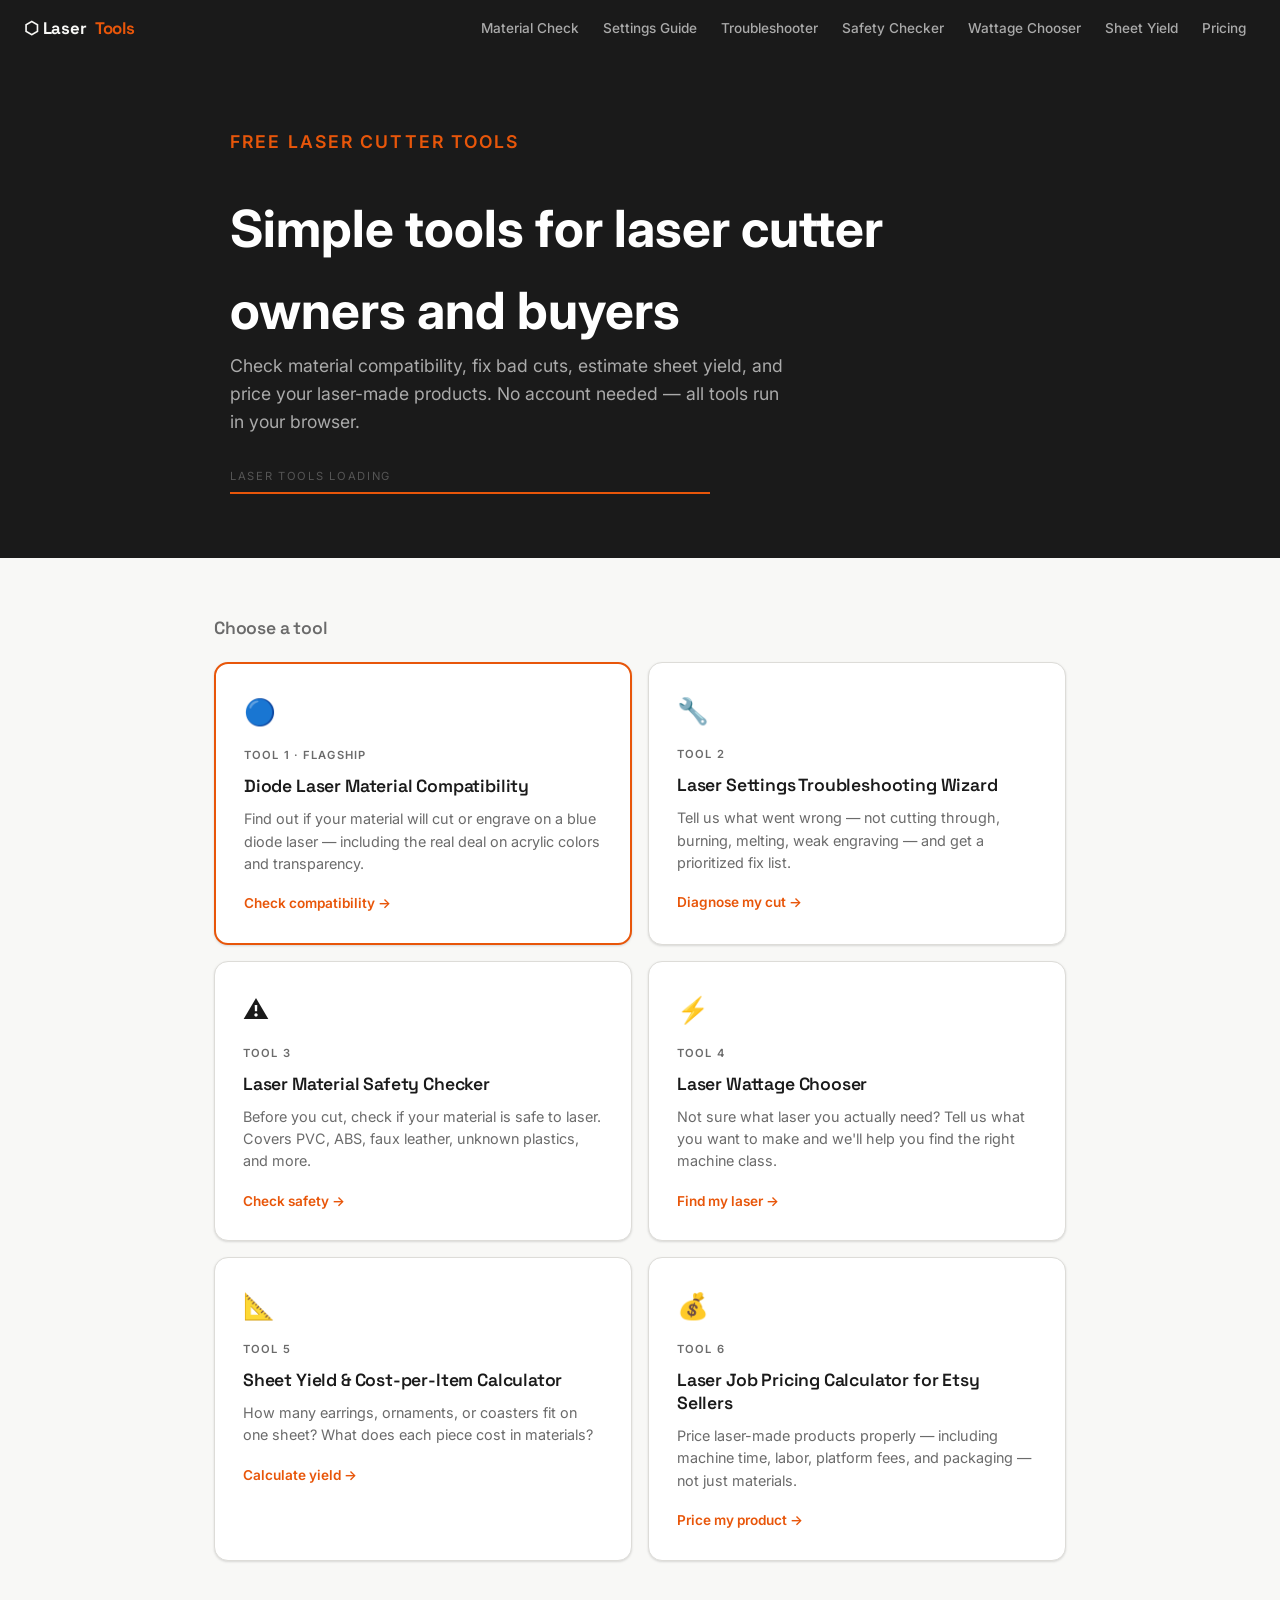
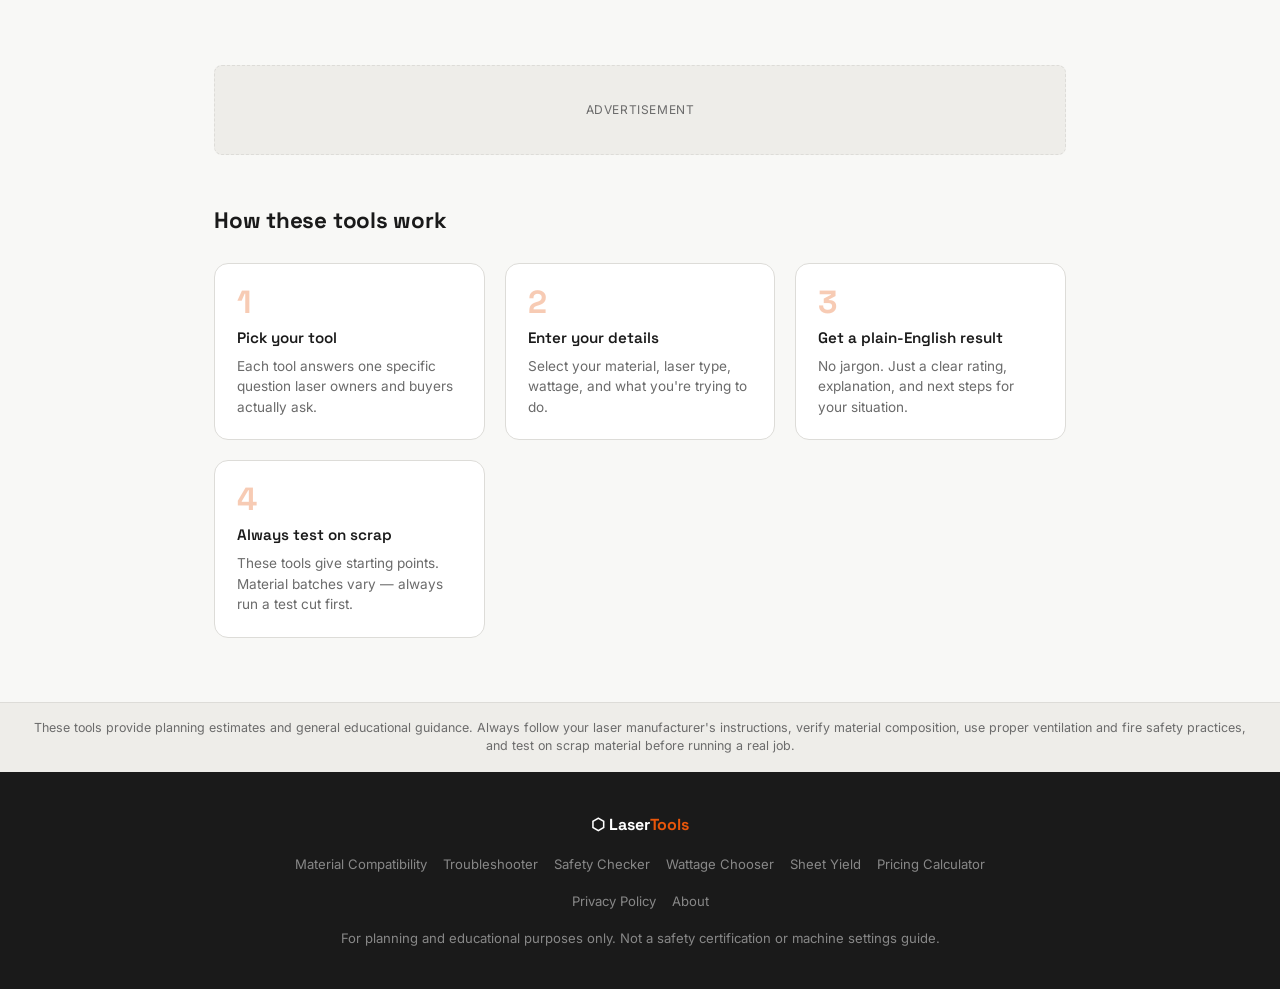
<file: index.html>
<!DOCTYPE html>
<html lang="en">
<head>
  <meta charset="UTF-8">
  <meta name="viewport" content="width=device-width, initial-scale=1.0">
  <title>Laser Cutter Tools — Material Checker, Pricing Calculator & More</title>
  <meta name="description" content="Free interactive tools for diode laser owners, laser cutter buyers, and craft sellers. Check material compatibility, troubleshoot settings, estimate sheet yield, and price your laser-made products.">
  <link rel="stylesheet" href="css/style.css">
  <style>
    .homepage-hero {
      background: var(--bg-dark);
      color: var(--text-light);
      padding: 72px 24px 64px;
    }
    .homepage-hero .inner {
      max-width: 820px;
      margin: 0 auto;
    }
    .homepage-hero .hero-eyebrow {
      color: var(--orange);
    }
    .homepage-hero h1 {
      color: white;
      font-size: clamp(2.2rem, 5vw, 3.2rem);
    }
    .homepage-hero p {
      color: #AAAAAA;
      font-size: 1.1rem;
      max-width: 560px;
      margin-bottom: 32px;
    }
    .beam-wrapper {
      margin: 32px 0 0;
      max-width: 480px;
    }
    .beam-label {
      font-size: 0.7rem;
      letter-spacing: 0.15em;
      text-transform: uppercase;
      color: #555;
      margin-bottom: 6px;
    }
    .tools-section {
      padding: 56px 0 0;
    }
    .tools-section-inner {
      max-width: 900px;
      margin: 0 auto;
      padding: 0 24px;
    }
    .tools-section-inner h2 {
      font-family: var(--font-head);
      font-size: 1.1rem;
      font-weight: 600;
      letter-spacing: -0.01em;
      color: var(--text-muted);
      margin-bottom: 20px;
    }
    .how-it-works {
      max-width: 900px;
      margin: 48px auto 0;
      padding: 0 24px 64px;
    }
    .how-it-works h2 {
      font-family: var(--font-head);
      font-size: 1.4rem;
      font-weight: 700;
      margin-bottom: 24px;
      letter-spacing: -0.01em;
    }
    .how-steps {
      display: grid;
      grid-template-columns: repeat(auto-fill, minmax(200px, 1fr));
      gap: 20px;
    }
    .how-step {
      background: white;
      border: 1px solid var(--border);
      border-radius: var(--radius-lg);
      padding: 22px;
    }
    .step-num {
      font-family: var(--font-head);
      font-size: 2rem;
      font-weight: 700;
      color: var(--orange);
      opacity: 0.3;
      line-height: 1;
      margin-bottom: 8px;
    }
    .how-step h3 {
      font-family: var(--font-head);
      font-size: 0.95rem;
      font-weight: 600;
      margin-bottom: 6px;
    }
    .how-step p {
      font-size: 0.85rem;
      color: var(--text-muted);
      line-height: 1.5;
    }
  </style>
</head>
<body>

  <nav class="site-nav">
    <div class="nav-logo">⬡ Laser<span>Tools</span></div>
    <button class="nav-mobile-toggle" onclick="toggleNav()" aria-label="Toggle menu">☰</button>
    <ul class="nav-links" id="navLinks">
      <li><a href="diode-laser-materials.html">Material Check</a></li>
      <li><a href="laser-settings-guide.html">Settings Guide</a></li>
      <li><a href="laser-settings-troubleshooter.html">Troubleshooter</a></li>
      <li><a href="laser-material-safety-checker.html">Safety Checker</a></li>
      <li><a href="laser-wattage-chooser.html">Wattage Chooser</a></li>
      <li><a href="laser-sheet-yield-calculator.html">Sheet Yield</a></li>
      <li><a href="laser-job-pricing-calculator.html">Pricing</a></li>
    </ul>
  </nav>

  <section class="homepage-hero">
    <div class="inner">
      <p class="hero-eyebrow">Free laser cutter tools</p>
      <h1>Simple tools for laser cutter owners and buyers</h1>
      <p>Check material compatibility, fix bad cuts, estimate sheet yield, and price your laser-made products. No account needed — all tools run in your browser.</p>
      <div class="beam-wrapper">
        <div class="beam-label">Laser tools loading</div>
        <div class="laser-beam"></div>
      </div>
    </div>
  </section>

  <section class="tools-section">
    <div class="tools-section-inner">
      <h2>Choose a tool</h2>
    </div>
    <div class="tools-grid">

      <a class="tool-card featured" href="diode-laser-materials.html">
        <div class="tool-card-icon">🔵</div>
        <div class="tool-card-label">Tool 1 · Flagship</div>
        <h2>Diode Laser Material Compatibility</h2>
        <p>Find out if your material will cut or engrave on a blue diode laser — including the real deal on acrylic colors and transparency.</p>
        <div class="card-cta">Check compatibility →</div>
      </a>

      <a class="tool-card" href="laser-settings-troubleshooter.html">
        <div class="tool-card-icon">🔧</div>
        <div class="tool-card-label">Tool 2</div>
        <h2>Laser Settings Troubleshooting Wizard</h2>
        <p>Tell us what went wrong — not cutting through, burning, melting, weak engraving — and get a prioritized fix list.</p>
        <div class="card-cta">Diagnose my cut →</div>
      </a>

      <a class="tool-card" href="laser-material-safety-checker.html">
        <div class="tool-card-icon">⚠️</div>
        <div class="tool-card-label">Tool 3</div>
        <h2>Laser Material Safety Checker</h2>
        <p>Before you cut, check if your material is safe to laser. Covers PVC, ABS, faux leather, unknown plastics, and more.</p>
        <div class="card-cta">Check safety →</div>
      </a>

      <a class="tool-card" href="laser-wattage-chooser.html">
        <div class="tool-card-icon">⚡</div>
        <div class="tool-card-label">Tool 4</div>
        <h2>Laser Wattage Chooser</h2>
        <p>Not sure what laser you actually need? Tell us what you want to make and we'll help you find the right machine class.</p>
        <div class="card-cta">Find my laser →</div>
      </a>

      <a class="tool-card" href="laser-sheet-yield-calculator.html">
        <div class="tool-card-icon">📐</div>
        <div class="tool-card-label">Tool 5</div>
        <h2>Sheet Yield & Cost-per-Item Calculator</h2>
        <p>How many earrings, ornaments, or coasters fit on one sheet? What does each piece cost in materials?</p>
        <div class="card-cta">Calculate yield →</div>
      </a>

      <a class="tool-card" href="laser-job-pricing-calculator.html">
        <div class="tool-card-icon">💰</div>
        <div class="tool-card-label">Tool 6</div>
        <h2>Laser Job Pricing Calculator for Etsy Sellers</h2>
        <p>Price laser-made products properly — including machine time, labor, platform fees, and packaging — not just materials.</p>
        <div class="card-cta">Price my product →</div>
      </a>

    </div>
  </section>

  <!-- Ad slot: below tool grid -->
  <div style="max-width:900px;margin:0 auto;padding:0 24px;">
    <div class="ad-slot">Advertisement</div>
  </div>

  <section class="how-it-works">
    <h2>How these tools work</h2>
    <div class="how-steps">
      <div class="how-step">
        <div class="step-num">1</div>
        <h3>Pick your tool</h3>
        <p>Each tool answers one specific question laser owners and buyers actually ask.</p>
      </div>
      <div class="how-step">
        <div class="step-num">2</div>
        <h3>Enter your details</h3>
        <p>Select your material, laser type, wattage, and what you're trying to do.</p>
      </div>
      <div class="how-step">
        <div class="step-num">3</div>
        <h3>Get a plain-English result</h3>
        <p>No jargon. Just a clear rating, explanation, and next steps for your situation.</p>
      </div>
      <div class="how-step">
        <div class="step-num">4</div>
        <h3>Always test on scrap</h3>
        <p>These tools give starting points. Material batches vary — always run a test cut first.</p>
      </div>
    </div>
  </section>

  <div class="site-disclaimer">
    These tools provide planning estimates and general educational guidance. Always follow your laser manufacturer's instructions, verify material composition, use proper ventilation and fire safety practices, and test on scrap material before running a real job.
  </div>

  <footer class="site-footer">
    <div class="footer-inner">
      <div class="footer-logo">⬡ Laser<span>Tools</span></div>
      <nav class="footer-links">
        <a href="diode-laser-materials.html">Material Compatibility</a>
        <a href="laser-settings-troubleshooter.html">Troubleshooter</a>
        <a href="laser-material-safety-checker.html">Safety Checker</a>
        <a href="laser-wattage-chooser.html">Wattage Chooser</a>
        <a href="laser-sheet-yield-calculator.html">Sheet Yield</a>
        <a href="laser-job-pricing-calculator.html">Pricing Calculator</a>
        <a href="privacy.html">Privacy Policy</a>
        <a href="about.html">About</a>
      </nav>
      <p>For planning and educational purposes only. Not a safety certification or machine settings guide.</p>
    </div>
  </footer>

  <script>
    function toggleNav() {
      document.getElementById('navLinks').classList.toggle('open');
    }
  </script>
</body>
</html>
</file>
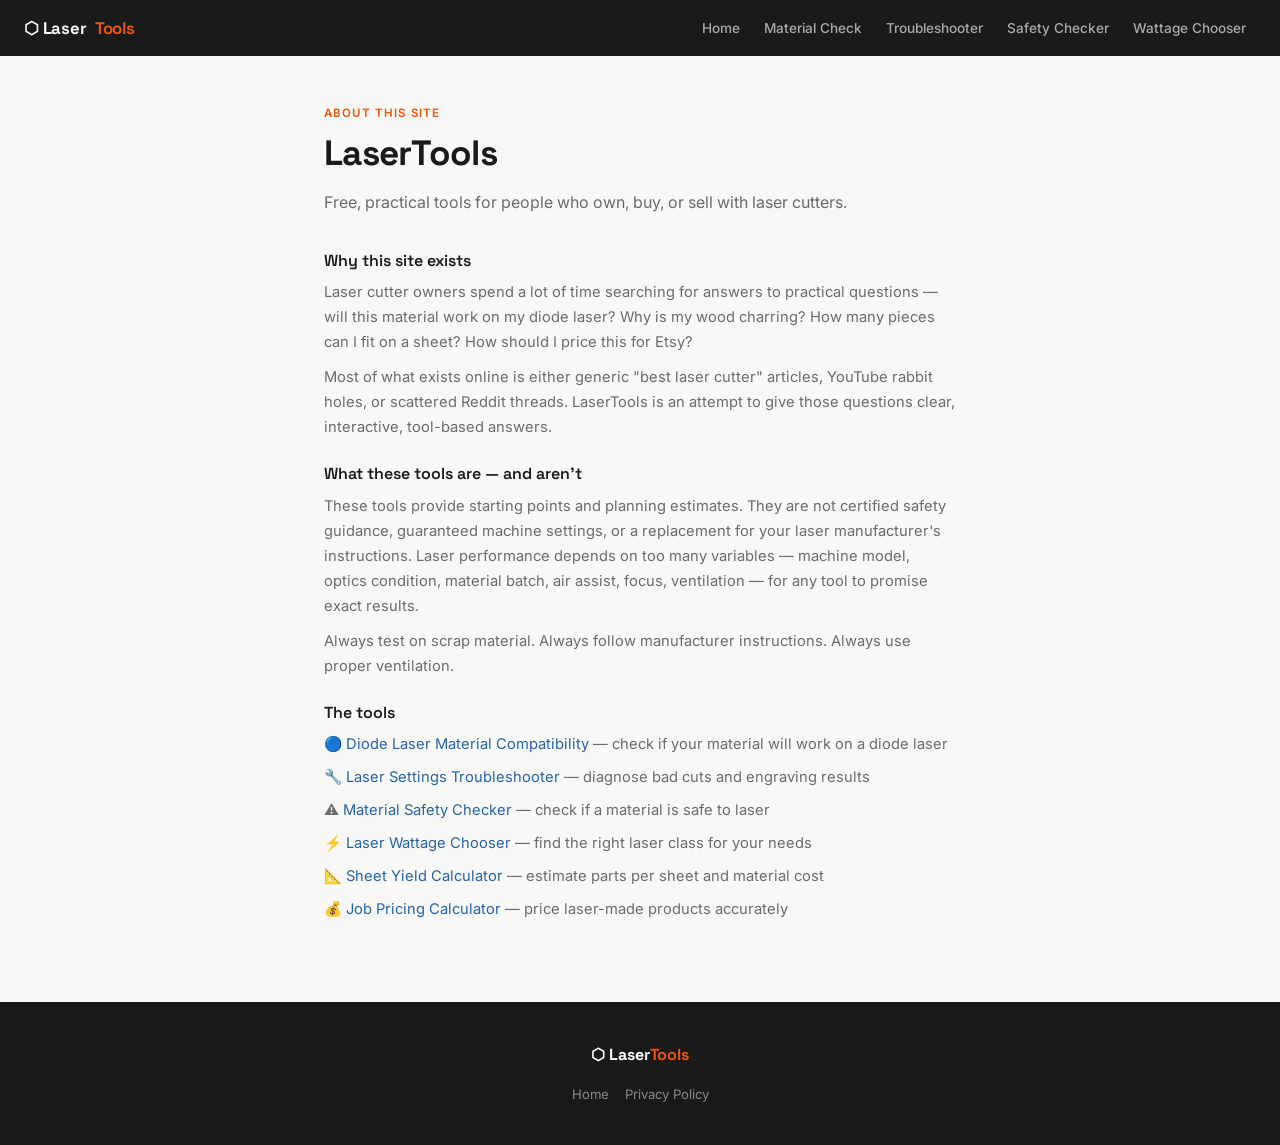
<file: about.html>
<!DOCTYPE html>
<html lang="en">
<head>
  <meta charset="UTF-8">
  <meta name="viewport" content="width=device-width, initial-scale=1.0">
  <title>About — LaserTools</title>
  <meta name="description" content="About LaserTools — free interactive tools for laser cutter owners, buyers, and craft sellers.">
  <link rel="stylesheet" href="css/style.css">
</head>
<body>

  <nav class="site-nav">
    <div class="nav-logo">⬡ Laser<span>Tools</span></div>
    <button class="nav-mobile-toggle" onclick="toggleNav()" aria-label="Toggle menu">☰</button>
    <ul class="nav-links" id="navLinks">
      <li><a href="index.html">Home</a></li>
      <li><a href="diode-laser-materials.html">Material Check</a></li>
      <li><a href="laser-settings-troubleshooter.html">Troubleshooter</a></li>
      <li><a href="laser-material-safety-checker.html">Safety Checker</a></li>
      <li><a href="laser-wattage-chooser.html">Wattage Chooser</a></li>
    </ul>
  </nav>

  <main class="page-wrap" style="max-width:680px;">
    <p class="page-eyebrow">About this site</p>
    <h1>LaserTools</h1>
    <p class="page-intro">Free, practical tools for people who own, buy, or sell with laser cutters.</p>

    <div style="font-size:0.92rem;line-height:1.7;color:var(--text-muted);display:flex;flex-direction:column;gap:20px;">

      <div>
        <h2 style="font-family:var(--font-head);font-size:1rem;font-weight:600;color:var(--text);margin-bottom:6px;">Why this site exists</h2>
        <p>Laser cutter owners spend a lot of time searching for answers to practical questions — will this material work on my diode laser? Why is my wood charring? How many pieces can I fit on a sheet? How should I price this for Etsy?</p>
        <p style="margin-top:10px;">Most of what exists online is either generic "best laser cutter" articles, YouTube rabbit holes, or scattered Reddit threads. LaserTools is an attempt to give those questions clear, interactive, tool-based answers.</p>
      </div>

      <div>
        <h2 style="font-family:var(--font-head);font-size:1rem;font-weight:600;color:var(--text);margin-bottom:6px;">What these tools are — and aren't</h2>
        <p>These tools provide starting points and planning estimates. They are not certified safety guidance, guaranteed machine settings, or a replacement for your laser manufacturer's instructions. Laser performance depends on too many variables — machine model, optics condition, material batch, air assist, focus, ventilation — for any tool to promise exact results.</p>
        <p style="margin-top:10px;">Always test on scrap material. Always follow manufacturer instructions. Always use proper ventilation.</p>
      </div>

      <div>
        <h2 style="font-family:var(--font-head);font-size:1rem;font-weight:600;color:var(--text);margin-bottom:6px;">The tools</h2>
        <ul style="display:flex;flex-direction:column;gap:8px;list-style:none;">
          <li>🔵 <a href="diode-laser-materials.html">Diode Laser Material Compatibility</a> — check if your material will work on a diode laser</li>
          <li>🔧 <a href="laser-settings-troubleshooter.html">Laser Settings Troubleshooter</a> — diagnose bad cuts and engraving results</li>
          <li>⚠️ <a href="laser-material-safety-checker.html">Material Safety Checker</a> — check if a material is safe to laser</li>
          <li>⚡ <a href="laser-wattage-chooser.html">Laser Wattage Chooser</a> — find the right laser class for your needs</li>
          <li>📐 <a href="laser-sheet-yield-calculator.html">Sheet Yield Calculator</a> — estimate parts per sheet and material cost</li>
          <li>💰 <a href="laser-job-pricing-calculator.html">Job Pricing Calculator</a> — price laser-made products accurately</li>
        </ul>
      </div>

    </div>
  </main>

  <footer class="site-footer">
    <div class="footer-inner">
      <div class="footer-logo">⬡ Laser<span>Tools</span></div>
      <nav class="footer-links">
        <a href="index.html">Home</a>
        <a href="privacy.html">Privacy Policy</a>
      </nav>
    </div>
  </footer>

  <script>
    function toggleNav() {
      document.getElementById('navLinks').classList.toggle('open');
    }
  </script>
</body>
</html>
</file>
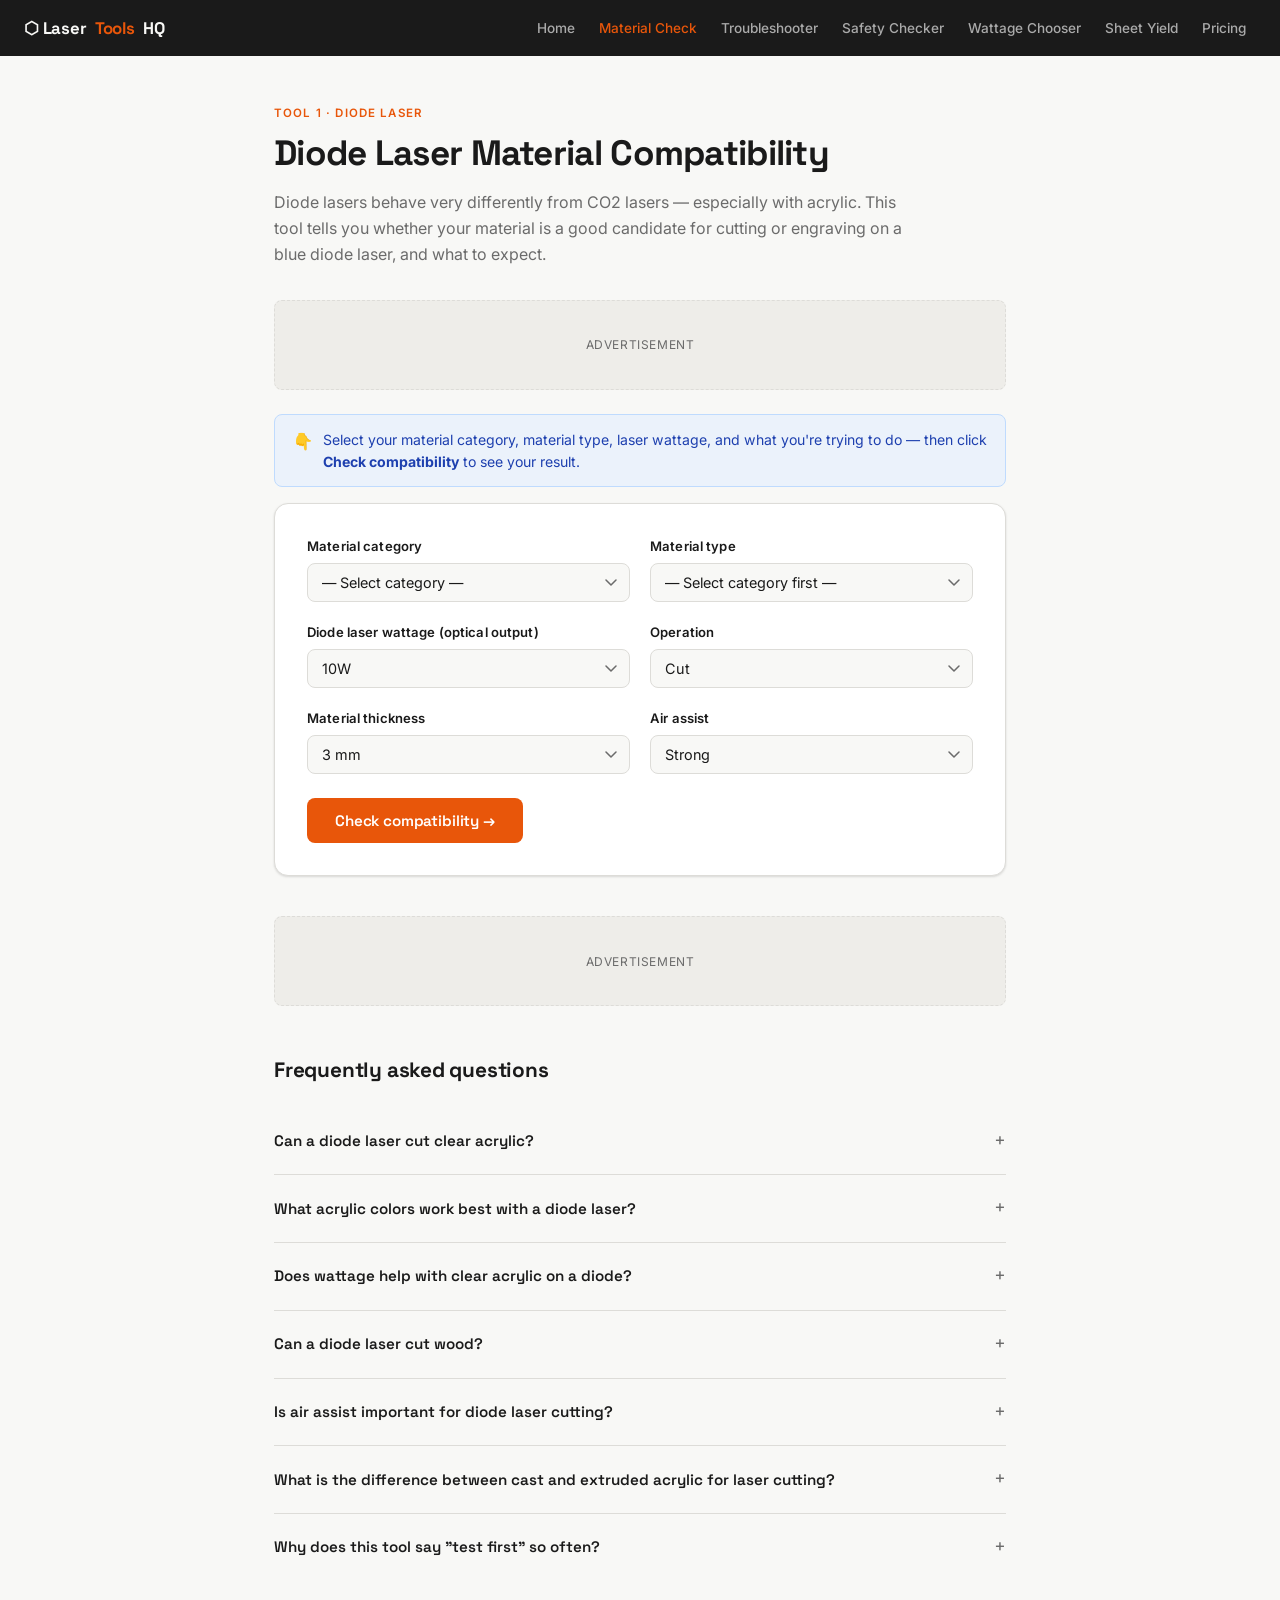
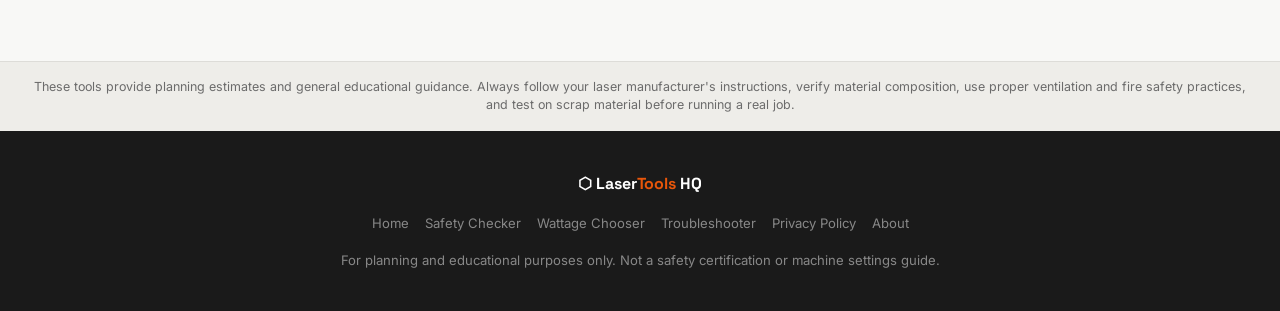
<file: diode-laser-materials.html>
<!DOCTYPE html>
<html lang="en">
<head>
  <meta charset="UTF-8">
  <meta name="viewport" content="width=device-width, initial-scale=1.0">
  <title>Diode Laser Material Compatibility Tool — Can My Diode Laser Cut This?</title>
  <meta name="description" content="Check if your material is suitable for a diode laser. Covers acrylic colors, wood, leather, metals, and more. Learn why clear acrylic is a poor diode candidate and what materials work best.">
  <link rel="stylesheet" href="css/style.css">
  <script type="application/ld+json">
  {
    "@context": "https://schema.org",
    "@type": "FAQPage",
    "mainEntity": [
      {"@type":"Question","name":"Can a diode laser cut clear acrylic?","acceptedAnswer":{"@type":"Answer","text":"Generally no. Blue diode lasers emit light at a wavelength that passes through clear acrylic rather than being absorbed, so the material does not heat up enough to cut. CO2 lasers are the better choice for clear acrylic."}},
      {"@type":"Question","name":"What acrylic colors work best with a diode laser?","acceptedAnswer":{"@type":"Answer","text":"Dark opaque colors — especially black — work best because they absorb more of the diode laser's energy. Clear, white, and transparent colored acrylics are poor candidates for diode lasers."}},
      {"@type":"Question","name":"Can a diode laser cut wood?","acceptedAnswer":{"@type":"Answer","text":"Yes. Basswood and light-colored woods are excellent candidates for diode laser cutting and engraving. Plywood works but results depend on quality and glue type."}},
      {"@type":"Question","name":"What materials can a 10W diode laser cut?","acceptedAnswer":{"@type":"Answer","text":"A 10W diode laser can typically cut thin basswood (up to 3-4mm), cardstock, paper, thin MDF, and dark acrylic with multiple passes. Results depend on air assist, focus, and material quality."}}
    ]
  }
  </script>
</head>
<body>

  <nav class="site-nav">
    <div class="nav-logo">⬡ Laser<span>Tools</span> HQ</div>
    <button class="nav-mobile-toggle" onclick="toggleNav()" aria-label="Toggle menu">☰</button>
    <ul class="nav-links" id="navLinks">
      <li><a href="index.html">Home</a></li>
      <li><a href="diode-laser-materials.html" class="active">Material Check</a></li>
      <li><a href="laser-settings-troubleshooter.html">Troubleshooter</a></li>
      <li><a href="laser-material-safety-checker.html">Safety Checker</a></li>
      <li><a href="laser-wattage-chooser.html">Wattage Chooser</a></li>
      <li><a href="laser-sheet-yield-calculator.html">Sheet Yield</a></li>
      <li><a href="laser-job-pricing-calculator.html">Pricing</a></li>
    </ul>
  </nav>

  <main class="page-wrap">

    <p class="page-eyebrow">Tool 1 · Diode Laser</p>
    <h1>Diode Laser Material Compatibility</h1>
    <p class="page-intro">
      Diode lasers behave very differently from CO2 lasers — especially with acrylic. This tool tells you whether your material is a good candidate for cutting or engraving on a blue diode laser, and what to expect.
    </p>

    <div class="ad-slot">Advertisement</div>

    <div class="callout info" style="margin-bottom:16px;">
      <span class="callout-icon">👇</span>
      <div>Select your material category, material type, laser wattage, and what you're trying to do — then click <strong>Check compatibility</strong> to see your result.</div>
    </div>

    <div class="tool-form-card">
      <div class="form-grid">

        <div class="form-group">
          <label for="material-category">Material category</label>
          <select id="material-category" onchange="onCategoryChange()">
            <option value="">— Select category —</option>
            <option value="acrylic">Acrylic / Plastic</option>
            <option value="wood">Wood</option>
            <option value="leather">Leather</option>
            <option value="metal">Coated Metal</option>
            <option value="paper">Paper / Cardboard</option>
            <option value="unsafe">Known Unsafe Material</option>
          </select>
        </div>

        <div class="form-group">
          <label for="material-type">Material type</label>
          <select id="material-type" onchange="onMaterialChange()">
            <option value="">— Select category first —</option>
          </select>
        </div>

        <div class="form-group">
          <label for="laser-wattage">Diode laser wattage (optical output)</label>
          <select id="laser-wattage">
            <option value="5">5W</option>
            <option value="10" selected>10W</option>
            <option value="20">20W</option>
            <option value="30">30W</option>
            <option value="40">40W+</option>
          </select>
        </div>

        <div class="form-group">
          <label for="operation">Operation</label>
          <select id="operation">
            <option value="cut">Cut</option>
            <option value="engrave">Engrave</option>
            <option value="mark">Mark / Score</option>
          </select>
        </div>

        <div class="form-group">
          <label for="thickness">Material thickness</label>
          <select id="thickness">
            <option value="1.5">1.5 mm</option>
            <option value="3" selected>3 mm</option>
            <option value="6">6 mm</option>
            <option value="custom">Other / custom</option>
          </select>
        </div>

        <div class="form-group">
          <label for="air-assist">Air assist</label>
          <select id="air-assist">
            <option value="none">None</option>
            <option value="low">Low / basic</option>
            <option value="strong" selected>Strong</option>
          </select>
        </div>

      </div>
      <button class="btn-check" onclick="checkCompatibility()">Check compatibility →</button>
    </div>

    <!-- RESULT PANEL -->
    <div class="result-panel" id="resultPanel">
      <div class="result-header">
        <span class="result-badge" id="resultBadge">—</span>
        <div class="result-header-text">
          <h3 id="resultTitle">—</h3>
          <p id="resultSubtitle">—</p>
        </div>
      </div>
      <div class="result-body">
        <div class="result-section">
          <h4>What to expect</h4>
          <p id="resultExpectation">—</p>
        </div>
        <div id="wattageNote" class="result-section" style="display:none;">
          <h4>Wattage note</h4>
          <p id="wattageNoteText">—</p>
        </div>
        <div id="thicknessNote" class="result-section" style="display:none;">
          <h4>Thickness note</h4>
          <p id="thicknessNoteText">—</p>
        </div>
        <div id="betterLaserSection" class="result-section" style="display:none;">
          <h4>Better laser type for this material</h4>
          <p id="betterLaserText">—</p>
        </div>
        <div class="result-section">
          <h4>Safety note</h4>
          <div id="safetyCallout">—</div>
        </div>
        <div class="result-section">
          <div class="callout tip">
            <span class="callout-icon">🧪</span>
            <div><strong>Always run a test first.</strong> Cut a small test grid at varying speed and power on a scrap piece of your exact material batch before running a full job. Material composition varies between suppliers and batches.</div>
          </div>
        </div>
        <div class="result-section">
          <h4>Related tools</h4>
          <div class="related-links">
            <a class="related-link" href="laser-material-safety-checker.html">⚠️ Safety Checker</a>
            <a class="related-link" href="laser-wattage-chooser.html">⚡ Wattage Chooser</a>
            <a class="related-link" href="laser-settings-troubleshooter.html">🔧 Troubleshooter</a>
          </div>
        </div>
      </div>
    </div>

    <div class="ad-slot" id="adAfterResult" style="display:none;">Advertisement</div>

    <!-- CATEGORY NOTE (non-acrylic) -->
    <div id="generalCategoryNote" style="margin:32px 0 0;display:none;">
      <div class="callout info">
        <span class="callout-icon">ℹ️</span>
        <p id="generalCategoryText" style="font-size:0.9rem;line-height:1.6;margin:0;"></p>
      </div>
    </div>

    <!-- ACRYLIC EXPLAINER -->
    <div id="acrylicExplainer" style="margin:40px 0 0;display:none;">
      <h2 style="font-family:var(--font-head);font-size:1.3rem;font-weight:700;letter-spacing:-0.01em;margin-bottom:16px;">Why acrylic is tricky for diode lasers</h2>
      <p style="color:var(--text-muted);font-size:0.92rem;line-height:1.65;margin-bottom:16px;">
        CO2 lasers produce infrared light at 10,600nm, which acrylic absorbs very efficiently regardless of color. Blue diode lasers produce visible light at around 445–450nm. Clear and light-colored acrylics transmit much of this wavelength rather than absorbing it — so the material doesn't heat up enough to cut.
      </p>
      <p style="color:var(--text-muted);font-size:0.92rem;line-height:1.65;">
        Dark opaque acrylics absorb more of the diode beam and can cut with enough passes, but results still depend heavily on the exact formulation, thickness, air assist, and focus.
      </p>
      <div style="margin-top:24px;overflow-x:auto;">
        <table style="width:100%;border-collapse:collapse;font-size:0.85rem;">
          <thead>
            <tr style="background:var(--bg-card);">
              <th style="text-align:left;padding:10px 14px;border:1px solid var(--border);font-family:var(--font-head);">Acrylic type</th>
              <th style="text-align:left;padding:10px 14px;border:1px solid var(--border);font-family:var(--font-head);">Diode laser result</th>
              <th style="text-align:left;padding:10px 14px;border:1px solid var(--border);font-family:var(--font-head);">Better option?</th>
            </tr>
          </thead>
          <tbody>
            <tr><td style="padding:10px 14px;border:1px solid var(--border);">Clear acrylic</td><td style="padding:10px 14px;border:1px solid var(--border);color:var(--red);">Poor — beam often passes through</td><td style="padding:10px 14px;border:1px solid var(--border);">CO2 laser</td></tr>
            <tr style="background:var(--bg);"><td style="padding:10px 14px;border:1px solid var(--border);">White acrylic</td><td style="padding:10px 14px;border:1px solid var(--border);color:var(--amber);">Often inconsistent</td><td style="padding:10px 14px;border:1px solid var(--border);">CO2 laser</td></tr>
            <tr><td style="padding:10px 14px;border:1px solid var(--border);">Black opaque acrylic</td><td style="padding:10px 14px;border:1px solid var(--border);color:var(--green);">Better — absorbs diode energy well</td><td style="padding:10px 14px;border:1px solid var(--border);">—</td></tr>
            <tr style="background:var(--bg);"><td style="padding:10px 14px;border:1px solid var(--border);">Dark opaque colors</td><td style="padding:10px 14px;border:1px solid var(--border);color:var(--blue);">Possible — test first</td><td style="padding:10px 14px;border:1px solid var(--border);">—</td></tr>
            <tr><td style="padding:10px 14px;border:1px solid var(--border);">Transparent colored</td><td style="padding:10px 14px;border:1px solid var(--border);color:var(--amber);">Often poor — still transmits beam</td><td style="padding:10px 14px;border:1px solid var(--border);">CO2 laser</td></tr>
            <tr style="background:var(--bg);"><td style="padding:10px 14px;border:1px solid var(--border);">Mirror acrylic</td><td style="padding:10px 14px;border:1px solid var(--border);color:var(--amber);">Caution — verify backing first</td><td style="padding:10px 14px;border:1px solid var(--border);">Test carefully</td></tr>
            <tr><td style="padding:10px 14px;border:1px solid var(--border);">Glitter acrylic</td><td style="padding:10px 14px;border:1px solid var(--border);color:var(--amber);">Caution — unknown additives</td><td style="padding:10px 14px;border:1px solid var(--border);">Test carefully</td></tr>
            <tr style="background:var(--bg);"><td style="padding:10px 14px;border:1px solid var(--border);">Unknown plastic</td><td style="padding:10px 14px;border:1px solid var(--border);color:var(--red);">Do not laser — verify first</td><td style="padding:10px 14px;border:1px solid var(--border);">Identify material first</td></tr>
          </tbody>
        </table>
      </div>
    </div>

    <div class="ad-slot" style="margin-top:40px;">Advertisement</div>

    <section class="faq-section">
      <h2>Frequently asked questions</h2>
      <div class="faq-item"><div class="faq-q" onclick="toggleFaq(this)">Can a diode laser cut clear acrylic?</div><div class="faq-a">Generally no. Blue diode lasers emit light at a wavelength (around 445nm) that passes through clear acrylic rather than being absorbed by it. The material doesn't heat up enough to cut. CO2 lasers are the correct tool for clear acrylic.</div></div>
      <div class="faq-item"><div class="faq-q" onclick="toggleFaq(this)">What acrylic colors work best with a diode laser?</div><div class="faq-a">Dark opaque colors — especially black — work best because they absorb more of the diode laser's blue light. The darker and more opaque the color, the more laser energy the material absorbs. Clear, white, light-colored, and transparent acrylics are poor candidates.</div></div>
      <div class="faq-item"><div class="faq-q" onclick="toggleFaq(this)">Does wattage help with clear acrylic on a diode?</div><div class="faq-a">Not significantly. The problem is not power but wavelength. Higher wattage will not meaningfully improve absorption if the material is transmitting the beam. More power just risks fire and melting. A CO2 laser is the right solution for clear acrylic.</div></div>
      <div class="faq-item"><div class="faq-q" onclick="toggleFaq(this)">Can a diode laser cut wood?</div><div class="faq-a">Yes. Basswood and similarly light-colored, low-density woods are excellent candidates for diode lasers. Plywood cuts well too, but result quality depends heavily on the grade of plywood and the type of adhesive used between layers. Laser-grade birch ply is the most reliable option.</div></div>
      <div class="faq-item"><div class="faq-q" onclick="toggleFaq(this)">Is air assist important for diode laser cutting?</div><div class="faq-a">Yes — air assist makes a significant difference. It blows smoke and debris out of the cut path, reduces charring, improves cut quality, and helps prevent fires. Even a basic air pump improves results noticeably compared to no air assist at all.</div></div>
      <div class="faq-item"><div class="faq-q" onclick="toggleFaq(this)">What is the difference between cast and extruded acrylic for laser cutting?</div><div class="faq-a">Cast acrylic generally cuts and engraves better than extruded acrylic regardless of laser type. Cast acrylic produces cleaner edges and engraves with a frosted finish. Extruded acrylic is cheaper but can melt rather than vaporize cleanly.</div></div>
      <div class="faq-item"><div class="faq-q" onclick="toggleFaq(this)">Why does this tool say "test first" so often?</div><div class="faq-a">Because laser performance genuinely varies — not just between machine models and wattages, but between material batches from the same supplier. A compatibility rating tells you the expected behavior, but actual results depend on your specific machine, optics condition, focus accuracy, and the exact formulation of your material. A small test grid takes two minutes and saves wasted sheets.</div></div>
    </section>

  </main>

  <div class="site-disclaimer">
    These tools provide planning estimates and general educational guidance. Always follow your laser manufacturer's instructions, verify material composition, use proper ventilation and fire safety practices, and test on scrap material before running a real job.
  </div>

  <footer class="site-footer">
    <div class="footer-inner">
      <div class="footer-logo">⬡ Laser<span>Tools</span> HQ</div>
      <nav class="footer-links">
        <a href="index.html">Home</a>
        <a href="laser-material-safety-checker.html">Safety Checker</a>
        <a href="laser-wattage-chooser.html">Wattage Chooser</a>
        <a href="laser-settings-troubleshooter.html">Troubleshooter</a>
        <a href="privacy.html">Privacy Policy</a>
        <a href="about.html">About</a>
      </nav>
      <p>For planning and educational purposes only. Not a safety certification or machine settings guide.</p>
    </div>
  </footer>

<script>
// ============================================
// ALL DATA INLINE — no external file dependency
// ============================================

var MATERIALS = {
  "cast-acrylic-black": {
    name: "Cast Acrylic — Black Opaque",
    diode: {
      cut:     { rating: "possible" },
      engrave: { rating: "good" },
      notes: "Black opaque cast acrylic absorbs diode laser energy better than clear or white. Cutting is possible but depends on thickness and exact formulation. Engraving generally works well. Always test your specific sheet."
    },
    safety: { status: "caution", label: "Use caution / verify composition", hazards: ["Acrylic fumes — use ventilation", "Fire risk at high power"], disclaimer: "Acrylic produces fumes when cut. Ensure adequate ventilation or fume extraction. Never leave the machine unattended." },
    betterLaserTypes: []
  },
  "cast-acrylic-clear": {
    name: "Cast Acrylic — Clear / Transparent",
    diode: {
      cut:     { rating: "not-recommended" },
      engrave: { rating: "difficult" },
      notes: "A blue diode laser beam often passes through clear acrylic rather than being absorbed. CO2 is strongly recommended for clear acrylic cutting. Engraving may produce very faint results unless the surface is masked or coated first."
    },
    safety: { status: "caution", label: "Use caution / verify composition", hazards: ["Acrylic fumes — use ventilation", "Fire risk at high power"], disclaimer: "Acrylic produces fumes when cut. Ensure adequate ventilation." },
    betterLaserTypes: ["CO2"]
  },
  "cast-acrylic-white": {
    name: "Cast Acrylic — White Opaque",
    diode: {
      cut:     { rating: "difficult" },
      engrave: { rating: "difficult" },
      notes: "White acrylic may reflect or scatter much of the diode laser energy. Results are often inconsistent. Some users have success with multiple slow passes at high power, but this increases charring risk. Test before committing to a project."
    },
    safety: { status: "caution", label: "Use caution / verify composition", hazards: ["Acrylic fumes — use ventilation"], disclaimer: "Acrylic produces fumes when cut. Ensure adequate ventilation." },
    betterLaserTypes: ["CO2"]
  },
  "cast-acrylic-dark-opaque": {
    name: "Cast Acrylic — Dark Opaque Colors",
    diode: {
      cut:     { rating: "possible" },
      engrave: { rating: "good" },
      notes: "Darker opaque colors (navy, forest green, dark red, dark purple) absorb diode energy better than light or clear shades. Results vary by exact color and formulation. Run a test grid before a real project."
    },
    safety: { status: "caution", label: "Use caution / verify composition", hazards: ["Acrylic fumes — use ventilation"], disclaimer: "Acrylic produces fumes when cut. Ensure adequate ventilation." },
    betterLaserTypes: []
  },
  "cast-acrylic-transparent-colored": {
    name: "Cast Acrylic — Transparent Colored",
    diode: {
      cut:     { rating: "difficult" },
      engrave: { rating: "not-recommended" },
      notes: "Transparent colored acrylic may still transmit too much diode laser energy, depending on color depth and formulation. Darker transparent colors perform better than lighter ones, but results are inconsistent. CO2 is the better choice."
    },
    safety: { status: "caution", label: "Use caution / verify composition", hazards: ["Acrylic fumes — use ventilation"], disclaimer: "Acrylic produces fumes when cut. Ensure adequate ventilation." },
    betterLaserTypes: ["CO2"]
  },
  "mirror-acrylic": {
    name: "Mirror Acrylic",
    diode: {
      cut:     { rating: "caution" },
      engrave: { rating: "caution" },
      notes: "Mirror acrylic has a metallic backing that reflects the laser beam and can vary in composition. The backing and coating materials affect both performance and fume safety. Tip: place the sheet mirror-side DOWN so the laser cuts through the plain acrylic side first — this avoids beam reflection off the mirror surface and typically produces a cleaner cut edge. Check your supplier's data sheet for backing composition before lasering."
    },
    safety: { status: "caution", label: "Use caution / verify composition", hazards: ["Unknown backing composition", "Possible metallic fumes", "Beam reflection risk if cut mirror-side up"], disclaimer: "Always cut mirror acrylic face-down (mirror side toward the bed). Reflective surfaces can redirect laser beams. Verify backing material composition with your supplier." },
    betterLaserTypes: []
  },
  "glitter-acrylic": {
    name: "Glitter Acrylic",
    diode: {
      cut:     { rating: "caution" },
      engrave: { rating: "caution" },
      notes: "Glitter fillers and unknown additives can affect cutting quality, produce unexpected fumes, and cause rough edges. The glitter particles may be metallic or plastic. Test cautiously with good ventilation."
    },
    safety: { status: "caution", label: "Use caution / verify composition", hazards: ["Unknown glitter filler composition", "Possible metallic particulates", "Rough edges and debris"], disclaimer: "Verify glitter filler composition with your supplier before lasering." },
    betterLaserTypes: []
  },
  "unknown-plastic": {
    name: "Unknown Plastic / Acrylic",
    diode: {
      cut:     { rating: "unsafe" },
      engrave: { rating: "unsafe" },
      notes: "Do not assume an unknown plastic is safe to laser. Many plastics — including PVC, ABS, polycarbonate, and foam-core boards — release toxic or corrosive fumes when cut. Verify the material and check safety data before lasering."
    },
    safety: { status: "do-not-laser", label: "Unknown / do not assume safe", hazards: ["Possible chlorine gas (PVC)", "Possible toxic fumes (ABS)", "Unknown fire risk"], disclaimer: "NEVER laser an unknown plastic. Identify the material completely before use." },
    betterLaserTypes: []
  },
  "basswood": {
    name: "Basswood",
    diode: {
      cut:     { rating: "good" },
      engrave: { rating: "good" },
      notes: "Basswood is one of the most diode-laser-friendly woods. It is light, consistent in density, and cuts cleanly with good air assist. Excellent for ornaments, signs, and craft items."
    },
    safety: { status: "generally-laserable", label: "Generally laserable with precautions", hazards: ["Wood smoke — use ventilation", "Fire risk — monitor closely"], disclaimer: "All wood cutting produces smoke. Use ventilation and never leave the machine unattended." },
    betterLaserTypes: []
  },
  "plywood": {
    name: "Plywood (craft/birch)",
    diode: {
      cut:     { rating: "possible" },
      engrave: { rating: "good" },
      notes: "Laser-grade birch plywood cuts reasonably well on higher-power diodes (10W+). Standard construction plywood contains voids and glue layers that can cause inconsistent cuts and produce additional fumes from adhesives. Use laser-grade ply when possible."
    },
    safety: { status: "caution", label: "Use caution / verify composition", hazards: ["Glue fumes from adhesive layers", "Wood smoke", "Fire risk"], disclaimer: "Plywood adhesive fumes can be harmful. Use proper ventilation." },
    betterLaserTypes: []
  },
  "mdf": {
    name: "MDF (Medium Density Fiberboard)",
    diode: {
      cut:     { rating: "possible" },
      engrave: { rating: "good" },
      notes: "MDF engraves very consistently due to its uniform density. Cutting is possible on higher-wattage diodes but MDF contains formaldehyde-based binders that produce significant fumes. Strong ventilation or fume extraction is essential."
    },
    safety: { status: "caution", label: "Use caution / verify composition", hazards: ["Formaldehyde from binders", "Fine particulate dust", "Fire risk"], disclaimer: "MDF cutting produces formaldehyde-containing fumes. Use a fume extractor with carbon filtration." },
    betterLaserTypes: []
  },
  "veg-tan-leather": {
    name: "Vegetable-Tanned Leather",
    diode: {
      cut:     { rating: "good" },
      engrave: { rating: "good" },
      notes: "Vegetable-tanned leather is the preferred type for laser cutting. It cuts cleanly and engraves with excellent contrast. Results vary by thickness and tannin content."
    },
    safety: { status: "generally-laserable", label: "Generally laserable with precautions", hazards: ["Leather smoke — use ventilation"], disclaimer: "Leather produces smoke when cut. Use ventilation." },
    betterLaserTypes: []
  },
  "chrome-tanned-leather": {
    name: "Chrome-Tanned Leather",
    diode: {
      cut:     { rating: "caution" },
      engrave: { rating: "caution" },
      notes: "Chrome-tanned leather may release hexavalent chromium compounds when lasered, which are toxic. Avoid unless you can confirm the tanning process and have proper extraction. Opt for vegetable-tanned leather when possible."
    },
    safety: { status: "caution", label: "Use caution / verify composition", hazards: ["Possible chromium fumes (toxic)", "Leather smoke"], disclaimer: "Chrome-tanned leather may release hazardous fumes. Verify with supplier and use fume extraction." },
    betterLaserTypes: []
  },
  "faux-leather": {
    name: "Faux Leather / PU Leather",
    diode: {
      cut:     { rating: "caution" },
      engrave: { rating: "caution" },
      notes: "Faux leather is a broad category. PU (polyurethane) faux leather is generally considered safer to laser than PVC-based faux leather. PVC releases chlorine-containing toxic gases. Always confirm the material is PU and not PVC before lasering."
    },
    safety: { status: "caution", label: "Use caution / verify composition", hazards: ["PVC-based faux leather releases chlorine gas (toxic)", "Unknown coatings and backing materials"], disclaimer: "Do not laser PVC-based faux leather. Confirm the material is PU, not PVC, before use." },
    betterLaserTypes: []
  },
  "anodized-aluminum": {
    name: "Anodized Aluminum",
    diode: {
      cut:     { rating: "not-recommended" },
      engrave: { rating: "good" },
      notes: "Anodized aluminum cannot be cut by diode lasers but marks and engraves very well. The laser removes the colored anodized layer to reveal the silver aluminum beneath, creating high-contrast permanent marks. Excellent for name tags, badges, and personalized items."
    },
    safety: { status: "generally-laserable", label: "Generally laserable with precautions", hazards: ["Aluminum oxide dust — use ventilation"], disclaimer: "Use ventilation when engraving metal. Do not breathe metal dust or fumes." },
    betterLaserTypes: ["Fiber (for deep engraving)"]
  },
  "cardstock-paper": {
    name: "Cardstock / Paper",
    diode: {
      cut:     { rating: "good" },
      engrave: { rating: "good" },
      notes: "Paper and cardstock cut easily on even low-powered diodes. Watch for fire risk — paper ignites easily. Use good air assist to blow away sparks and monitor the cut closely. Avoid coated or glossy papers with unknown coatings."
    },
    safety: { status: "generally-laserable", label: "Generally laserable with precautions", hazards: ["High fire risk", "Paper smoke and particulates"], disclaimer: "Paper is a fire risk. Never leave the machine unattended. Use air assist." },
    betterLaserTypes: []
  },
  "pvc-vinyl": {
    name: "PVC / Vinyl",
    diode: {
      cut:     { rating: "unsafe" },
      engrave: { rating: "unsafe" },
      notes: "PVC and vinyl release hydrochloric acid gas when lasered — a toxic and corrosive fume that is dangerous to inhale and will damage your laser's optics and electronics. This is one of the most important materials to avoid."
    },
    safety: { status: "do-not-laser", label: "Do not laser", hazards: ["Hydrochloric acid gas (toxic, corrosive)", "Damages laser optics and electronics", "Serious health risk"], disclaimer: "NEVER laser PVC or vinyl. The fumes are toxic and will corrode your machine." },
    betterLaserTypes: []
  },
  "abs-plastic": {
    name: "ABS Plastic",
    diode: {
      cut:     { rating: "unsafe" },
      engrave: { rating: "unsafe" },
      notes: "ABS melts rather than cuts cleanly and releases cyanide-containing fumes when burned. It also tends to warp and produce rough, fire-prone results. Avoid entirely."
    },
    safety: { status: "do-not-laser", label: "Do not laser", hazards: ["Cyanide-containing fumes (toxic)", "Melts badly — fire risk", "Corrosive to machine internals"], disclaimer: "NEVER laser ABS. Fumes are toxic. Use cast acrylic instead." },
    betterLaserTypes: []
  }
};

var RATING_CONFIG = {
  "good":            { label: "Good candidate",              cssClass: "badge-good",           icon: "✓" },
  "possible":        { label: "Possible — test first",       cssClass: "badge-possible",        icon: "◑" },
  "difficult":       { label: "Difficult for diode",         cssClass: "badge-difficult",       icon: "△" },
  "caution":         { label: "Caution — verify first",      cssClass: "badge-caution",         icon: "⚠" },
  "not-recommended": { label: "Not recommended",             cssClass: "badge-not-recommended", icon: "✕" },
  "unsafe":          { label: "Do not laser / safety risk",  cssClass: "badge-unsafe",          icon: "✕" }
};

var CATEGORY_MATERIALS = {
  acrylic: [
    { id: "cast-acrylic-black",               name: "Black opaque acrylic" },
    { id: "cast-acrylic-clear",               name: "Clear / transparent acrylic" },
    { id: "cast-acrylic-white",               name: "White acrylic" },
    { id: "cast-acrylic-dark-opaque",         name: "Dark opaque colors (navy, dark red, etc.)" },
    { id: "cast-acrylic-transparent-colored", name: "Transparent colored acrylic" },
    { id: "mirror-acrylic",                   name: "Mirror acrylic" },
    { id: "glitter-acrylic",                  name: "Glitter acrylic" },
    { id: "unknown-plastic",                  name: "Unknown plastic / unlabeled acrylic" }
  ],
  wood:    [
    { id: "basswood", name: "Basswood" },
    { id: "plywood",  name: "Plywood (craft/birch)" },
    { id: "mdf",      name: "MDF (medium density fiberboard)" }
  ],
  leather: [
    { id: "veg-tan-leather",       name: "Vegetable-tanned leather" },
    { id: "chrome-tanned-leather", name: "Chrome-tanned leather" },
    { id: "faux-leather",          name: "Faux / PU leather" }
  ],
  metal:   [ { id: "anodized-aluminum", name: "Anodized aluminum" } ],
  paper:   [ { id: "cardstock-paper",   name: "Cardstock / paper" } ],
  unsafe:  [
    { id: "pvc-vinyl",   name: "PVC / vinyl" },
    { id: "abs-plastic", name: "ABS plastic" }
  ]
};

var CATEGORY_NOTES = {
  wood:    "Wood absorbs diode laser energy well, especially lighter woods like basswood. Density, knots, grain direction, and glue layers in plywood all affect cut quality. Laser-grade materials always outperform construction-grade.",
  leather: "Vegetable-tanned leather is the gold standard for laser cutting. Chrome-tanned and faux leathers introduce chemical variables that may produce hazardous fumes — always verify the tanning or composition method before lasering.",
  metal:   "Diode lasers cannot cut metal but can mark and engrave coated or anodized metals well. The laser removes a surface coating rather than cutting the material itself.",
  paper:   "Paper and cardstock are among the easiest diode laser materials. The main risk is fire — paper ignites easily, so always use air assist and never leave the machine unattended.",
  unsafe:  "These materials are flagged as unsafe or do-not-laser for important reasons. Please read the result carefully before attempting to cut or engrave them."
};

function onCategoryChange() {
  var cat = document.getElementById('material-category').value;
  var typeSelect = document.getElementById('material-type');

  // Rebuild material dropdown
  typeSelect.innerHTML = '<option value="">— Select material —</option>';
  if (cat && CATEGORY_MATERIALS[cat]) {
    CATEGORY_MATERIALS[cat].forEach(function(m) {
      var opt = document.createElement('option');
      opt.value = m.id;
      opt.textContent = m.name;
      typeSelect.appendChild(opt);
    });
  }

  // Hide result panel
  document.getElementById('resultPanel').classList.remove('visible');
  document.getElementById('adAfterResult').style.display = 'none';

  // Show/hide explainers
  var acrylicDiv = document.getElementById('acrylicExplainer');
  var noteDiv    = document.getElementById('generalCategoryNote');
  var noteText   = document.getElementById('generalCategoryText');

  if (cat === 'acrylic') {
    acrylicDiv.style.display = 'block';
    noteDiv.style.display    = 'none';
  } else if (cat && CATEGORY_NOTES[cat]) {
    acrylicDiv.style.display = 'none';
    noteDiv.style.display    = 'block';
    noteText.textContent     = CATEGORY_NOTES[cat];
  } else {
    acrylicDiv.style.display = 'none';
    noteDiv.style.display    = 'none';
  }
}

function onMaterialChange() {
  document.getElementById('resultPanel').classList.remove('visible');
  document.getElementById('adAfterResult').style.display = 'none';
}

function checkCompatibility() {
  var materialId = document.getElementById('material-type').value;
  var operation  = document.getElementById('operation').value;
  var wattage    = parseInt(document.getElementById('laser-wattage').value);
  var thickness  = document.getElementById('thickness').value;
  var airAssist  = document.getElementById('air-assist').value;

  if (!materialId) {
    alert('Please select a material category and material type first.');
    return;
  }

  var mat = MATERIALS[materialId];
  if (!mat) { alert('Material data not found. Please try again.'); return; }

  var opKey  = (operation === 'mark') ? 'engrave' : operation;
  var diode  = mat.diode;
  var rating = diode[opKey] ? diode[opKey].rating : diode.cut.rating;
  var rc     = RATING_CONFIG[rating];

  // Badge
  var badge = document.getElementById('resultBadge');
  badge.textContent = rc.icon + ' ' + rc.label;
  badge.className   = 'result-badge ' + rc.cssClass;

  // Header
  var opLabel = operation === 'cut' ? 'Cutting' : operation === 'engrave' ? 'Engraving' : 'Marking';
  document.getElementById('resultTitle').textContent    = mat.name + ' — ' + opLabel;
  document.getElementById('resultSubtitle').textContent = 'Diode laser · ' + wattage + 'W · ' + (thickness !== 'custom' ? thickness + 'mm' : 'custom thickness');
  document.getElementById('resultExpectation').textContent = diode.notes;

  // Wattage note
  var wn = document.getElementById('wattageNote');
  var wt = document.getElementById('wattageNoteText');
  if (wattage <= 5 && (rating === 'possible' || rating === 'difficult')) {
    wn.style.display = 'block';
    wt.textContent = 'At 5W optical output, cutting performance will be limited even for compatible materials. Multiple slow passes and strong air assist are essential. Consider a higher-wattage diode or a CO2 laser for production use.';
  } else if (wattage >= 20 && rating === 'possible') {
    wn.style.display = 'block';
    wt.textContent = 'At ' + wattage + 'W you have more power to work with, which may improve results — but wattage alone doesn\'t overcome wavelength absorption issues. Test first.';
  } else {
    wn.style.display = 'none';
  }

  // Thickness note
  var tn = document.getElementById('thicknessNote');
  var tt = document.getElementById('thicknessNoteText');
  if (thickness === '6' && (rating === 'possible' || rating === 'difficult')) {
    tn.style.display = 'block';
    tt.textContent = 'At 6mm, even compatible materials become significantly harder to cut on a diode laser. Multiple passes, slow speed, and strong air assist are required. Thinner material (1.5–3mm) will give more reliable results.';
  } else if (thickness === 'custom') {
    tn.style.display = 'block';
    tt.textContent = 'For custom thicknesses, start with your thinnest available scrap piece to find settings that work, then adjust for your actual material thickness.';
  } else {
    tn.style.display = 'none';
  }

  // Better laser type
  var bl = document.getElementById('betterLaserSection');
  var bt = document.getElementById('betterLaserText');
  if (mat.betterLaserTypes && mat.betterLaserTypes.length > 0) {
    bl.style.display = 'block';
    bt.textContent   = mat.betterLaserTypes.join(', ') + ' laser(s) are generally better suited to this material. See the Wattage Chooser to compare laser types.';
  } else {
    bl.style.display = 'none';
  }

  // Safety callout
  var safety = mat.safety;
  var calloutClass = 'callout info';
  var calloutIcon  = 'ℹ️';
  if (safety.status === 'do-not-laser')        { calloutClass = 'callout danger';  calloutIcon = '🚫'; }
  else if (safety.status === 'caution')         { calloutClass = 'callout warning'; calloutIcon = '⚠️'; }
  else if (safety.status === 'generally-laserable') { calloutClass = 'callout tip'; calloutIcon = '✅'; }

  var hazardList = safety.hazards.map(function(h){ return '• ' + h; }).join('<br>');
  var safetyHTML = '<div class="' + calloutClass + '"><span class="callout-icon">' + calloutIcon + '</span><div><strong>' + safety.label + '</strong><br>' + safety.disclaimer + '<br><br>' + hazardList + '</div></div>';

  if (airAssist === 'none' && (rating === 'good' || rating === 'possible')) {
    safetyHTML += '<div class="callout warning" style="margin-top:10px;"><span class="callout-icon">💨</span><div><strong>No air assist selected.</strong> Air assist significantly improves cut quality, reduces charring, and lowers fire risk. Even a basic air pump makes a real difference.</div></div>';
  }
  document.getElementById('safetyCallout').innerHTML = safetyHTML;

  // Show result
  document.getElementById('resultPanel').classList.add('visible');
  document.getElementById('adAfterResult').style.display = 'flex';
  document.getElementById('resultPanel').scrollIntoView({ behavior: 'smooth', block: 'nearest' });
}

function toggleFaq(el) {
  el.parentElement.classList.toggle('open');
}

function toggleNav() {
  document.getElementById('navLinks').classList.toggle('open');
}
</script>

</body>
</html>
</file>
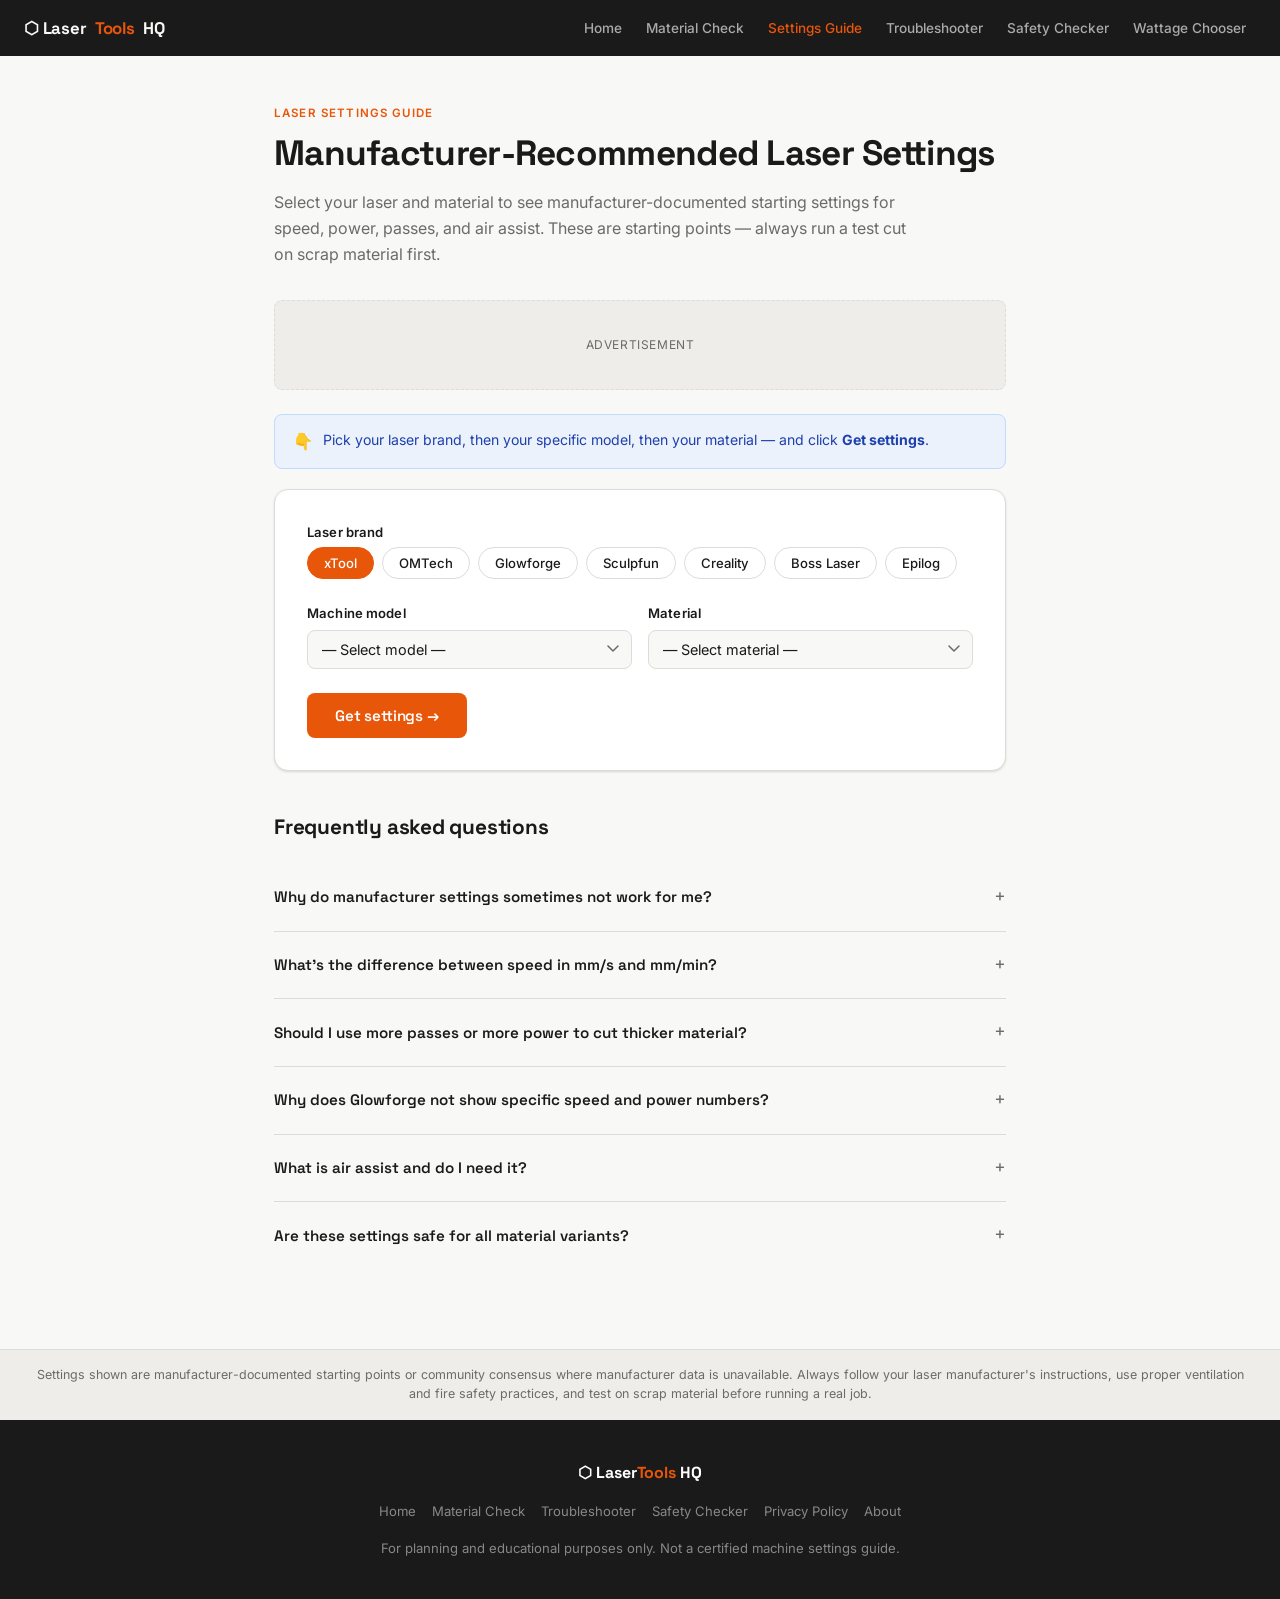
<file: laser-settings-guide.html>
<!DOCTYPE html>
<html lang="en">
<head>
  <meta charset="UTF-8">
  <meta name="viewport" content="width=device-width, initial-scale=1.0">
  <title>Laser Cutter Settings Guide — Manufacturer Recommended Speed & Power</title>
  <meta name="description" content="Manufacturer-recommended laser cutter settings for xTool, OMTech, Glowforge, Sculpfun, Creality, Boss Laser, and Epilog. Speed, power, passes, and air assist for wood, acrylic, leather, and paper.">
  <link rel="stylesheet" href="css/style.css">
  <style>
    .machine-filter {
      display: flex;
      flex-wrap: wrap;
      gap: 8px;
      margin-bottom: 24px;
    }
    .brand-btn {
      padding: 7px 16px;
      border-radius: 999px;
      border: 1px solid var(--border);
      background: white;
      font-family: var(--font-body);
      font-size: 0.82rem;
      font-weight: 500;
      cursor: pointer;
      transition: all 0.15s;
      color: var(--text);
    }
    .brand-btn:hover {
      border-color: var(--orange);
      color: var(--orange);
    }
    .brand-btn.active {
      background: var(--orange);
      border-color: var(--orange);
      color: white;
    }
    .selectors-row {
      display: grid;
      grid-template-columns: 1fr 1fr;
      gap: 16px;
      margin-bottom: 20px;
    }
    .settings-cards {
      display: flex;
      flex-direction: column;
      gap: 12px;
      margin-bottom: 24px;
    }
    .settings-card {
      background: white;
      border: 1px solid var(--border);
      border-radius: var(--radius-lg);
      overflow: hidden;
      box-shadow: var(--shadow);
    }
    .settings-card-header {
      padding: 14px 20px;
      display: flex;
      align-items: center;
      justify-content: space-between;
      border-bottom: 1px solid var(--border);
    }
    .op-badge {
      display: inline-flex;
      align-items: center;
      gap: 6px;
      padding: 4px 12px;
      border-radius: 999px;
      font-size: 0.78rem;
      font-weight: 700;
      letter-spacing: 0.04em;
    }
    .op-cut     { background: #EEEDFE; color: #3C3489; }
    .op-engrave { background: #E1F5EE; color: #085041; }
    .op-score   { background: #FEF0E8; color: #C04A06; }
    .source-tag {
      font-size: 0.72rem;
      color: var(--text-muted);
      font-style: italic;
    }
    .settings-grid {
      display: grid;
      grid-template-columns: repeat(4, 1fr);
      gap: 0;
    }
    .setting-cell {
      padding: 16px 18px;
      border-right: 1px solid var(--border);
    }
    .setting-cell:last-child { border-right: none; }
    .setting-label {
      font-size: 0.7rem;
      font-weight: 600;
      letter-spacing: 0.08em;
      text-transform: uppercase;
      color: var(--text-muted);
      margin-bottom: 5px;
    }
    .setting-value {
      font-family: var(--font-head);
      font-size: 1.1rem;
      font-weight: 600;
      color: var(--text);
    }
    .setting-value.na {
      color: var(--text-muted);
      font-size: 0.9rem;
      font-weight: 400;
    }
    .settings-card-note {
      padding: 12px 20px;
      border-top: 1px solid var(--border);
      background: var(--bg);
      font-size: 0.82rem;
      color: var(--text-muted);
      line-height: 1.5;
    }
    .confidence-bar {
      display: flex;
      align-items: center;
      gap: 8px;
      padding: 10px 20px;
      border-top: 1px solid var(--border);
      background: var(--bg);
      font-size: 0.75rem;
      color: var(--text-muted);
    }
    .conf-dot {
      width: 8px;
      height: 8px;
      border-radius: 50%;
      flex-shrink: 0;
    }
    .conf-high   { background: var(--green); }
    .conf-medium { background: var(--amber); }
    .conf-low    { background: #AAAAAA; }

    .no-data-card {
      background: white;
      border: 1px solid var(--border);
      border-radius: var(--radius-lg);
      padding: 28px;
      text-align: center;
      color: var(--text-muted);
      font-size: 0.9rem;
      line-height: 1.6;
    }
    .no-data-card .no-data-icon { font-size: 2rem; margin-bottom: 10px; }
    .no-data-card strong { color: var(--text); display: block; margin-bottom: 6px; }

    .glowforge-notice {
      background: var(--blue-light);
      border: 1px solid #BFDBFE;
      border-radius: var(--radius);
      padding: 14px 18px;
      font-size: 0.88rem;
      color: #1E40AF;
      margin-bottom: 16px;
      display: none;
    }
    .glowforge-notice.visible { display: block; }

    #resultPanel { display: none; }
    #resultPanel.visible { display: block; }

    .btn-get {
      background: var(--orange);
      color: white;
      border: none;
      border-radius: var(--radius);
      padding: 13px 28px;
      font-family: var(--font-head);
      font-size: 0.95rem;
      font-weight: 600;
      cursor: pointer;
      transition: background 0.15s;
      letter-spacing: -0.01em;
      margin-top: 4px;
    }
    .btn-get:hover { background: #CF4A06; }
    .btn-get:disabled { background: #CCC; cursor: not-allowed; }

    @media (max-width: 640px) {
      .selectors-row { grid-template-columns: 1fr; }
      .settings-grid { grid-template-columns: repeat(2, 1fr); }
      .setting-cell:nth-child(2) { border-right: none; }
      .setting-cell:nth-child(3) { border-top: 1px solid var(--border); }
      .setting-cell:nth-child(4) { border-top: 1px solid var(--border); border-right: none; }
    }
  </style>
</head>
<body>

<nav class="site-nav">
  <div class="nav-logo">⬡ Laser<span>Tools</span> HQ</div>
  <button class="nav-mobile-toggle" onclick="toggleNav()" aria-label="Toggle menu">☰</button>
  <ul class="nav-links" id="navLinks">
    <li><a href="index.html">Home</a></li>
    <li><a href="diode-laser-materials.html">Material Check</a></li>
    <li><a href="laser-settings-guide.html" class="active">Settings Guide</a></li>
    <li><a href="laser-settings-troubleshooter.html">Troubleshooter</a></li>
    <li><a href="laser-material-safety-checker.html">Safety Checker</a></li>
    <li><a href="laser-wattage-chooser.html">Wattage Chooser</a></li>
  </ul>
</nav>

<main class="page-wrap">

  <p class="page-eyebrow">Laser Settings Guide</p>
  <h1>Manufacturer-Recommended Laser Settings</h1>
  <p class="page-intro">
    Select your laser and material to see manufacturer-documented starting settings for speed, power, passes, and air assist. These are starting points — always run a test cut on scrap material first.
  </p>

  <div class="ad-slot">Advertisement</div>

  <div class="callout info" style="margin-bottom:20px;">
    <span class="callout-icon">👇</span>
    <div>Pick your laser brand, then your specific model, then your material — and click <strong>Get settings</strong>.</div>
  </div>

  <!-- GLOWFORGE NOTICE -->
  <div class="glowforge-notice" id="glowforgeNotice">
    <strong>Note about Glowforge settings:</strong> Glowforge machines use a proprietary Proofgrade material system with settings managed automatically by the Glowforge app. When using Proofgrade materials, select the material in the app and settings are set automatically. For non-Proofgrade materials, Glowforge does not publish specific speed/power numbers — the values shown here are based on community consensus from the official Glowforge community forum and are not official manufacturer figures.
  </div>

  <!-- TOOL FORM -->
  <div class="tool-form-card">

    <div style="margin-bottom:18px;">
      <div class="form-group" style="margin-bottom:4px;">
        <label>Laser brand</label>
      </div>
      <div class="machine-filter" id="brandFilter">
        <button class="brand-btn active" onclick="selectBrand('xtool', this)">xTool</button>
        <button class="brand-btn" onclick="selectBrand('omtech', this)">OMTech</button>
        <button class="brand-btn" onclick="selectBrand('glowforge', this)">Glowforge</button>
        <button class="brand-btn" onclick="selectBrand('sculpfun', this)">Sculpfun</button>
        <button class="brand-btn" onclick="selectBrand('creality', this)">Creality</button>
        <button class="brand-btn" onclick="selectBrand('boss', this)">Boss Laser</button>
        <button class="brand-btn" onclick="selectBrand('epilog', this)">Epilog</button>
      </div>
    </div>

    <div class="selectors-row">
      <div class="form-group">
        <label for="sel-machine">Machine model</label>
        <select id="sel-machine" onchange="onMachineChange()">
          <option value="">— Select model —</option>
        </select>
      </div>
      <div class="form-group">
        <label for="sel-material">Material</label>
        <select id="sel-material" onchange="onSelectionChange()">
          <option value="">— Select material —</option>
          <optgroup label="Wood">
            <option value="plywood-3mm">Plywood 3mm</option>
            <option value="plywood-6mm">Plywood 6mm</option>
            <option value="mdf-3mm">MDF 3mm</option>
            <option value="mdf-6mm">MDF 6mm</option>
            <option value="hardwood-3mm">Hardwood 3mm</option>
          </optgroup>
          <optgroup label="Acrylic">
            <option value="cast-acrylic-3mm">Cast Acrylic 3mm</option>
            <option value="cast-acrylic-6mm">Cast Acrylic 6mm</option>
            <option value="mirror-acrylic-3mm">Mirror Acrylic 3mm</option>
            <option value="glitter-acrylic-3mm">Glitter Acrylic 3mm</option>
          </optgroup>
          <optgroup label="Leather">
            <option value="veg-tan-leather-2mm">Veg-Tan Leather 2mm</option>
            <option value="veg-tan-leather-3mm">Veg-Tan Leather 3mm</option>
            <option value="leatherette">Leatherette / Faux Leather</option>
          </optgroup>
          <optgroup label="Paper">
            <option value="cardstock">Cardstock / Cardboard</option>
          </optgroup>
        </select>
      </div>
    </div>

    <button class="btn-get" onclick="getSettings()" id="btnGet">Get settings →</button>
  </div>

  <!-- RESULT PANEL -->
  <div id="resultPanel">

    <div id="resultHeading" style="font-family:var(--font-head);font-size:1rem;font-weight:600;margin-bottom:14px;color:var(--text);"></div>

    <div class="settings-cards" id="settingsCards"></div>

    <div class="callout tip" style="margin-bottom:24px;">
      <span class="callout-icon">🧪</span>
      <div><strong>Always test on scrap first.</strong> These are manufacturer starting points. Your actual results depend on lens condition, focus accuracy, air assist strength, material batch, and ambient temperature. Run a small test grid before committing to a full job.</div>
    </div>

    <div class="related-links" style="margin-bottom:8px;">
      <a class="related-link" href="laser-settings-troubleshooter.html">🔧 Settings not working? Try the Troubleshooter</a>
      <a class="related-link" href="diode-laser-materials.html">🔵 Check diode compatibility</a>
      <a class="related-link" href="laser-material-safety-checker.html">⚠️ Safety Checker</a>
    </div>

  </div>

  <div class="ad-slot" id="adAfterResult" style="display:none;">Advertisement</div>

  <!-- FAQ -->
  <section class="faq-section" style="margin-top:40px;">
    <h2>Frequently asked questions</h2>

    <div class="faq-item">
      <div class="faq-q" onclick="toggleFaq(this)">Why do manufacturer settings sometimes not work for me?</div>
      <div class="faq-a">Manufacturer settings are tested on specific material batches under controlled conditions. Your results vary based on lens cleanliness, focus accuracy, air assist pressure, material supplier, humidity, and how well-calibrated your machine is. Always treat published settings as a starting point and dial in from there with test cuts.</div>
    </div>

    <div class="faq-item">
      <div class="faq-q" onclick="toggleFaq(this)">What's the difference between speed in mm/s and mm/min?</div>
      <div class="faq-a">Different software uses different units. To convert: mm/s × 60 = mm/min. So 10 mm/s = 600 mm/min. xTool and most diode laser software uses mm/s. LightBurn can be set to either. Glowforge uses its own percentage-based speed system. Always check which unit your software expects before entering settings.</div>
    </div>

    <div class="faq-item">
      <div class="faq-q" onclick="toggleFaq(this)">Should I use more passes or more power to cut thicker material?</div>
      <div class="faq-a">Generally, more passes at moderate power is better than maxing out power on a single pass. High power concentrates too much heat, causing charring, melting, and rough edges. Multiple passes allow the material to cool between cuts and produce cleaner results. This is especially true for acrylic and leather.</div>
    </div>

    <div class="faq-item">
      <div class="faq-q" onclick="toggleFaq(this)">Why does Glowforge not show specific speed and power numbers?</div>
      <div class="faq-a">Glowforge uses a proprietary system where settings are managed automatically by the app, especially for Proofgrade materials. The machine calibrates based on the material selected in the app. For manual settings, Glowforge expresses speed and power as percentages (1–100%) rather than mm/s and watts, and the company does not publish specific recommended values for non-Proofgrade materials.</div>
    </div>

    <div class="faq-item">
      <div class="faq-q" onclick="toggleFaq(this)">What is air assist and do I need it?</div>
      <div class="faq-a">Air assist is a stream of compressed air directed at the cutting point. It blows smoke and debris out of the cut path, reduces charring, improves cut quality, and significantly lowers the risk of material catching fire. For most cutting operations — especially wood, acrylic, and leather — air assist is strongly recommended. Many modern diode lasers include a basic air pump; CO2 machines typically have more powerful air assist systems.</div>
    </div>

    <div class="faq-item">
      <div class="faq-q" onclick="toggleFaq(this)">Are these settings safe for all material variants?</div>
      <div class="faq-a">No. These settings apply to the specific material type and thickness listed. Different brands of the same material (e.g. different plywood suppliers) can behave differently due to varying density, glue type, moisture content, and surface treatment. Always verify your material is what you think it is, especially for leather and acrylic, and run a test cut before a full job.</div>
    </div>

  </section>

</main>

<div class="site-disclaimer">
  Settings shown are manufacturer-documented starting points or community consensus where manufacturer data is unavailable. Always follow your laser manufacturer's instructions, use proper ventilation and fire safety practices, and test on scrap material before running a real job.
</div>

<footer class="site-footer">
  <div class="footer-inner">
    <div class="footer-logo">⬡ Laser<span>Tools</span> HQ</div>
    <nav class="footer-links">
      <a href="index.html">Home</a>
      <a href="diode-laser-materials.html">Material Check</a>
      <a href="laser-settings-troubleshooter.html">Troubleshooter</a>
      <a href="laser-material-safety-checker.html">Safety Checker</a>
      <a href="privacy.html">Privacy Policy</a>
      <a href="about.html">About</a>
    </nav>
    <p>For planning and educational purposes only. Not a certified machine settings guide.</p>
  </div>
</footer>

<script>
// ============================================
// MACHINE DATABASE
// ============================================
var BRANDS = {
  xtool: {
    label: "xTool",
    models: ["xTool D1 Pro 10W", "xTool D1 Pro 20W", "xTool S1 40W", "xTool P2 55W CO2", "xTool M1 (10W diode)"]
  },
  omtech: {
    label: "OMTech",
    models: ["OMTech 40W CO2", "OMTech 50W CO2", "OMTech 60W CO2", "OMTech 80W CO2", "OMTech 100W CO2"]
  },
  glowforge: {
    label: "Glowforge",
    models: ["Glowforge Basic (40W)", "Glowforge Plus (45W)", "Glowforge Pro (45W)"]
  },
  sculpfun: {
    label: "Sculpfun",
    models: ["Sculpfun S9 (5.5W)", "Sculpfun S30 Pro (10W)", "Sculpfun S30 Pro Max (20W)"]
  },
  creality: {
    label: "Creality",
    models: ["Creality Falcon 10W", "Creality Falcon2 22W", "Creality Falcon2 Pro 40W"]
  },
  boss: {
    label: "Boss Laser",
    models: ["Boss LS-1416 (60W)", "Boss LS-1630 (100W)", "Boss HP-2436 (150W)"]
  },
  epilog: {
    label: "Epilog",
    models: ["Epilog Zing 24 (30W)", "Epilog Fusion Edge (50W)", "Epilog Fusion Pro (75W)"]
  }
};

// ============================================
// SETTINGS DATABASE
// S = speed, P = power %, passes, aa = air assist
// conf: "high" = direct from manufacturer docs
//       "medium" = manufacturer guides/app with some interpretation
//       "low" = community consensus, manufacturer does not publish specific values
// ============================================
var SETTINGS = {

  // ==================== xTool ====================
  "xtool-d1-pro-10w": {

    "plywood-3mm": [
      { op:"Cut",     s:"200 mm/min", p:"100%", passes:3, aa:true,  conf:"high",   note:"xTool official setting for Baltic birch 3mm. Strong air assist recommended.", source:"xTool official material settings" },
      { op:"Engrave", s:"4000 mm/min",p:"50%",  passes:1, aa:false, conf:"high",   note:"Lower power for engraving to avoid burning. Adjust contrast in xTool Creative Space.", source:"xTool official material settings" }
    ],
    "plywood-6mm": [
      { op:"Cut",     s:"100 mm/min", p:"100%", passes:5, aa:true,  conf:"medium", note:"6mm requires multiple passes. Result quality varies significantly by plywood grade — use laser-grade ply.", source:"xTool app / community" },
      { op:"Engrave", s:"3000 mm/min",p:"55%",  passes:1, aa:false, conf:"medium", note:"Similar to 3mm engrave; wood density may require power adjustment.", source:"xTool app / community" }
    ],
    "mdf-3mm": [
      { op:"Cut",     s:"150 mm/min", p:"100%", passes:3, aa:true,  conf:"high",   note:"MDF cuts cleanly but produces formaldehyde fumes. Use strong ventilation.", source:"xTool official material settings" },
      { op:"Engrave", s:"3500 mm/min",p:"45%",  passes:1, aa:false, conf:"high",   note:"MDF engraves very evenly due to uniform density.", source:"xTool official material settings" }
    ],
    "mdf-6mm": [
      { op:"Cut",     s:"80 mm/min",  p:"100%", passes:5, aa:true,  conf:"medium", note:"Challenging for 10W diode. Ventilation essential.", source:"xTool community" },
      { op:"Engrave", s:"3000 mm/min",p:"50%",  passes:1, aa:false, conf:"medium", note:"", source:"xTool community" }
    ],
    "hardwood-3mm": [
      { op:"Cut",     s:"150 mm/min", p:"100%", passes:3, aa:true,  conf:"medium", note:"Hardwood varies significantly by species. Oak and walnut require slower speeds than basswood.", source:"xTool app" },
      { op:"Engrave", s:"3500 mm/min",p:"50%",  passes:1, aa:false, conf:"medium", note:"Grain direction affects engrave depth and contrast.", source:"xTool app" }
    ],
    "cast-acrylic-3mm": [
      { op:"Cut",     s:"150 mm/min", p:"100%", passes:3, aa:true,  conf:"high",   note:"Use cast acrylic only — not extruded. Dark or opaque colors work much better than clear on diode lasers.", source:"xTool official material settings" },
      { op:"Engrave", s:"4000 mm/min",p:"40%",  passes:1, aa:false, conf:"high",   note:"", source:"xTool official material settings" }
    ],
    "cast-acrylic-6mm": [
      { op:"Cut",     s:"80 mm/min",  p:"100%", passes:6, aa:true,  conf:"medium", note:"Clear acrylic is not recommended for 10W diode — beam passes through. Dark opaque only.", source:"xTool community" }
    ],
    "mirror-acrylic-3mm": [
      { op:"Cut",     s:"150 mm/min", p:"100%", passes:3, aa:true,  conf:"low",    note:"Cut mirror-side DOWN to avoid beam reflection. Use cast acrylic settings as a baseline. Back coating varies by supplier — test carefully.", source:"Community consensus — xTool does not publish specific mirror acrylic settings" }
    ],
    "glitter-acrylic-3mm": [
      { op:"Cut",     s:"150 mm/min", p:"100%", passes:3, aa:true,  conf:"low",    note:"Use cast acrylic settings as a starting point. Glitter fillers can affect fumes and edge quality. Test with good ventilation.", source:"Community consensus — manufacturer does not publish glitter acrylic settings" }
    ],
    "veg-tan-leather-2mm": [
      { op:"Cut",     s:"300 mm/min", p:"80%",  passes:2, aa:true,  conf:"high",   note:"Vegetable-tanned leather only. Do not use chrome-tanned leather.", source:"xTool official material settings" },
      { op:"Engrave", s:"5000 mm/min",p:"40%",  passes:1, aa:false, conf:"high",   note:"", source:"xTool official material settings" }
    ],
    "veg-tan-leather-3mm": [
      { op:"Cut",     s:"200 mm/min", p:"90%",  passes:2, aa:true,  conf:"medium", note:"Thicker leather may need an additional pass. Always check cut depth.", source:"xTool app" },
      { op:"Engrave", s:"4000 mm/min",p:"45%",  passes:1, aa:false, conf:"medium", note:"", source:"xTool app" }
    ],
    "leatherette": [
      { op:"Cut",     s:"300 mm/min", p:"75%",  passes:2, aa:true,  conf:"medium", note:"Verify leatherette is PU-based, not PVC. PVC releases toxic fumes. PU leatherette behaves similarly to thin faux leather.", source:"xTool community" },
      { op:"Engrave", s:"5000 mm/min",p:"35%",  passes:1, aa:false, conf:"medium", note:"", source:"xTool community" }
    ],
    "cardstock": [
      { op:"Cut",     s:"800 mm/min", p:"60%",  passes:1, aa:true,  conf:"high",   note:"Paper cuts easily — watch for fire risk. Air assist helps prevent ignition.", source:"xTool official material settings" },
      { op:"Engrave", s:"8000 mm/min",p:"20%",  passes:1, aa:false, conf:"high",   note:"", source:"xTool official material settings" }
    ]
  },

  "xtool-d1-pro-20w": {
    "plywood-3mm": [
      { op:"Cut",     s:"400 mm/min", p:"80%",  passes:2, aa:true,  conf:"high",   note:"xTool official 20W setting. Faster than 10W with fewer passes.", source:"xTool official material settings" },
      { op:"Engrave", s:"6000 mm/min",p:"45%",  passes:1, aa:false, conf:"high",   note:"", source:"xTool official material settings" }
    ],
    "plywood-6mm": [
      { op:"Cut",     s:"200 mm/min", p:"100%", passes:3, aa:true,  conf:"high",   note:"", source:"xTool official material settings" },
      { op:"Engrave", s:"5000 mm/min",p:"50%",  passes:1, aa:false, conf:"high",   note:"", source:"xTool official material settings" }
    ],
    "mdf-3mm": [
      { op:"Cut",     s:"300 mm/min", p:"80%",  passes:2, aa:true,  conf:"high",   note:"Use ventilation — MDF fumes contain formaldehyde.", source:"xTool official material settings" },
      { op:"Engrave", s:"5000 mm/min",p:"40%",  passes:1, aa:false, conf:"high",   note:"", source:"xTool official material settings" }
    ],
    "mdf-6mm": [
      { op:"Cut",     s:"150 mm/min", p:"100%", passes:3, aa:true,  conf:"medium", note:"", source:"xTool app / community" },
      { op:"Engrave", s:"4000 mm/min",p:"45%",  passes:1, aa:false, conf:"medium", note:"", source:"xTool app / community" }
    ],
    "hardwood-3mm": [
      { op:"Cut",     s:"300 mm/min", p:"85%",  passes:2, aa:true,  conf:"medium", note:"Adjust by species — dense hardwoods like oak may need lower speed.", source:"xTool app" },
      { op:"Engrave", s:"5000 mm/min",p:"45%",  passes:1, aa:false, conf:"medium", note:"", source:"xTool app" }
    ],
    "cast-acrylic-3mm": [
      { op:"Cut",     s:"300 mm/min", p:"80%",  passes:2, aa:true,  conf:"high",   note:"Dark/opaque acrylic strongly recommended for diode lasers. Clear acrylic is a poor candidate.", source:"xTool official material settings" },
      { op:"Engrave", s:"6000 mm/min",p:"35%",  passes:1, aa:false, conf:"high",   note:"", source:"xTool official material settings" }
    ],
    "cast-acrylic-6mm": [
      { op:"Cut",     s:"150 mm/min", p:"100%", passes:4, aa:true,  conf:"medium", note:"Dark opaque only for diode lasers.", source:"xTool community" }
    ],
    "mirror-acrylic-3mm": [
      { op:"Cut",     s:"300 mm/min", p:"80%",  passes:2, aa:true,  conf:"low",    note:"Cut mirror-side DOWN. Use cast acrylic settings as baseline. Verify backing material safety with supplier.", source:"Community consensus — not officially published by xTool" }
    ],
    "glitter-acrylic-3mm": [
      { op:"Cut",     s:"300 mm/min", p:"80%",  passes:2, aa:true,  conf:"low",    note:"Use cast acrylic settings as a starting point. Test first with ventilation.", source:"Community consensus — not officially published by xTool" }
    ],
    "veg-tan-leather-2mm": [
      { op:"Cut",     s:"500 mm/min", p:"70%",  passes:2, aa:true,  conf:"high",   note:"", source:"xTool official material settings" },
      { op:"Engrave", s:"7000 mm/min",p:"35%",  passes:1, aa:false, conf:"high",   note:"", source:"xTool official material settings" }
    ],
    "veg-tan-leather-3mm": [
      { op:"Cut",     s:"350 mm/min", p:"80%",  passes:2, aa:true,  conf:"medium", note:"", source:"xTool app" },
      { op:"Engrave", s:"6000 mm/min",p:"40%",  passes:1, aa:false, conf:"medium", note:"", source:"xTool app" }
    ],
    "leatherette": [
      { op:"Cut",     s:"500 mm/min", p:"65%",  passes:2, aa:true,  conf:"medium", note:"Confirm PU not PVC before cutting.", source:"xTool community" },
      { op:"Engrave", s:"7000 mm/min",p:"30%",  passes:1, aa:false, conf:"medium", note:"", source:"xTool community" }
    ],
    "cardstock": [
      { op:"Cut",     s:"1200 mm/min",p:"50%",  passes:1, aa:true,  conf:"high",   note:"Monitor for fire. Air assist recommended.", source:"xTool official material settings" },
      { op:"Engrave", s:"10000 mm/min",p:"15%", passes:1, aa:false, conf:"high",   note:"", source:"xTool official material settings" }
    ]
  },

  "xtool-s1-40w": {
    "plywood-3mm": [
      { op:"Cut",     s:"600 mm/min", p:"60%",  passes:1, aa:true,  conf:"high",   note:"xTool S1 can cut 3mm in a single pass at these settings.", source:"xTool S1 official material settings" },
      { op:"Engrave", s:"8000 mm/min",p:"35%",  passes:1, aa:false, conf:"high",   note:"", source:"xTool S1 official material settings" }
    ],
    "plywood-6mm": [
      { op:"Cut",     s:"400 mm/min", p:"80%",  passes:2, aa:true,  conf:"high",   note:"", source:"xTool S1 official material settings" },
      { op:"Engrave", s:"6000 mm/min",p:"40%",  passes:1, aa:false, conf:"high",   note:"", source:"xTool S1 official material settings" }
    ],
    "mdf-3mm": [
      { op:"Cut",     s:"500 mm/min", p:"65%",  passes:1, aa:true,  conf:"high",   note:"Ventilation essential for MDF.", source:"xTool S1 official material settings" },
      { op:"Engrave", s:"7000 mm/min",p:"35%",  passes:1, aa:false, conf:"high",   note:"", source:"xTool S1 official material settings" }
    ],
    "mdf-6mm": [
      { op:"Cut",     s:"300 mm/min", p:"85%",  passes:2, aa:true,  conf:"high",   note:"", source:"xTool S1 official material settings" }
    ],
    "hardwood-3mm": [
      { op:"Cut",     s:"400 mm/min", p:"70%",  passes:1, aa:true,  conf:"medium", note:"Dense hardwoods may need an additional pass.", source:"xTool S1 app" },
      { op:"Engrave", s:"6000 mm/min",p:"40%",  passes:1, aa:false, conf:"medium", note:"", source:"xTool S1 app" }
    ],
    "cast-acrylic-3mm": [
      { op:"Cut",     s:"500 mm/min", p:"70%",  passes:1, aa:true,  conf:"high",   note:"Cast acrylic. The S1 handles acrylic better than lower-wattage diodes but dark/opaque colors still perform best.", source:"xTool S1 official material settings" },
      { op:"Engrave", s:"8000 mm/min",p:"30%",  passes:1, aa:false, conf:"high",   note:"", source:"xTool S1 official material settings" }
    ],
    "cast-acrylic-6mm": [
      { op:"Cut",     s:"300 mm/min", p:"85%",  passes:2, aa:true,  conf:"high",   note:"", source:"xTool S1 official material settings" }
    ],
    "mirror-acrylic-3mm": [
      { op:"Cut",     s:"500 mm/min", p:"70%",  passes:1, aa:true,  conf:"low",    note:"Cut mirror-side DOWN. Use cast acrylic settings as baseline.", source:"Community consensus — not officially published by xTool" }
    ],
    "glitter-acrylic-3mm": [
      { op:"Cut",     s:"500 mm/min", p:"70%",  passes:1, aa:true,  conf:"low",    note:"Use cast acrylic settings as a starting point. Test with ventilation.", source:"Community consensus — not officially published by xTool" }
    ],
    "veg-tan-leather-2mm": [
      { op:"Cut",     s:"800 mm/min", p:"55%",  passes:1, aa:true,  conf:"high",   note:"", source:"xTool S1 official material settings" },
      { op:"Engrave", s:"9000 mm/min",p:"28%",  passes:1, aa:false, conf:"high",   note:"", source:"xTool S1 official material settings" }
    ],
    "veg-tan-leather-3mm": [
      { op:"Cut",     s:"600 mm/min", p:"65%",  passes:1, aa:true,  conf:"medium", note:"", source:"xTool S1 app" },
      { op:"Engrave", s:"8000 mm/min",p:"32%",  passes:1, aa:false, conf:"medium", note:"", source:"xTool S1 app" }
    ],
    "leatherette": [
      { op:"Cut",     s:"800 mm/min", p:"50%",  passes:1, aa:true,  conf:"medium", note:"Confirm PU not PVC.", source:"xTool S1 community" },
      { op:"Engrave", s:"9000 mm/min",p:"25%",  passes:1, aa:false, conf:"medium", note:"", source:"xTool S1 community" }
    ],
    "cardstock": [
      { op:"Cut",     s:"2000 mm/min",p:"35%",  passes:1, aa:true,  conf:"high",   note:"Monitor for fire.", source:"xTool S1 official material settings" },
      { op:"Engrave", s:"12000 mm/min",p:"12%", passes:1, aa:false, conf:"high",   note:"", source:"xTool S1 official material settings" }
    ]
  },

  "xtool-p2-55w-co2": {
    "plywood-3mm": [
      { op:"Cut",     s:"30 mm/s",  p:"40%",  passes:1, aa:true,  conf:"high", note:"CO2 laser — much faster cutting. xTool P2 official settings.", source:"xTool P2 official material settings" },
      { op:"Engrave", s:"300 mm/s", p:"25%",  passes:1, aa:false, conf:"high", note:"", source:"xTool P2 official material settings" }
    ],
    "plywood-6mm": [
      { op:"Cut",     s:"15 mm/s",  p:"65%",  passes:1, aa:true,  conf:"high", note:"", source:"xTool P2 official material settings" }
    ],
    "mdf-3mm": [
      { op:"Cut",     s:"25 mm/s",  p:"45%",  passes:1, aa:true,  conf:"high", note:"Ventilation required.", source:"xTool P2 official material settings" },
      { op:"Engrave", s:"250 mm/s", p:"28%",  passes:1, aa:false, conf:"high", note:"", source:"xTool P2 official material settings" }
    ],
    "mdf-6mm": [
      { op:"Cut",     s:"12 mm/s",  p:"70%",  passes:1, aa:true,  conf:"high", note:"", source:"xTool P2 official material settings" }
    ],
    "hardwood-3mm": [
      { op:"Cut",     s:"20 mm/s",  p:"55%",  passes:1, aa:true,  conf:"medium", note:"Dense hardwoods may vary.", source:"xTool P2 app" },
      { op:"Engrave", s:"250 mm/s", p:"30%",  passes:1, aa:false, conf:"medium", note:"", source:"xTool P2 app" }
    ],
    "cast-acrylic-3mm": [
      { op:"Cut",     s:"20 mm/s",  p:"55%",  passes:1, aa:true,  conf:"high", note:"CO2 cuts clear acrylic well — unlike diode lasers. Excellent edge quality.", source:"xTool P2 official material settings" },
      { op:"Engrave", s:"300 mm/s", p:"20%",  passes:1, aa:false, conf:"high", note:"", source:"xTool P2 official material settings" }
    ],
    "cast-acrylic-6mm": [
      { op:"Cut",     s:"10 mm/s",  p:"75%",  passes:1, aa:true,  conf:"high", note:"", source:"xTool P2 official material settings" }
    ],
    "mirror-acrylic-3mm": [
      { op:"Cut",     s:"20 mm/s",  p:"55%",  passes:1, aa:true,  conf:"low", note:"Cut mirror-side DOWN to protect mirror finish. Use cast acrylic settings as baseline.", source:"Community consensus — xTool does not publish specific mirror acrylic P2 settings" }
    ],
    "glitter-acrylic-3mm": [
      { op:"Cut",     s:"20 mm/s",  p:"55%",  passes:1, aa:true,  conf:"low", note:"Use cast acrylic settings as baseline. Test with ventilation.", source:"Community consensus" }
    ],
    "veg-tan-leather-2mm": [
      { op:"Cut",     s:"40 mm/s",  p:"35%",  passes:1, aa:true,  conf:"high", note:"", source:"xTool P2 official material settings" },
      { op:"Engrave", s:"400 mm/s", p:"20%",  passes:1, aa:false, conf:"high", note:"", source:"xTool P2 official material settings" }
    ],
    "veg-tan-leather-3mm": [
      { op:"Cut",     s:"30 mm/s",  p:"40%",  passes:1, aa:true,  conf:"medium", note:"", source:"xTool P2 app" }
    ],
    "leatherette": [
      { op:"Cut",     s:"40 mm/s",  p:"30%",  passes:1, aa:true,  conf:"medium", note:"Verify PU not PVC.", source:"xTool P2 community" }
    ],
    "cardstock": [
      { op:"Cut",     s:"80 mm/s",  p:"18%",  passes:1, aa:true,  conf:"high", note:"Low power — paper burns easily.", source:"xTool P2 official material settings" },
      { op:"Engrave", s:"500 mm/s", p:"8%",   passes:1, aa:false, conf:"high", note:"", source:"xTool P2 official material settings" }
    ]
  },

  "xtool-m1-10w-diode": {
    "plywood-3mm": [
      { op:"Cut",     s:"200 mm/min",p:"100%", passes:3, aa:true,  conf:"high", note:"xTool M1 diode module. Same settings as D1 Pro 10W for most materials.", source:"xTool M1 official settings" },
      { op:"Engrave", s:"4000 mm/min",p:"50%", passes:1, aa:false, conf:"high", note:"", source:"xTool M1 official settings" }
    ],
    "mdf-3mm": [
      { op:"Cut",     s:"150 mm/min",p:"100%", passes:3, aa:true,  conf:"high", note:"Ventilation required.", source:"xTool M1 official settings" }
    ],
    "cast-acrylic-3mm": [
      { op:"Cut",     s:"150 mm/min",p:"100%", passes:3, aa:true,  conf:"high", note:"Dark/opaque only for diode module.", source:"xTool M1 official settings" }
    ],
    "veg-tan-leather-2mm": [
      { op:"Cut",     s:"300 mm/min",p:"80%",  passes:2, aa:true,  conf:"high", note:"", source:"xTool M1 official settings" }
    ],
    "cardstock": [
      { op:"Cut",     s:"800 mm/min",p:"60%",  passes:1, aa:true,  conf:"high", note:"", source:"xTool M1 official settings" }
    ],
    "hardwood-3mm": [
      { op:"Cut",     s:"150 mm/min",p:"100%", passes:3, aa:true, conf:"medium", note:"", source:"xTool M1 community" }
    ],
    "plywood-6mm": [
      { op:"Cut",     s:"100 mm/min",p:"100%", passes:5, aa:true, conf:"medium", note:"Challenging for 10W — laser-grade ply recommended.", source:"xTool M1 community" }
    ],
    "mdf-6mm": [
      { op:"Cut",     s:"80 mm/min", p:"100%", passes:5, aa:true, conf:"medium", note:"", source:"xTool M1 community" }
    ],
    "veg-tan-leather-3mm": [
      { op:"Cut",     s:"200 mm/min",p:"90%",  passes:2, aa:true, conf:"medium", note:"", source:"xTool M1 community" }
    ],
    "leatherette": [
      { op:"Cut",     s:"300 mm/min",p:"75%",  passes:2, aa:true, conf:"medium", note:"Verify PU not PVC.", source:"xTool M1 community" }
    ],
    "cast-acrylic-6mm": [
      { op:"Cut",     s:"80 mm/min", p:"100%", passes:6, aa:true, conf:"medium", note:"Dark opaque only.", source:"xTool M1 community" }
    ],
    "mirror-acrylic-3mm": [
      { op:"Cut",     s:"150 mm/min",p:"100%", passes:3, aa:true, conf:"low", note:"Mirror-side DOWN. Use cast acrylic baseline.", source:"Community consensus" }
    ],
    "glitter-acrylic-3mm": [
      { op:"Cut",     s:"150 mm/min",p:"100%", passes:3, aa:true, conf:"low", note:"Use cast acrylic baseline. Test with ventilation.", source:"Community consensus" }
    ]
  },

  // ==================== OMTech CO2 ====================
  "omtech-40w-co2": {
    "plywood-3mm": [
      { op:"Cut",     s:"20 mm/s", p:"55%", passes:1, aa:true,  conf:"high",   note:"OMTech 40W CO2. Settings for Baltic birch / laser-grade ply.", source:"OMTech official settings guide" },
      { op:"Engrave", s:"200 mm/s",p:"18%", passes:1, aa:false, conf:"high",   note:"", source:"OMTech official settings guide" }
    ],
    "plywood-6mm": [
      { op:"Cut",     s:"10 mm/s", p:"75%", passes:1, aa:true,  conf:"high",   note:"May need 2 passes for dense ply.", source:"OMTech official settings guide" }
    ],
    "mdf-3mm": [
      { op:"Cut",     s:"18 mm/s", p:"55%", passes:1, aa:true,  conf:"high",   note:"Ventilation essential.", source:"OMTech official settings guide" },
      { op:"Engrave", s:"200 mm/s",p:"15%", passes:1, aa:false, conf:"high",   note:"", source:"OMTech official settings guide" }
    ],
    "mdf-6mm": [
      { op:"Cut",     s:"10 mm/s", p:"70%", passes:1, aa:true,  conf:"high",   note:"", source:"OMTech official settings guide" }
    ],
    "hardwood-3mm": [
      { op:"Cut",     s:"15 mm/s", p:"60%", passes:1, aa:true,  conf:"medium", note:"Dense hardwoods may need lower speed. Test first.", source:"OMTech community / r/OMTech" },
      { op:"Engrave", s:"180 mm/s",p:"20%", passes:1, aa:false, conf:"medium", note:"", source:"OMTech community" }
    ],
    "cast-acrylic-3mm": [
      { op:"Cut",     s:"15 mm/s", p:"55%", passes:1, aa:true,  conf:"high",   note:"CO2 cuts clear acrylic cleanly. Flame-polished edges.", source:"OMTech official settings guide" },
      { op:"Engrave", s:"200 mm/s",p:"12%", passes:1, aa:false, conf:"high",   note:"", source:"OMTech official settings guide" }
    ],
    "cast-acrylic-6mm": [
      { op:"Cut",     s:"8 mm/s",  p:"75%", passes:1, aa:true,  conf:"high",   note:"", source:"OMTech official settings guide" }
    ],
    "mirror-acrylic-3mm": [
      { op:"Cut",     s:"15 mm/s", p:"55%", passes:1, aa:true,  conf:"low",    note:"Cut mirror-side DOWN. Use cast acrylic settings as baseline. Verify backing safety.", source:"Community consensus — OMTech does not publish specific mirror acrylic settings" }
    ],
    "glitter-acrylic-3mm": [
      { op:"Cut",     s:"15 mm/s", p:"55%", passes:1, aa:true,  conf:"low",    note:"Use cast acrylic settings as baseline. Test with ventilation.", source:"Community consensus" }
    ],
    "veg-tan-leather-2mm": [
      { op:"Cut",     s:"25 mm/s", p:"40%", passes:1, aa:true,  conf:"high",   note:"Veg-tan only. CO2 cuts leather cleanly.", source:"OMTech official settings guide" },
      { op:"Engrave", s:"250 mm/s",p:"15%", passes:1, aa:false, conf:"high",   note:"", source:"OMTech official settings guide" }
    ],
    "veg-tan-leather-3mm": [
      { op:"Cut",     s:"20 mm/s", p:"45%", passes:1, aa:true,  conf:"medium", note:"", source:"OMTech community" }
    ],
    "leatherette": [
      { op:"Cut",     s:"25 mm/s", p:"35%", passes:1, aa:true,  conf:"medium", note:"PU leatherette only. PVC releases toxic chlorine gas.", source:"OMTech community" }
    ],
    "cardstock": [
      { op:"Cut",     s:"50 mm/s", p:"15%", passes:1, aa:true,  conf:"high",   note:"Very low power — paper ignites easily.", source:"OMTech official settings guide" },
      { op:"Engrave", s:"300 mm/s",p:"8%",  passes:1, aa:false, conf:"high",   note:"", source:"OMTech official settings guide" }
    ]
  },

  "omtech-50w-co2": {
    "plywood-3mm": [
      { op:"Cut",     s:"25 mm/s", p:"50%", passes:1, aa:true,  conf:"high", note:"OMTech 50W. Slightly faster than 40W at same power.", source:"OMTech official settings guide" },
      { op:"Engrave", s:"250 mm/s",p:"16%", passes:1, aa:false, conf:"high", note:"", source:"OMTech official settings guide" }
    ],
    "plywood-6mm": [
      { op:"Cut",     s:"12 mm/s", p:"70%", passes:1, aa:true,  conf:"high", note:"", source:"OMTech official settings guide" }
    ],
    "mdf-3mm": [
      { op:"Cut",     s:"22 mm/s", p:"50%", passes:1, aa:true,  conf:"high", note:"Ventilation essential.", source:"OMTech official settings guide" },
      { op:"Engrave", s:"250 mm/s",p:"14%", passes:1, aa:false, conf:"high", note:"", source:"OMTech official settings guide" }
    ],
    "mdf-6mm": [
      { op:"Cut",     s:"12 mm/s", p:"68%", passes:1, aa:true,  conf:"high", note:"", source:"OMTech official settings guide" }
    ],
    "hardwood-3mm": [
      { op:"Cut",     s:"18 mm/s", p:"55%", passes:1, aa:true,  conf:"medium", note:"Test by species.", source:"OMTech community" },
      { op:"Engrave", s:"220 mm/s",p:"18%", passes:1, aa:false, conf:"medium", note:"", source:"OMTech community" }
    ],
    "cast-acrylic-3mm": [
      { op:"Cut",     s:"18 mm/s", p:"50%", passes:1, aa:true,  conf:"high", note:"Clean flame-polished edges on cast acrylic with CO2.", source:"OMTech official settings guide" },
      { op:"Engrave", s:"250 mm/s",p:"10%", passes:1, aa:false, conf:"high", note:"", source:"OMTech official settings guide" }
    ],
    "cast-acrylic-6mm": [
      { op:"Cut",     s:"10 mm/s", p:"72%", passes:1, aa:true,  conf:"high", note:"", source:"OMTech official settings guide" }
    ],
    "mirror-acrylic-3mm": [
      { op:"Cut",     s:"18 mm/s", p:"50%", passes:1, aa:true,  conf:"low", note:"Mirror-side DOWN. Use cast acrylic baseline.", source:"Community consensus" }
    ],
    "glitter-acrylic-3mm": [
      { op:"Cut",     s:"18 mm/s", p:"50%", passes:1, aa:true,  conf:"low", note:"Cast acrylic baseline. Test with ventilation.", source:"Community consensus" }
    ],
    "veg-tan-leather-2mm": [
      { op:"Cut",     s:"30 mm/s", p:"38%", passes:1, aa:true,  conf:"high", note:"", source:"OMTech official settings guide" },
      { op:"Engrave", s:"280 mm/s",p:"13%", passes:1, aa:false, conf:"high", note:"", source:"OMTech official settings guide" }
    ],
    "veg-tan-leather-3mm": [
      { op:"Cut",     s:"22 mm/s", p:"42%", passes:1, aa:true,  conf:"medium", note:"", source:"OMTech community" }
    ],
    "leatherette": [
      { op:"Cut",     s:"30 mm/s", p:"32%", passes:1, aa:true,  conf:"medium", note:"PU only.", source:"OMTech community" }
    ],
    "cardstock": [
      { op:"Cut",     s:"60 mm/s", p:"12%", passes:1, aa:true,  conf:"high", note:"Very low power.", source:"OMTech official settings guide" }
    ]
  },

  "omtech-60w-co2": {
    "plywood-3mm": [
      { op:"Cut",     s:"30 mm/s", p:"45%", passes:1, aa:true,  conf:"high", note:"", source:"OMTech official settings guide" },
      { op:"Engrave", s:"300 mm/s",p:"14%", passes:1, aa:false, conf:"high", note:"", source:"OMTech official settings guide" }
    ],
    "plywood-6mm": [
      { op:"Cut",     s:"15 mm/s", p:"62%", passes:1, aa:true,  conf:"high", note:"", source:"OMTech official settings guide" }
    ],
    "mdf-3mm": [
      { op:"Cut",     s:"25 mm/s", p:"45%", passes:1, aa:true,  conf:"high", note:"Ventilation essential.", source:"OMTech official settings guide" },
      { op:"Engrave", s:"280 mm/s",p:"12%", passes:1, aa:false, conf:"high", note:"", source:"OMTech official settings guide" }
    ],
    "mdf-6mm": [
      { op:"Cut",     s:"14 mm/s", p:"62%", passes:1, aa:true,  conf:"high", note:"", source:"OMTech official settings guide" }
    ],
    "hardwood-3mm": [
      { op:"Cut",     s:"22 mm/s", p:"50%", passes:1, aa:true,  conf:"medium", note:"", source:"OMTech community" }
    ],
    "cast-acrylic-3mm": [
      { op:"Cut",     s:"22 mm/s", p:"45%", passes:1, aa:true,  conf:"high", note:"", source:"OMTech official settings guide" },
      { op:"Engrave", s:"300 mm/s",p:"9%",  passes:1, aa:false, conf:"high", note:"", source:"OMTech official settings guide" }
    ],
    "cast-acrylic-6mm": [
      { op:"Cut",     s:"12 mm/s", p:"65%", passes:1, aa:true,  conf:"high", note:"", source:"OMTech official settings guide" }
    ],
    "mirror-acrylic-3mm": [
      { op:"Cut",     s:"22 mm/s", p:"45%", passes:1, aa:true, conf:"low", note:"Mirror-side DOWN.", source:"Community consensus" }
    ],
    "glitter-acrylic-3mm": [
      { op:"Cut",     s:"22 mm/s", p:"45%", passes:1, aa:true, conf:"low", note:"Cast acrylic baseline.", source:"Community consensus" }
    ],
    "veg-tan-leather-2mm": [
      { op:"Cut",     s:"35 mm/s", p:"33%", passes:1, aa:true,  conf:"high", note:"", source:"OMTech official settings guide" },
      { op:"Engrave", s:"320 mm/s",p:"11%", passes:1, aa:false, conf:"high", note:"", source:"OMTech official settings guide" }
    ],
    "veg-tan-leather-3mm": [
      { op:"Cut",     s:"25 mm/s", p:"38%", passes:1, aa:true,  conf:"medium", note:"", source:"OMTech community" }
    ],
    "leatherette": [
      { op:"Cut",     s:"35 mm/s", p:"28%", passes:1, aa:true,  conf:"medium", note:"PU only.", source:"OMTech community" }
    ],
    "cardstock": [
      { op:"Cut",     s:"70 mm/s", p:"10%", passes:1, aa:true,  conf:"high", note:"Very low power.", source:"OMTech official settings guide" }
    ]
  },

  "omtech-80w-co2": {
    "plywood-3mm": [
      { op:"Cut",     s:"40 mm/s", p:"40%", passes:1, aa:true,  conf:"high", note:"", source:"OMTech official settings guide" },
      { op:"Engrave", s:"350 mm/s",p:"12%", passes:1, aa:false, conf:"high", note:"", source:"OMTech official settings guide" }
    ],
    "plywood-6mm": [
      { op:"Cut",     s:"20 mm/s", p:"58%", passes:1, aa:true,  conf:"high", note:"", source:"OMTech official settings guide" }
    ],
    "mdf-3mm": [
      { op:"Cut",     s:"35 mm/s", p:"40%", passes:1, aa:true,  conf:"high", note:"Ventilation essential.", source:"OMTech official settings guide" }
    ],
    "mdf-6mm": [
      { op:"Cut",     s:"18 mm/s", p:"58%", passes:1, aa:true,  conf:"high", note:"", source:"OMTech official settings guide" }
    ],
    "cast-acrylic-3mm": [
      { op:"Cut",     s:"28 mm/s", p:"40%", passes:1, aa:true,  conf:"high", note:"", source:"OMTech official settings guide" },
      { op:"Engrave", s:"350 mm/s",p:"8%",  passes:1, aa:false, conf:"high", note:"", source:"OMTech official settings guide" }
    ],
    "cast-acrylic-6mm": [
      { op:"Cut",     s:"15 mm/s", p:"58%", passes:1, aa:true,  conf:"high", note:"", source:"OMTech official settings guide" }
    ],
    "hardwood-3mm": [
      { op:"Cut",     s:"28 mm/s", p:"45%", passes:1, aa:true, conf:"medium", note:"", source:"OMTech community" }
    ],
    "mirror-acrylic-3mm": [
      { op:"Cut",     s:"28 mm/s", p:"40%", passes:1, aa:true, conf:"low", note:"Mirror-side DOWN.", source:"Community consensus" }
    ],
    "glitter-acrylic-3mm": [
      { op:"Cut",     s:"28 mm/s", p:"40%", passes:1, aa:true, conf:"low", note:"Cast acrylic baseline.", source:"Community consensus" }
    ],
    "veg-tan-leather-2mm": [
      { op:"Cut",     s:"45 mm/s", p:"28%", passes:1, aa:true,  conf:"high", note:"", source:"OMTech official settings guide" },
      { op:"Engrave", s:"400 mm/s",p:"9%",  passes:1, aa:false, conf:"high", note:"", source:"OMTech official settings guide" }
    ],
    "veg-tan-leather-3mm": [
      { op:"Cut",     s:"32 mm/s", p:"32%", passes:1, aa:true, conf:"medium", note:"", source:"OMTech community" }
    ],
    "leatherette": [
      { op:"Cut",     s:"45 mm/s", p:"24%", passes:1, aa:true, conf:"medium", note:"PU only.", source:"OMTech community" }
    ],
    "cardstock": [
      { op:"Cut",     s:"80 mm/s", p:"8%",  passes:1, aa:true, conf:"high", note:"Very low power.", source:"OMTech official settings guide" }
    ]
  },

  "omtech-100w-co2": {
    "plywood-3mm": [
      { op:"Cut",     s:"50 mm/s", p:"35%", passes:1, aa:true,  conf:"high", note:"", source:"OMTech official settings guide" },
      { op:"Engrave", s:"400 mm/s",p:"10%", passes:1, aa:false, conf:"high", note:"", source:"OMTech official settings guide" }
    ],
    "plywood-6mm": [
      { op:"Cut",     s:"25 mm/s", p:"52%", passes:1, aa:true,  conf:"high", note:"", source:"OMTech official settings guide" }
    ],
    "mdf-3mm": [
      { op:"Cut",     s:"40 mm/s", p:"35%", passes:1, aa:true,  conf:"high", note:"Ventilation essential.", source:"OMTech official settings guide" }
    ],
    "mdf-6mm": [
      { op:"Cut",     s:"22 mm/s", p:"52%", passes:1, aa:true,  conf:"high", note:"", source:"OMTech official settings guide" }
    ],
    "cast-acrylic-3mm": [
      { op:"Cut",     s:"35 mm/s", p:"35%", passes:1, aa:true,  conf:"high", note:"", source:"OMTech official settings guide" },
      { op:"Engrave", s:"400 mm/s",p:"7%",  passes:1, aa:false, conf:"high", note:"", source:"OMTech official settings guide" }
    ],
    "cast-acrylic-6mm": [
      { op:"Cut",     s:"18 mm/s", p:"52%", passes:1, aa:true,  conf:"high", note:"", source:"OMTech official settings guide" }
    ],
    "hardwood-3mm": [
      { op:"Cut",     s:"35 mm/s", p:"40%", passes:1, aa:true, conf:"medium", note:"", source:"OMTech community" }
    ],
    "mirror-acrylic-3mm": [
      { op:"Cut",     s:"35 mm/s", p:"35%", passes:1, aa:true, conf:"low", note:"Mirror-side DOWN.", source:"Community consensus" }
    ],
    "glitter-acrylic-3mm": [
      { op:"Cut",     s:"35 mm/s", p:"35%", passes:1, aa:true, conf:"low", note:"Cast acrylic baseline.", source:"Community consensus" }
    ],
    "veg-tan-leather-2mm": [
      { op:"Cut",     s:"55 mm/s", p:"24%", passes:1, aa:true,  conf:"high", note:"", source:"OMTech official settings guide" }
    ],
    "veg-tan-leather-3mm": [
      { op:"Cut",     s:"40 mm/s", p:"28%", passes:1, aa:true, conf:"medium", note:"", source:"OMTech community" }
    ],
    "leatherette": [
      { op:"Cut",     s:"55 mm/s", p:"20%", passes:1, aa:true, conf:"medium", note:"PU only.", source:"OMTech community" }
    ],
    "cardstock": [
      { op:"Cut",     s:"100 mm/s",p:"7%",  passes:1, aa:true, conf:"high", note:"Very low power.", source:"OMTech official settings guide" }
    ]
  },

  // ==================== Glowforge ====================
  // Glowforge uses % speed / % power. Settings from official community & Proofgrade system.
  "glowforge-basic-40w": {
    "plywood-3mm": [
      { op:"Cut",     s:"Speed 168 / Full", p:"Full",  passes:1, aa:false, conf:"medium", note:"Proofgrade Medium Draftboard equivalent. Use Proofgrade setting 'Medium Draftboard' in the app when possible.", source:"Glowforge community forum" },
      { op:"Engrave", s:"Speed 1000",       p:"15%",   passes:1, aa:false, conf:"medium", note:"Adjust for desired depth.", source:"Glowforge community forum" }
    ],
    "plywood-6mm": [
      { op:"Cut",     s:"Speed 130 / Full", p:"Full",  passes:1, aa:false, conf:"medium", note:"Equivalent to Proofgrade Thick Draftboard.", source:"Glowforge community forum" }
    ],
    "mdf-3mm": [
      { op:"Cut",     s:"Speed 168 / Full", p:"Full",  passes:1, aa:false, conf:"medium", note:"MDF not officially listed by Glowforge. Community setting. Ventilation essential.", source:"Glowforge community forum" }
    ],
    "mdf-6mm": [
      { op:"Cut",     s:"Speed 125 / Full", p:"Full",  passes:1, aa:false, conf:"low",    note:"Community setting only — Glowforge does not publish MDF settings.", source:"Glowforge community forum" }
    ],
    "hardwood-3mm": [
      { op:"Cut",     s:"Speed 160 / Full", p:"Full",  passes:1, aa:false, conf:"medium", note:"Varies by hardwood species.", source:"Glowforge community forum" },
      { op:"Engrave", s:"Speed 900",        p:"20%",   passes:1, aa:false, conf:"medium", note:"", source:"Glowforge community forum" }
    ],
    "cast-acrylic-3mm": [
      { op:"Cut",     s:"Speed 200 / Full", p:"Full",  passes:1, aa:false, conf:"medium", note:"Use Proofgrade Medium Acrylic setting when available in the app.", source:"Glowforge Proofgrade / community forum" },
      { op:"Engrave", s:"Speed 1000",       p:"40%",   passes:1, aa:false, conf:"medium", note:"", source:"Glowforge community forum" }
    ],
    "cast-acrylic-6mm": [
      { op:"Cut",     s:"Speed 145 / Full", p:"Full",  passes:1, aa:false, conf:"medium", note:"Proofgrade Thick Acrylic equivalent.", source:"Glowforge Proofgrade" }
    ],
    "mirror-acrylic-3mm": [
      { op:"Cut",     s:"Speed 200 / Full", p:"Full",  passes:1, aa:false, conf:"low",    note:"Mirror-side DOWN. Use acrylic settings as baseline. Not officially published by Glowforge.", source:"Glowforge community forum" }
    ],
    "glitter-acrylic-3mm": [
      { op:"Cut",     s:"Speed 200 / Full", p:"Full",  passes:1, aa:false, conf:"low",    note:"Use acrylic settings as baseline. Test with ventilation.", source:"Glowforge community forum" }
    ],
    "veg-tan-leather-2mm": [
      { op:"Cut",     s:"Speed 300 / Full", p:"Full",  passes:1, aa:false, conf:"medium", note:"Proofgrade Thin Natural Leather equivalent.", source:"Glowforge Proofgrade" },
      { op:"Engrave", s:"Speed 1000",       p:"30%",   passes:1, aa:false, conf:"medium", note:"", source:"Glowforge Proofgrade" }
    ],
    "veg-tan-leather-3mm": [
      { op:"Cut",     s:"Speed 200 / Full", p:"Full",  passes:1, aa:false, conf:"medium", note:"Proofgrade Medium Natural Leather equivalent.", source:"Glowforge Proofgrade" }
    ],
    "leatherette": [
      { op:"Cut",     s:"Speed 300 / Full", p:"Full",  passes:1, aa:false, conf:"low",    note:"PU leatherette only. PVC is unsafe. Glowforge does not publish leatherette settings.", source:"Glowforge community forum" }
    ],
    "cardstock": [
      { op:"Cut",     s:"Speed 400 / Full", p:"Full",  passes:1, aa:false, conf:"medium", note:"Proofgrade Cardstock equivalent. Monitor for fire.", source:"Glowforge Proofgrade" },
      { op:"Engrave", s:"Speed 1000",       p:"8%",    passes:1, aa:false, conf:"medium", note:"", source:"Glowforge Proofgrade" }
    ]
  },

  "glowforge-plus-45w": {
    "plywood-3mm": [
      { op:"Cut",     s:"Speed 175 / Full", p:"Full",  passes:1, aa:false, conf:"medium", note:"Plus has slightly higher power than Basic. Use Proofgrade Medium Draftboard in app when possible.", source:"Glowforge community forum" },
      { op:"Engrave", s:"Speed 1000",       p:"13%",   passes:1, aa:false, conf:"medium", note:"", source:"Glowforge community forum" }
    ],
    "plywood-6mm": [
      { op:"Cut",     s:"Speed 135 / Full", p:"Full",  passes:1, aa:false, conf:"medium", note:"", source:"Glowforge community forum" }
    ],
    "cast-acrylic-3mm": [
      { op:"Cut",     s:"Speed 210 / Full", p:"Full",  passes:1, aa:false, conf:"medium", note:"", source:"Glowforge Proofgrade" },
      { op:"Engrave", s:"Speed 1000",       p:"35%",   passes:1, aa:false, conf:"medium", note:"", source:"Glowforge community forum" }
    ],
    "veg-tan-leather-2mm": [
      { op:"Cut",     s:"Speed 310 / Full", p:"Full",  passes:1, aa:false, conf:"medium", note:"", source:"Glowforge Proofgrade" }
    ],
    "cardstock": [
      { op:"Cut",     s:"Speed 420 / Full", p:"Full",  passes:1, aa:false, conf:"medium", note:"Monitor for fire.", source:"Glowforge Proofgrade" }
    ],
    "mdf-3mm": [
      { op:"Cut",     s:"Speed 175 / Full", p:"Full",  passes:1, aa:false, conf:"medium", note:"Community setting. Ventilation essential.", source:"Glowforge community forum" }
    ],
    "hardwood-3mm": [
      { op:"Cut",     s:"Speed 168 / Full", p:"Full",  passes:1, aa:false, conf:"medium", note:"", source:"Glowforge community forum" }
    ],
    "mdf-6mm": [
      { op:"Cut",     s:"Speed 130 / Full", p:"Full",  passes:1, aa:false, conf:"low", note:"Community only.", source:"Glowforge community forum" }
    ],
    "cast-acrylic-6mm": [
      { op:"Cut",     s:"Speed 150 / Full", p:"Full",  passes:1, aa:false, conf:"medium", note:"", source:"Glowforge Proofgrade" }
    ],
    "mirror-acrylic-3mm": [
      { op:"Cut",     s:"Speed 210 / Full", p:"Full",  passes:1, aa:false, conf:"low", note:"Mirror-side DOWN. Acrylic baseline.", source:"Glowforge community forum" }
    ],
    "glitter-acrylic-3mm": [
      { op:"Cut",     s:"Speed 210 / Full", p:"Full",  passes:1, aa:false, conf:"low", note:"Acrylic baseline. Test with ventilation.", source:"Glowforge community forum" }
    ],
    "veg-tan-leather-3mm": [
      { op:"Cut",     s:"Speed 210 / Full", p:"Full",  passes:1, aa:false, conf:"medium", note:"", source:"Glowforge Proofgrade" }
    ],
    "leatherette": [
      { op:"Cut",     s:"Speed 310 / Full", p:"Full",  passes:1, aa:false, conf:"low", note:"PU only.", source:"Glowforge community forum" }
    ]
  },

  "glowforge-pro-45w": {
    "plywood-3mm": [
      { op:"Cut",     s:"Speed 180 / Full", p:"Full",  passes:1, aa:false, conf:"medium", note:"Pro has pass-through slot for larger materials. Use Proofgrade in app when available.", source:"Glowforge Proofgrade / community" },
      { op:"Engrave", s:"Speed 1000",       p:"12%",   passes:1, aa:false, conf:"medium", note:"", source:"Glowforge community forum" }
    ],
    "plywood-6mm": [
      { op:"Cut",     s:"Speed 140 / Full", p:"Full",  passes:1, aa:false, conf:"medium", note:"", source:"Glowforge community forum" }
    ],
    "cast-acrylic-3mm": [
      { op:"Cut",     s:"Speed 215 / Full", p:"Full",  passes:1, aa:false, conf:"medium", note:"", source:"Glowforge Proofgrade" },
      { op:"Engrave", s:"Speed 1000",       p:"32%",   passes:1, aa:false, conf:"medium", note:"", source:"Glowforge community forum" }
    ],
    "veg-tan-leather-2mm": [
      { op:"Cut",     s:"Speed 320 / Full", p:"Full",  passes:1, aa:false, conf:"medium", note:"", source:"Glowforge Proofgrade" }
    ],
    "cardstock": [
      { op:"Cut",     s:"Speed 430 / Full", p:"Full",  passes:1, aa:false, conf:"medium", note:"Monitor for fire.", source:"Glowforge Proofgrade" }
    ],
    "mdf-3mm": [
      { op:"Cut",     s:"Speed 180 / Full", p:"Full",  passes:1, aa:false, conf:"medium", note:"Ventilation essential.", source:"Glowforge community forum" }
    ],
    "hardwood-3mm": [
      { op:"Cut",     s:"Speed 170 / Full", p:"Full",  passes:1, aa:false, conf:"medium", note:"", source:"Glowforge community forum" }
    ],
    "mdf-6mm": [
      { op:"Cut",     s:"Speed 135 / Full", p:"Full",  passes:1, aa:false, conf:"low", note:"Community only.", source:"Glowforge community forum" }
    ],
    "cast-acrylic-6mm": [
      { op:"Cut",     s:"Speed 155 / Full", p:"Full",  passes:1, aa:false, conf:"medium", note:"", source:"Glowforge Proofgrade" }
    ],
    "mirror-acrylic-3mm": [
      { op:"Cut",     s:"Speed 215 / Full", p:"Full",  passes:1, aa:false, conf:"low", note:"Mirror-side DOWN.", source:"Glowforge community forum" }
    ],
    "glitter-acrylic-3mm": [
      { op:"Cut",     s:"Speed 215 / Full", p:"Full",  passes:1, aa:false, conf:"low", note:"Acrylic baseline. Test first.", source:"Glowforge community forum" }
    ],
    "veg-tan-leather-3mm": [
      { op:"Cut",     s:"Speed 215 / Full", p:"Full",  passes:1, aa:false, conf:"medium", note:"", source:"Glowforge Proofgrade" }
    ],
    "leatherette": [
      { op:"Cut",     s:"Speed 320 / Full", p:"Full",  passes:1, aa:false, conf:"low", note:"PU only.", source:"Glowforge community forum" }
    ]
  },

  // ==================== Sculpfun ====================
  "sculpfun-s9-5-5w": {
    "plywood-3mm": [
      { op:"Cut",     s:"3000 mm/min",p:"100%", passes:4, aa:true,  conf:"high",   note:"Sculpfun S9 5.5W. Multiple passes needed. Laser-grade ply only.", source:"Sculpfun official settings" },
      { op:"Engrave", s:"6000 mm/min",p:"60%",  passes:1, aa:false, conf:"high",   note:"", source:"Sculpfun official settings" }
    ],
    "mdf-3mm": [
      { op:"Cut",     s:"2000 mm/min",p:"100%", passes:4, aa:true,  conf:"high",   note:"Ventilation essential.", source:"Sculpfun official settings" },
      { op:"Engrave", s:"5000 mm/min",p:"55%",  passes:1, aa:false, conf:"high",   note:"", source:"Sculpfun official settings" }
    ],
    "cast-acrylic-3mm": [
      { op:"Cut",     s:"2000 mm/min",p:"100%", passes:5, aa:true,  conf:"medium", note:"Dark/opaque only. Clear acrylic not recommended for diode.", source:"Sculpfun community" }
    ],
    "veg-tan-leather-2mm": [
      { op:"Cut",     s:"4000 mm/min",p:"90%",  passes:2, aa:true,  conf:"high",   note:"", source:"Sculpfun official settings" },
      { op:"Engrave", s:"8000 mm/min",p:"50%",  passes:1, aa:false, conf:"high",   note:"", source:"Sculpfun official settings" }
    ],
    "cardstock": [
      { op:"Cut",     s:"8000 mm/min",p:"70%",  passes:1, aa:true,  conf:"high",   note:"Monitor for fire.", source:"Sculpfun official settings" }
    ],
    "plywood-6mm": [
      { op:"Cut",     s:"1500 mm/min",p:"100%", passes:6, aa:true,  conf:"medium", note:"Challenging for 5.5W. Laser-grade ply essential.", source:"Sculpfun community" }
    ],
    "hardwood-3mm": [
      { op:"Cut",     s:"2000 mm/min",p:"100%", passes:4, aa:true,  conf:"medium", note:"Lighter woods only. Dense hardwood not recommended.", source:"Sculpfun community" }
    ],
    "mdf-6mm": [
      { op:"Cut",     s:"1200 mm/min",p:"100%", passes:7, aa:true,  conf:"low",    note:"Very challenging for 5.5W. Results inconsistent.", source:"Sculpfun community" }
    ],
    "mirror-acrylic-3mm": [
      { op:"Cut",     s:"2000 mm/min",p:"100%", passes:5, aa:true,  conf:"low",    note:"Mirror-side DOWN. Use cast acrylic baseline.", source:"Community consensus" }
    ],
    "glitter-acrylic-3mm": [
      { op:"Cut",     s:"2000 mm/min",p:"100%", passes:5, aa:true,  conf:"low",    note:"Cast acrylic baseline. Test first.", source:"Community consensus" }
    ],
    "veg-tan-leather-3mm": [
      { op:"Cut",     s:"2500 mm/min",p:"100%", passes:3, aa:true,  conf:"medium", note:"", source:"Sculpfun community" }
    ],
    "leatherette": [
      { op:"Cut",     s:"4000 mm/min",p:"85%",  passes:2, aa:true,  conf:"medium", note:"PU only.", source:"Sculpfun community" }
    ],
    "cast-acrylic-6mm": [
      { op:"Cut",     s:"1000 mm/min",p:"100%", passes:8, aa:true,  conf:"low",    note:"Very difficult for 5.5W. Dark opaque only.", source:"Sculpfun community" }
    ]
  },

  "sculpfun-s30-pro-10w": {
    "plywood-3mm": [
      { op:"Cut",     s:"4000 mm/min",p:"100%", passes:3, aa:true,  conf:"high",   note:"", source:"Sculpfun official settings" },
      { op:"Engrave", s:"8000 mm/min",p:"55%",  passes:1, aa:false, conf:"high",   note:"", source:"Sculpfun official settings" }
    ],
    "plywood-6mm": [
      { op:"Cut",     s:"2000 mm/min",p:"100%", passes:4, aa:true,  conf:"high",   note:"", source:"Sculpfun official settings" }
    ],
    "mdf-3mm": [
      { op:"Cut",     s:"3000 mm/min",p:"100%", passes:3, aa:true,  conf:"high",   note:"Ventilation essential.", source:"Sculpfun official settings" }
    ],
    "mdf-6mm": [
      { op:"Cut",     s:"1500 mm/min",p:"100%", passes:5, aa:true,  conf:"medium", note:"", source:"Sculpfun community" }
    ],
    "hardwood-3mm": [
      { op:"Cut",     s:"3000 mm/min",p:"100%", passes:3, aa:true,  conf:"medium", note:"Adjust by species.", source:"Sculpfun community" }
    ],
    "cast-acrylic-3mm": [
      { op:"Cut",     s:"3000 mm/min",p:"100%", passes:3, aa:true,  conf:"high",   note:"Dark/opaque only for diode lasers.", source:"Sculpfun official settings" }
    ],
    "cast-acrylic-6mm": [
      { op:"Cut",     s:"1500 mm/min",p:"100%", passes:5, aa:true,  conf:"medium", note:"Dark opaque only.", source:"Sculpfun community" }
    ],
    "mirror-acrylic-3mm": [
      { op:"Cut",     s:"3000 mm/min",p:"100%", passes:3, aa:true,  conf:"low",    note:"Mirror-side DOWN. Cast acrylic baseline.", source:"Community consensus" }
    ],
    "glitter-acrylic-3mm": [
      { op:"Cut",     s:"3000 mm/min",p:"100%", passes:3, aa:true,  conf:"low",    note:"Cast acrylic baseline. Test first.", source:"Community consensus" }
    ],
    "veg-tan-leather-2mm": [
      { op:"Cut",     s:"5000 mm/min",p:"85%",  passes:2, aa:true,  conf:"high",   note:"", source:"Sculpfun official settings" },
      { op:"Engrave", s:"10000 mm/min",p:"45%", passes:1, aa:false, conf:"high",   note:"", source:"Sculpfun official settings" }
    ],
    "veg-tan-leather-3mm": [
      { op:"Cut",     s:"3500 mm/min",p:"90%",  passes:2, aa:true,  conf:"medium", note:"", source:"Sculpfun community" }
    ],
    "leatherette": [
      { op:"Cut",     s:"5000 mm/min",p:"80%",  passes:2, aa:true,  conf:"medium", note:"PU only.", source:"Sculpfun community" }
    ],
    "cardstock": [
      { op:"Cut",     s:"10000 mm/min",p:"65%", passes:1, aa:true,  conf:"high",   note:"Monitor for fire.", source:"Sculpfun official settings" }
    ]
  },

  "sculpfun-s30-pro-max-20w": {
    "plywood-3mm": [
      { op:"Cut",     s:"6000 mm/min",p:"85%",  passes:2, aa:true,  conf:"high",   note:"", source:"Sculpfun official settings" },
      { op:"Engrave", s:"10000 mm/min",p:"45%", passes:1, aa:false, conf:"high",   note:"", source:"Sculpfun official settings" }
    ],
    "plywood-6mm": [
      { op:"Cut",     s:"3000 mm/min",p:"100%", passes:3, aa:true,  conf:"high",   note:"", source:"Sculpfun official settings" }
    ],
    "mdf-3mm": [
      { op:"Cut",     s:"5000 mm/min",p:"85%",  passes:2, aa:true,  conf:"high",   note:"Ventilation essential.", source:"Sculpfun official settings" }
    ],
    "mdf-6mm": [
      { op:"Cut",     s:"2500 mm/min",p:"100%", passes:3, aa:true,  conf:"medium", note:"", source:"Sculpfun community" }
    ],
    "hardwood-3mm": [
      { op:"Cut",     s:"4000 mm/min",p:"90%",  passes:2, aa:true,  conf:"medium", note:"", source:"Sculpfun community" }
    ],
    "cast-acrylic-3mm": [
      { op:"Cut",     s:"5000 mm/min",p:"85%",  passes:2, aa:true,  conf:"high",   note:"Dark/opaque preferred for diode.", source:"Sculpfun official settings" }
    ],
    "cast-acrylic-6mm": [
      { op:"Cut",     s:"2500 mm/min",p:"100%", passes:3, aa:true,  conf:"medium", note:"Dark opaque only.", source:"Sculpfun community" }
    ],
    "mirror-acrylic-3mm": [
      { op:"Cut",     s:"5000 mm/min",p:"85%",  passes:2, aa:true,  conf:"low",    note:"Mirror-side DOWN. Cast acrylic baseline.", source:"Community consensus" }
    ],
    "glitter-acrylic-3mm": [
      { op:"Cut",     s:"5000 mm/min",p:"85%",  passes:2, aa:true,  conf:"low",    note:"Cast acrylic baseline.", source:"Community consensus" }
    ],
    "veg-tan-leather-2mm": [
      { op:"Cut",     s:"7000 mm/min",p:"70%",  passes:1, aa:true,  conf:"high",   note:"", source:"Sculpfun official settings" }
    ],
    "veg-tan-leather-3mm": [
      { op:"Cut",     s:"5000 mm/min",p:"80%",  passes:1, aa:true,  conf:"medium", note:"", source:"Sculpfun community" }
    ],
    "leatherette": [
      { op:"Cut",     s:"7000 mm/min",p:"65%",  passes:1, aa:true,  conf:"medium", note:"PU only.", source:"Sculpfun community" }
    ],
    "cardstock": [
      { op:"Cut",     s:"12000 mm/min",p:"50%", passes:1, aa:true,  conf:"high",   note:"Monitor for fire.", source:"Sculpfun official settings" }
    ]
  },

  // ==================== Creality ====================
  "creality-falcon-10w": {
    "plywood-3mm": [
      { op:"Cut",     s:"3000 mm/min",p:"100%", passes:3, aa:true,  conf:"high",   note:"Creality Falcon 10W official setting.", source:"Creality official settings" },
      { op:"Engrave", s:"7000 mm/min",p:"50%",  passes:1, aa:false, conf:"high",   note:"", source:"Creality official settings" }
    ],
    "plywood-6mm": [
      { op:"Cut",     s:"1500 mm/min",p:"100%", passes:4, aa:true,  conf:"medium", note:"", source:"Creality community" }
    ],
    "mdf-3mm": [
      { op:"Cut",     s:"2500 mm/min",p:"100%", passes:3, aa:true,  conf:"high",   note:"Ventilation essential.", source:"Creality official settings" }
    ],
    "mdf-6mm": [
      { op:"Cut",     s:"1200 mm/min",p:"100%", passes:5, aa:true,  conf:"medium", note:"", source:"Creality community" }
    ],
    "hardwood-3mm": [
      { op:"Cut",     s:"2500 mm/min",p:"100%", passes:3, aa:true,  conf:"medium", note:"", source:"Creality community" }
    ],
    "cast-acrylic-3mm": [
      { op:"Cut",     s:"2500 mm/min",p:"100%", passes:3, aa:true,  conf:"high",   note:"Dark/opaque only for diode.", source:"Creality official settings" }
    ],
    "cast-acrylic-6mm": [
      { op:"Cut",     s:"1200 mm/min",p:"100%", passes:5, aa:true,  conf:"medium", note:"Dark opaque only.", source:"Creality community" }
    ],
    "mirror-acrylic-3mm": [
      { op:"Cut",     s:"2500 mm/min",p:"100%", passes:3, aa:true,  conf:"low",    note:"Mirror-side DOWN. Cast acrylic baseline.", source:"Community consensus" }
    ],
    "glitter-acrylic-3mm": [
      { op:"Cut",     s:"2500 mm/min",p:"100%", passes:3, aa:true,  conf:"low",    note:"Cast acrylic baseline. Test first.", source:"Community consensus" }
    ],
    "veg-tan-leather-2mm": [
      { op:"Cut",     s:"4500 mm/min",p:"85%",  passes:2, aa:true,  conf:"high",   note:"", source:"Creality official settings" },
      { op:"Engrave", s:"9000 mm/min",p:"45%",  passes:1, aa:false, conf:"high",   note:"", source:"Creality official settings" }
    ],
    "veg-tan-leather-3mm": [
      { op:"Cut",     s:"3000 mm/min",p:"90%",  passes:2, aa:true,  conf:"medium", note:"", source:"Creality community" }
    ],
    "leatherette": [
      { op:"Cut",     s:"4500 mm/min",p:"80%",  passes:2, aa:true,  conf:"medium", note:"PU only.", source:"Creality community" }
    ],
    "cardstock": [
      { op:"Cut",     s:"9000 mm/min",p:"60%",  passes:1, aa:true,  conf:"high",   note:"Monitor for fire.", source:"Creality official settings" }
    ]
  },

  "creality-falcon2-22w": {
    "plywood-3mm": [
      { op:"Cut",     s:"5000 mm/min",p:"90%",  passes:2, aa:true,  conf:"high",   note:"Creality Falcon2 22W official setting.", source:"Creality official settings" },
      { op:"Engrave", s:"9000 mm/min",p:"45%",  passes:1, aa:false, conf:"high",   note:"", source:"Creality official settings" }
    ],
    "plywood-6mm": [
      { op:"Cut",     s:"2500 mm/min",p:"100%", passes:3, aa:true,  conf:"high",   note:"", source:"Creality official settings" }
    ],
    "mdf-3mm": [
      { op:"Cut",     s:"4000 mm/min",p:"90%",  passes:2, aa:true,  conf:"high",   note:"Ventilation essential.", source:"Creality official settings" }
    ],
    "mdf-6mm": [
      { op:"Cut",     s:"2000 mm/min",p:"100%", passes:3, aa:true,  conf:"medium", note:"", source:"Creality community" }
    ],
    "hardwood-3mm": [
      { op:"Cut",     s:"3500 mm/min",p:"95%",  passes:2, aa:true,  conf:"medium", note:"", source:"Creality community" }
    ],
    "cast-acrylic-3mm": [
      { op:"Cut",     s:"4000 mm/min",p:"90%",  passes:2, aa:true,  conf:"high",   note:"Dark/opaque preferred for diode.", source:"Creality official settings" }
    ],
    "cast-acrylic-6mm": [
      { op:"Cut",     s:"2000 mm/min",p:"100%", passes:3, aa:true,  conf:"medium", note:"Dark opaque only.", source:"Creality community" }
    ],
    "mirror-acrylic-3mm": [
      { op:"Cut",     s:"4000 mm/min",p:"90%",  passes:2, aa:true,  conf:"low",    note:"Mirror-side DOWN. Cast acrylic baseline.", source:"Community consensus" }
    ],
    "glitter-acrylic-3mm": [
      { op:"Cut",     s:"4000 mm/min",p:"90%",  passes:2, aa:true,  conf:"low",    note:"Cast acrylic baseline.", source:"Community consensus" }
    ],
    "veg-tan-leather-2mm": [
      { op:"Cut",     s:"6000 mm/min",p:"75%",  passes:1, aa:true,  conf:"high",   note:"", source:"Creality official settings" }
    ],
    "veg-tan-leather-3mm": [
      { op:"Cut",     s:"4500 mm/min",p:"80%",  passes:1, aa:true,  conf:"medium", note:"", source:"Creality community" }
    ],
    "leatherette": [
      { op:"Cut",     s:"6000 mm/min",p:"70%",  passes:1, aa:true,  conf:"medium", note:"PU only.", source:"Creality community" }
    ],
    "cardstock": [
      { op:"Cut",     s:"11000 mm/min",p:"50%", passes:1, aa:true,  conf:"high",   note:"Monitor for fire.", source:"Creality official settings" }
    ]
  },

  "creality-falcon2-pro-40w": {
    "plywood-3mm": [
      { op:"Cut",     s:"7000 mm/min",p:"75%",  passes:1, aa:true,  conf:"high",   note:"Creality Falcon2 Pro 40W.", source:"Creality official settings" },
      { op:"Engrave", s:"12000 mm/min",p:"38%", passes:1, aa:false, conf:"high",   note:"", source:"Creality official settings" }
    ],
    "plywood-6mm": [
      { op:"Cut",     s:"4000 mm/min",p:"90%",  passes:2, aa:true,  conf:"high",   note:"", source:"Creality official settings" }
    ],
    "mdf-3mm": [
      { op:"Cut",     s:"6000 mm/min",p:"78%",  passes:1, aa:true,  conf:"high",   note:"Ventilation essential.", source:"Creality official settings" }
    ],
    "mdf-6mm": [
      { op:"Cut",     s:"3000 mm/min",p:"90%",  passes:2, aa:true,  conf:"medium", note:"", source:"Creality community" }
    ],
    "hardwood-3mm": [
      { op:"Cut",     s:"5000 mm/min",p:"82%",  passes:1, aa:true,  conf:"medium", note:"Dense species may need extra pass.", source:"Creality community" }
    ],
    "cast-acrylic-3mm": [
      { op:"Cut",     s:"6000 mm/min",p:"78%",  passes:1, aa:true,  conf:"high",   note:"Dark/opaque preferred for diode.", source:"Creality official settings" }
    ],
    "cast-acrylic-6mm": [
      { op:"Cut",     s:"3000 mm/min",p:"90%",  passes:2, aa:true,  conf:"medium", note:"Dark opaque only.", source:"Creality community" }
    ],
    "mirror-acrylic-3mm": [
      { op:"Cut",     s:"6000 mm/min",p:"78%",  passes:1, aa:true,  conf:"low",    note:"Mirror-side DOWN.", source:"Community consensus" }
    ],
    "glitter-acrylic-3mm": [
      { op:"Cut",     s:"6000 mm/min",p:"78%",  passes:1, aa:true,  conf:"low",    note:"Cast acrylic baseline.", source:"Community consensus" }
    ],
    "veg-tan-leather-2mm": [
      { op:"Cut",     s:"8000 mm/min",p:"60%",  passes:1, aa:true,  conf:"high",   note:"", source:"Creality official settings" }
    ],
    "veg-tan-leather-3mm": [
      { op:"Cut",     s:"6000 mm/min",p:"68%",  passes:1, aa:true,  conf:"medium", note:"", source:"Creality community" }
    ],
    "leatherette": [
      { op:"Cut",     s:"8000 mm/min",p:"55%",  passes:1, aa:true,  conf:"medium", note:"PU only.", source:"Creality community" }
    ],
    "cardstock": [
      { op:"Cut",     s:"14000 mm/min",p:"38%", passes:1, aa:true,  conf:"high",   note:"Monitor for fire.", source:"Creality official settings" }
    ]
  },

  // ==================== Boss Laser ====================
  "boss-ls-1416-60w": {
    "plywood-3mm": [
      { op:"Cut",     s:"25 mm/s", p:"50%", passes:1, aa:true,  conf:"high",   note:"Boss Laser 60W CO2. Settings from Boss documentation.", source:"Boss Laser official settings" },
      { op:"Engrave", s:"250 mm/s",p:"16%", passes:1, aa:false, conf:"high",   note:"", source:"Boss Laser official settings" }
    ],
    "plywood-6mm": [
      { op:"Cut",     s:"13 mm/s", p:"68%", passes:1, aa:true,  conf:"high",   note:"", source:"Boss Laser official settings" }
    ],
    "mdf-3mm": [
      { op:"Cut",     s:"22 mm/s", p:"50%", passes:1, aa:true,  conf:"high",   note:"Ventilation essential.", source:"Boss Laser official settings" },
      { op:"Engrave", s:"230 mm/s",p:"14%", passes:1, aa:false, conf:"high",   note:"", source:"Boss Laser official settings" }
    ],
    "mdf-6mm": [
      { op:"Cut",     s:"12 mm/s", p:"65%", passes:1, aa:true,  conf:"high",   note:"", source:"Boss Laser official settings" }
    ],
    "hardwood-3mm": [
      { op:"Cut",     s:"18 mm/s", p:"55%", passes:1, aa:true,  conf:"medium", note:"Varies by species. Test dense hardwoods first.", source:"Boss Laser community" },
      { op:"Engrave", s:"220 mm/s",p:"18%", passes:1, aa:false, conf:"medium", note:"", source:"Boss Laser community" }
    ],
    "cast-acrylic-3mm": [
      { op:"Cut",     s:"20 mm/s", p:"50%", passes:1, aa:true,  conf:"high",   note:"CO2 cuts clear acrylic well.", source:"Boss Laser official settings" },
      { op:"Engrave", s:"250 mm/s",p:"10%", passes:1, aa:false, conf:"high",   note:"", source:"Boss Laser official settings" }
    ],
    "cast-acrylic-6mm": [
      { op:"Cut",     s:"10 mm/s", p:"70%", passes:1, aa:true,  conf:"high",   note:"", source:"Boss Laser official settings" }
    ],
    "mirror-acrylic-3mm": [
      { op:"Cut",     s:"20 mm/s", p:"50%", passes:1, aa:true,  conf:"low",    note:"Mirror-side DOWN. Cast acrylic baseline.", source:"Community consensus — Boss Laser does not publish specific mirror acrylic settings" }
    ],
    "glitter-acrylic-3mm": [
      { op:"Cut",     s:"20 mm/s", p:"50%", passes:1, aa:true,  conf:"low",    note:"Cast acrylic baseline. Test with ventilation.", source:"Community consensus" }
    ],
    "veg-tan-leather-2mm": [
      { op:"Cut",     s:"30 mm/s", p:"38%", passes:1, aa:true,  conf:"high",   note:"", source:"Boss Laser official settings" },
      { op:"Engrave", s:"280 mm/s",p:"13%", passes:1, aa:false, conf:"high",   note:"", source:"Boss Laser official settings" }
    ],
    "veg-tan-leather-3mm": [
      { op:"Cut",     s:"22 mm/s", p:"42%", passes:1, aa:true,  conf:"medium", note:"", source:"Boss Laser community" }
    ],
    "leatherette": [
      { op:"Cut",     s:"30 mm/s", p:"32%", passes:1, aa:true,  conf:"medium", note:"PU only.", source:"Boss Laser community" }
    ],
    "cardstock": [
      { op:"Cut",     s:"65 mm/s", p:"11%", passes:1, aa:true,  conf:"high",   note:"Very low power.", source:"Boss Laser official settings" }
    ]
  },

  "boss-ls-1630-100w": {
    "plywood-3mm": [
      { op:"Cut",     s:"45 mm/s", p:"38%", passes:1, aa:true,  conf:"high", note:"Boss 100W — significantly faster than 60W.", source:"Boss Laser official settings" },
      { op:"Engrave", s:"380 mm/s",p:"12%", passes:1, aa:false, conf:"high", note:"", source:"Boss Laser official settings" }
    ],
    "plywood-6mm": [
      { op:"Cut",     s:"22 mm/s", p:"55%", passes:1, aa:true,  conf:"high", note:"", source:"Boss Laser official settings" }
    ],
    "mdf-3mm": [
      { op:"Cut",     s:"38 mm/s", p:"38%", passes:1, aa:true,  conf:"high", note:"Ventilation essential.", source:"Boss Laser official settings" }
    ],
    "mdf-6mm": [
      { op:"Cut",     s:"20 mm/s", p:"52%", passes:1, aa:true,  conf:"high", note:"", source:"Boss Laser official settings" }
    ],
    "cast-acrylic-3mm": [
      { op:"Cut",     s:"32 mm/s", p:"38%", passes:1, aa:true,  conf:"high", note:"", source:"Boss Laser official settings" },
      { op:"Engrave", s:"380 mm/s",p:"8%",  passes:1, aa:false, conf:"high", note:"", source:"Boss Laser official settings" }
    ],
    "cast-acrylic-6mm": [
      { op:"Cut",     s:"17 mm/s", p:"52%", passes:1, aa:true,  conf:"high", note:"", source:"Boss Laser official settings" }
    ],
    "hardwood-3mm": [
      { op:"Cut",     s:"32 mm/s", p:"42%", passes:1, aa:true, conf:"medium", note:"", source:"Boss Laser community" }
    ],
    "mirror-acrylic-3mm": [
      { op:"Cut",     s:"32 mm/s", p:"38%", passes:1, aa:true, conf:"low", note:"Mirror-side DOWN.", source:"Community consensus" }
    ],
    "glitter-acrylic-3mm": [
      { op:"Cut",     s:"32 mm/s", p:"38%", passes:1, aa:true, conf:"low", note:"Cast acrylic baseline.", source:"Community consensus" }
    ],
    "veg-tan-leather-2mm": [
      { op:"Cut",     s:"50 mm/s", p:"28%", passes:1, aa:true,  conf:"high", note:"", source:"Boss Laser official settings" }
    ],
    "veg-tan-leather-3mm": [
      { op:"Cut",     s:"38 mm/s", p:"32%", passes:1, aa:true, conf:"medium", note:"", source:"Boss Laser community" }
    ],
    "leatherette": [
      { op:"Cut",     s:"50 mm/s", p:"24%", passes:1, aa:true, conf:"medium", note:"PU only.", source:"Boss Laser community" }
    ],
    "cardstock": [
      { op:"Cut",     s:"95 mm/s", p:"8%",  passes:1, aa:true, conf:"high", note:"Very low power.", source:"Boss Laser official settings" }
    ]
  },

  "boss-hp-2436-150w": {
    "plywood-3mm": [
      { op:"Cut",     s:"60 mm/s", p:"30%", passes:1, aa:true,  conf:"medium", note:"150W — very high power, use lower percentages than smaller machines.", source:"Boss Laser community / HP series docs" },
      { op:"Engrave", s:"450 mm/s",p:"10%", passes:1, aa:false, conf:"medium", note:"", source:"Boss Laser community" }
    ],
    "plywood-6mm": [
      { op:"Cut",     s:"30 mm/s", p:"45%", passes:1, aa:true,  conf:"medium", note:"", source:"Boss Laser community" }
    ],
    "mdf-3mm": [
      { op:"Cut",     s:"50 mm/s", p:"30%", passes:1, aa:true,  conf:"medium", note:"Ventilation essential.", source:"Boss Laser community" }
    ],
    "cast-acrylic-3mm": [
      { op:"Cut",     s:"45 mm/s", p:"28%", passes:1, aa:true,  conf:"medium", note:"", source:"Boss Laser community" }
    ],
    "veg-tan-leather-2mm": [
      { op:"Cut",     s:"65 mm/s", p:"20%", passes:1, aa:true,  conf:"medium", note:"", source:"Boss Laser community" }
    ],
    "cardstock": [
      { op:"Cut",     s:"120 mm/s",p:"6%",  passes:1, aa:true,  conf:"medium", note:"Very low power for 150W.", source:"Boss Laser community" }
    ],
    "hardwood-3mm": [
      { op:"Cut",     s:"45 mm/s", p:"33%", passes:1, aa:true, conf:"medium", note:"", source:"Boss Laser community" }
    ],
    "mdf-6mm": [
      { op:"Cut",     s:"25 mm/s", p:"42%", passes:1, aa:true, conf:"medium", note:"", source:"Boss Laser community" }
    ],
    "cast-acrylic-6mm": [
      { op:"Cut",     s:"22 mm/s", p:"42%", passes:1, aa:true, conf:"medium", note:"", source:"Boss Laser community" }
    ],
    "mirror-acrylic-3mm": [
      { op:"Cut",     s:"45 mm/s", p:"28%", passes:1, aa:true, conf:"low", note:"Mirror-side DOWN.", source:"Community consensus" }
    ],
    "glitter-acrylic-3mm": [
      { op:"Cut",     s:"45 mm/s", p:"28%", passes:1, aa:true, conf:"low", note:"Cast acrylic baseline.", source:"Community consensus" }
    ],
    "veg-tan-leather-3mm": [
      { op:"Cut",     s:"50 mm/s", p:"24%", passes:1, aa:true, conf:"medium", note:"", source:"Boss Laser community" }
    ],
    "leatherette": [
      { op:"Cut",     s:"65 mm/s", p:"18%", passes:1, aa:true, conf:"medium", note:"PU only.", source:"Boss Laser community" }
    ]
  },

  // ==================== Epilog ====================
  "epilog-zing-24-30w": {
    "plywood-3mm": [
      { op:"Cut",     s:"30%", p:"70%", passes:1, aa:false, conf:"high",   note:"Epilog uses % speed / % power. 30W Zing settings from Epilog material guide.", source:"Epilog official material guide" },
      { op:"Engrave", s:"70%", p:"28%", passes:1, aa:false, conf:"high",   note:"300 DPI recommended for wood engrave.", source:"Epilog official material guide" }
    ],
    "plywood-6mm": [
      { op:"Cut",     s:"15%", p:"85%", passes:1, aa:false, conf:"high",   note:"", source:"Epilog official material guide" }
    ],
    "mdf-3mm": [
      { op:"Cut",     s:"28%", p:"72%", passes:1, aa:false, conf:"high",   note:"Ventilation essential.", source:"Epilog official material guide" },
      { op:"Engrave", s:"65%", p:"25%", passes:1, aa:false, conf:"high",   note:"", source:"Epilog official material guide" }
    ],
    "mdf-6mm": [
      { op:"Cut",     s:"12%", p:"88%", passes:1, aa:false, conf:"high",   note:"", source:"Epilog official material guide" }
    ],
    "hardwood-3mm": [
      { op:"Cut",     s:"25%", p:"75%", passes:1, aa:false, conf:"high",   note:"Varies by species.", source:"Epilog official material guide" },
      { op:"Engrave", s:"65%", p:"30%", passes:1, aa:false, conf:"high",   note:"", source:"Epilog official material guide" }
    ],
    "cast-acrylic-3mm": [
      { op:"Cut",     s:"20%", p:"80%", passes:1, aa:false, conf:"high",   note:"CO2 cuts all acrylic colors well.", source:"Epilog official material guide" },
      { op:"Engrave", s:"70%", p:"20%", passes:1, aa:false, conf:"high",   note:"", source:"Epilog official material guide" }
    ],
    "cast-acrylic-6mm": [
      { op:"Cut",     s:"10%", p:"90%", passes:1, aa:false, conf:"high",   note:"", source:"Epilog official material guide" }
    ],
    "mirror-acrylic-3mm": [
      { op:"Cut",     s:"20%", p:"80%", passes:1, aa:false, conf:"low",    note:"Mirror-side DOWN. Use cast acrylic settings as baseline.", source:"Community consensus — Epilog does not publish specific mirror acrylic settings" }
    ],
    "glitter-acrylic-3mm": [
      { op:"Cut",     s:"20%", p:"80%", passes:1, aa:false, conf:"low",    note:"Use cast acrylic settings as baseline. Test with ventilation.", source:"Community consensus" }
    ],
    "veg-tan-leather-2mm": [
      { op:"Cut",     s:"35%", p:"55%", passes:1, aa:false, conf:"high",   note:"", source:"Epilog official material guide" },
      { op:"Engrave", s:"75%", p:"22%", passes:1, aa:false, conf:"high",   note:"", source:"Epilog official material guide" }
    ],
    "veg-tan-leather-3mm": [
      { op:"Cut",     s:"28%", p:"62%", passes:1, aa:false, conf:"medium", note:"", source:"Epilog community" }
    ],
    "leatherette": [
      { op:"Cut",     s:"35%", p:"50%", passes:1, aa:false, conf:"medium", note:"PU only.", source:"Epilog community" }
    ],
    "cardstock": [
      { op:"Cut",     s:"60%", p:"22%", passes:1, aa:false, conf:"high",   note:"Monitor for fire.", source:"Epilog official material guide" },
      { op:"Engrave", s:"90%", p:"10%", passes:1, aa:false, conf:"high",   note:"", source:"Epilog official material guide" }
    ]
  },

  "epilog-fusion-edge-50w": {
    "plywood-3mm": [
      { op:"Cut",     s:"40%", p:"60%", passes:1, aa:false, conf:"high",   note:"Epilog Fusion Edge 50W. From Epilog material guide.", source:"Epilog official material guide" },
      { op:"Engrave", s:"80%", p:"22%", passes:1, aa:false, conf:"high",   note:"", source:"Epilog official material guide" }
    ],
    "plywood-6mm": [
      { op:"Cut",     s:"20%", p:"78%", passes:1, aa:false, conf:"high",   note:"", source:"Epilog official material guide" }
    ],
    "mdf-3mm": [
      { op:"Cut",     s:"38%", p:"62%", passes:1, aa:false, conf:"high",   note:"Ventilation essential.", source:"Epilog official material guide" }
    ],
    "mdf-6mm": [
      { op:"Cut",     s:"18%", p:"80%", passes:1, aa:false, conf:"high",   note:"", source:"Epilog official material guide" }
    ],
    "hardwood-3mm": [
      { op:"Cut",     s:"32%", p:"65%", passes:1, aa:false, conf:"high",   note:"", source:"Epilog official material guide" }
    ],
    "cast-acrylic-3mm": [
      { op:"Cut",     s:"28%", p:"70%", passes:1, aa:false, conf:"high",   note:"", source:"Epilog official material guide" },
      { op:"Engrave", s:"80%", p:"16%", passes:1, aa:false, conf:"high",   note:"", source:"Epilog official material guide" }
    ],
    "cast-acrylic-6mm": [
      { op:"Cut",     s:"14%", p:"82%", passes:1, aa:false, conf:"high",   note:"", source:"Epilog official material guide" }
    ],
    "mirror-acrylic-3mm": [
      { op:"Cut",     s:"28%", p:"70%", passes:1, aa:false, conf:"low",    note:"Mirror-side DOWN. Cast acrylic baseline.", source:"Community consensus" }
    ],
    "glitter-acrylic-3mm": [
      { op:"Cut",     s:"28%", p:"70%", passes:1, aa:false, conf:"low",    note:"Cast acrylic baseline.", source:"Community consensus" }
    ],
    "veg-tan-leather-2mm": [
      { op:"Cut",     s:"45%", p:"45%", passes:1, aa:false, conf:"high",   note:"", source:"Epilog official material guide" }
    ],
    "veg-tan-leather-3mm": [
      { op:"Cut",     s:"38%", p:"50%", passes:1, aa:false, conf:"medium", note:"", source:"Epilog community" }
    ],
    "leatherette": [
      { op:"Cut",     s:"45%", p:"40%", passes:1, aa:false, conf:"medium", note:"PU only.", source:"Epilog community" }
    ],
    "cardstock": [
      { op:"Cut",     s:"70%", p:"18%", passes:1, aa:false, conf:"high",   note:"Monitor for fire.", source:"Epilog official material guide" }
    ]
  },

  "epilog-fusion-pro-75w": {
    "plywood-3mm": [
      { op:"Cut",     s:"55%", p:"50%", passes:1, aa:false, conf:"high",   note:"Epilog Fusion Pro 75W. From Epilog material guide.", source:"Epilog official material guide" },
      { op:"Engrave", s:"90%", p:"18%", passes:1, aa:false, conf:"high",   note:"", source:"Epilog official material guide" }
    ],
    "plywood-6mm": [
      { op:"Cut",     s:"28%", p:"68%", passes:1, aa:false, conf:"high",   note:"", source:"Epilog official material guide" }
    ],
    "mdf-3mm": [
      { op:"Cut",     s:"50%", p:"52%", passes:1, aa:false, conf:"high",   note:"Ventilation essential.", source:"Epilog official material guide" }
    ],
    "mdf-6mm": [
      { op:"Cut",     s:"25%", p:"70%", passes:1, aa:false, conf:"high",   note:"", source:"Epilog official material guide" }
    ],
    "hardwood-3mm": [
      { op:"Cut",     s:"42%", p:"55%", passes:1, aa:false, conf:"high",   note:"", source:"Epilog official material guide" }
    ],
    "cast-acrylic-3mm": [
      { op:"Cut",     s:"38%", p:"58%", passes:1, aa:false, conf:"high",   note:"", source:"Epilog official material guide" },
      { op:"Engrave", s:"90%", p:"12%", passes:1, aa:false, conf:"high",   note:"", source:"Epilog official material guide" }
    ],
    "cast-acrylic-6mm": [
      { op:"Cut",     s:"20%", p:"72%", passes:1, aa:false, conf:"high",   note:"", source:"Epilog official material guide" }
    ],
    "mirror-acrylic-3mm": [
      { op:"Cut",     s:"38%", p:"58%", passes:1, aa:false, conf:"low",    note:"Mirror-side DOWN. Cast acrylic baseline.", source:"Community consensus" }
    ],
    "glitter-acrylic-3mm": [
      { op:"Cut",     s:"38%", p:"58%", passes:1, aa:false, conf:"low",    note:"Cast acrylic baseline.", source:"Community consensus" }
    ],
    "veg-tan-leather-2mm": [
      { op:"Cut",     s:"58%", p:"38%", passes:1, aa:false, conf:"high",   note:"", source:"Epilog official material guide" }
    ],
    "veg-tan-leather-3mm": [
      { op:"Cut",     s:"48%", p:"42%", passes:1, aa:false, conf:"medium", note:"", source:"Epilog community" }
    ],
    "leatherette": [
      { op:"Cut",     s:"58%", p:"34%", passes:1, aa:false, conf:"medium", note:"PU only.", source:"Epilog community" }
    ],
    "cardstock": [
      { op:"Cut",     s:"85%", p:"14%", passes:1, aa:false, conf:"high",   note:"Monitor for fire.", source:"Epilog official material guide" }
    ]
  }

}; // end SETTINGS

// ============================================
// MACHINE KEY MAP (display name → data key)
// ============================================
var MACHINE_KEYS = {
  "xTool D1 Pro 10W":        "xtool-d1-pro-10w",
  "xTool D1 Pro 20W":        "xtool-d1-pro-20w",
  "xTool S1 40W":            "xtool-s1-40w",
  "xTool P2 55W CO2":        "xtool-p2-55w-co2",
  "xTool M1 (10W diode)":    "xtool-m1-10w-diode",
  "OMTech 40W CO2":          "omtech-40w-co2",
  "OMTech 50W CO2":          "omtech-50w-co2",
  "OMTech 60W CO2":          "omtech-60w-co2",
  "OMTech 80W CO2":          "omtech-80w-co2",
  "OMTech 100W CO2":         "omtech-100w-co2",
  "Glowforge Basic (40W)":   "glowforge-basic-40w",
  "Glowforge Plus (45W)":    "glowforge-plus-45w",
  "Glowforge Pro (45W)":     "glowforge-pro-45w",
  "Sculpfun S9 (5.5W)":      "sculpfun-s9-5-5w",
  "Sculpfun S30 Pro (10W)":  "sculpfun-s30-pro-10w",
  "Sculpfun S30 Pro Max (20W)": "sculpfun-s30-pro-max-20w",
  "Creality Falcon 10W":     "creality-falcon-10w",
  "Creality Falcon2 22W":    "creality-falcon2-22w",
  "Creality Falcon2 Pro 40W":"creality-falcon2-pro-40w",
  "Boss LS-1416 (60W)":      "boss-ls-1416-60w",
  "Boss LS-1630 (100W)":     "boss-ls-1630-100w",
  "Boss HP-2436 (150W)":     "boss-hp-2436-150w",
  "Epilog Zing 24 (30W)":    "epilog-zing-24-30w",
  "Epilog Fusion Edge (50W)":"epilog-fusion-edge-50w",
  "Epilog Fusion Pro (75W)": "epilog-fusion-pro-75w"
};

var GLOWFORGE_MODELS = ["Glowforge Basic (40W)", "Glowforge Plus (45W)", "Glowforge Pro (45W)"];
var currentBrand = "xtool";

// ============================================
// UI FUNCTIONS
// ============================================
function selectBrand(brand, btn) {
  currentBrand = brand;
  document.querySelectorAll('.brand-btn').forEach(function(b){ b.classList.remove('active'); });
  btn.classList.add('active');

  var machineSelect = document.getElementById('sel-machine');
  machineSelect.innerHTML = '<option value="">— Select model —</option>';
  BRANDS[brand].models.forEach(function(m) {
    var opt = document.createElement('option');
    opt.value = m;
    opt.textContent = m;
    machineSelect.appendChild(opt);
  });

  // Show/hide Glowforge notice
  document.getElementById('glowforgeNotice').classList.toggle('visible', brand === 'glowforge');

  // Reset result
  document.getElementById('resultPanel').style.display = 'none';
  document.getElementById('adAfterResult').style.display = 'none';
  onSelectionChange();
}

function onMachineChange() {
  onSelectionChange();
}

function onSelectionChange() {
  document.getElementById('resultPanel').style.display = 'none';
  document.getElementById('adAfterResult').style.display = 'none';
}

function getSettings() {
  var machineName = document.getElementById('sel-machine').value;
  var material    = document.getElementById('sel-material').value;

  if (!machineName) { alert('Please select a machine model.'); return; }
  if (!material)    { alert('Please select a material.'); return; }

  var machineKey = MACHINE_KEYS[machineName];
  if (!machineKey) { showNoData(machineName, material, 'Machine not found in database.'); return; }

  var machineData = SETTINGS[machineKey];
  if (!machineData) { showNoData(machineName, material, 'No settings data found for this machine.'); return; }

  var entries = machineData[material];

  // Heading
  var materialLabel = document.getElementById('sel-material').options[document.getElementById('sel-material').selectedIndex].text;
  document.getElementById('resultHeading').textContent = machineName + ' — ' + materialLabel;

  var cardsDiv = document.getElementById('settingsCards');
  cardsDiv.innerHTML = '';

  if (!entries || entries.length === 0) {
    cardsDiv.innerHTML = '<div class="no-data-card"><div class="no-data-icon">📋</div><strong>No manufacturer data available for this combination</strong>The manufacturer does not publish specific settings for ' + materialLabel + ' on the ' + machineName + '. Use the closest equivalent material settings as a starting point and run a test cut. The <a href="laser-settings-troubleshooter.html">Troubleshooter</a> can help if results are off.</div>';
  } else {
    entries.forEach(function(entry) {
      var opClass = entry.op === 'Cut' ? 'op-cut' : entry.op === 'Engrave' ? 'op-engrave' : 'op-score';
      var confClass = entry.conf === 'high' ? 'conf-high' : entry.conf === 'medium' ? 'conf-medium' : 'conf-low';
      var confLabel = entry.conf === 'high' ? 'From manufacturer documentation' : entry.conf === 'medium' ? 'From manufacturer app or guide — may vary' : 'Community consensus — manufacturer does not publish this';
      var aaText = entry.aa ? 'Yes' : (currentBrand === 'glowforge' ? 'N/A' : 'No');

      var card = document.createElement('div');
      card.className = 'settings-card';
      card.innerHTML =
        '<div class="settings-card-header">' +
          '<span class="op-badge ' + opClass + '">' + entry.op + '</span>' +
          '<span class="source-tag">' + entry.source + '</span>' +
        '</div>' +
        '<div class="settings-grid">' +
          '<div class="setting-cell"><div class="setting-label">Speed</div><div class="setting-value">' + entry.s + '</div></div>' +
          '<div class="setting-cell"><div class="setting-label">Power</div><div class="setting-value">' + entry.p + '</div></div>' +
          '<div class="setting-cell"><div class="setting-label">Passes</div><div class="setting-value">' + entry.passes + '</div></div>' +
          '<div class="setting-cell"><div class="setting-label">Air Assist</div><div class="setting-value">' + aaText + '</div></div>' +
        '</div>' +
        (entry.note ? '<div class="settings-card-note">💡 ' + entry.note + '</div>' : '') +
        '<div class="confidence-bar"><div class="conf-dot ' + confClass + '"></div>' + confLabel + '</div>';
      cardsDiv.appendChild(card);
    });
  }

  document.getElementById('resultPanel').style.display = 'block';
  document.getElementById('adAfterResult').style.display = 'flex';
  document.getElementById('resultPanel').scrollIntoView({ behavior: 'smooth', block: 'nearest' });
}

function showNoData(machine, material, reason) {
  document.getElementById('resultHeading').textContent = machine + ' — ' + material;
  document.getElementById('settingsCards').innerHTML =
    '<div class="no-data-card"><div class="no-data-icon">📋</div><strong>' + reason + '</strong>Try the closest equivalent material as a starting point and run a test cut first.</div>';
  document.getElementById('resultPanel').style.display = 'block';
}

// Initialize with xTool models on load
selectBrand('xtool', document.querySelector('.brand-btn.active'));

function toggleFaq(el) { el.parentElement.classList.toggle('open'); }
function toggleNav()    { document.getElementById('navLinks').classList.toggle('open'); }
</script>

</body>
</html>
</file>
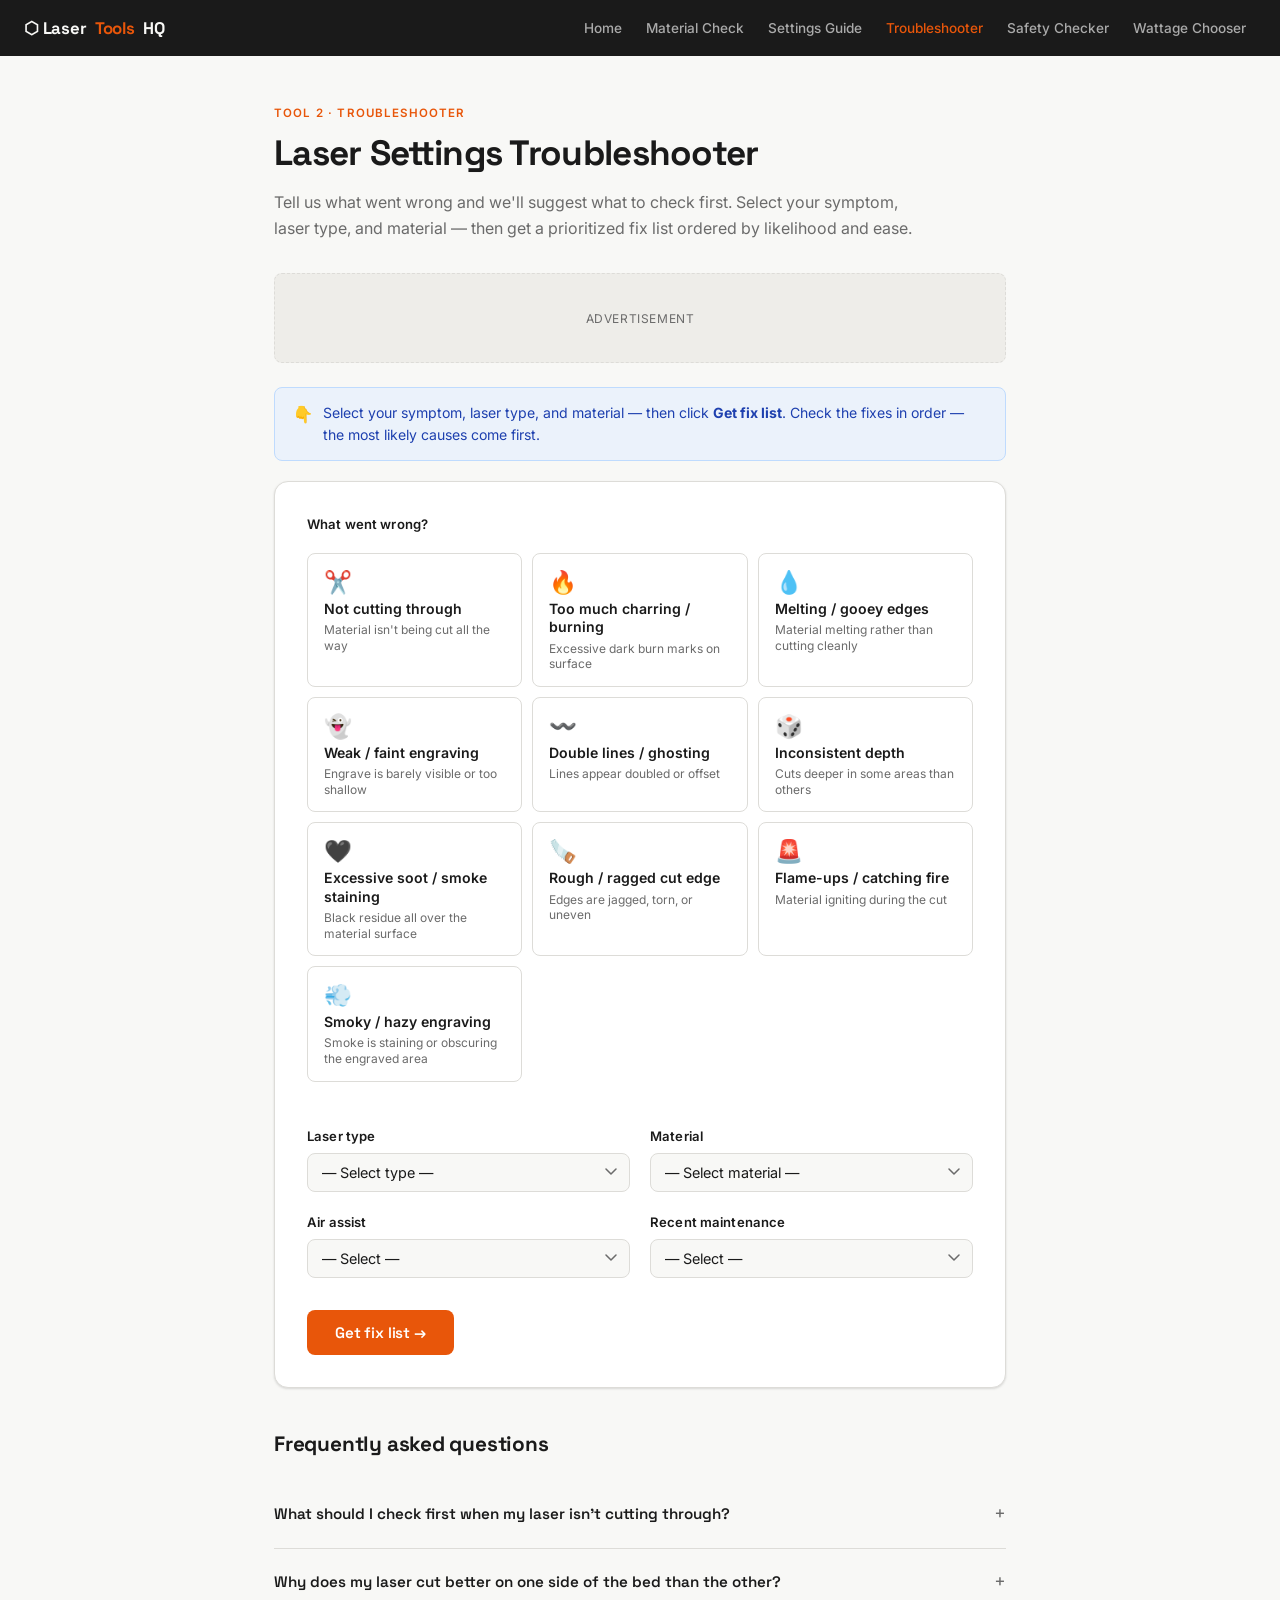
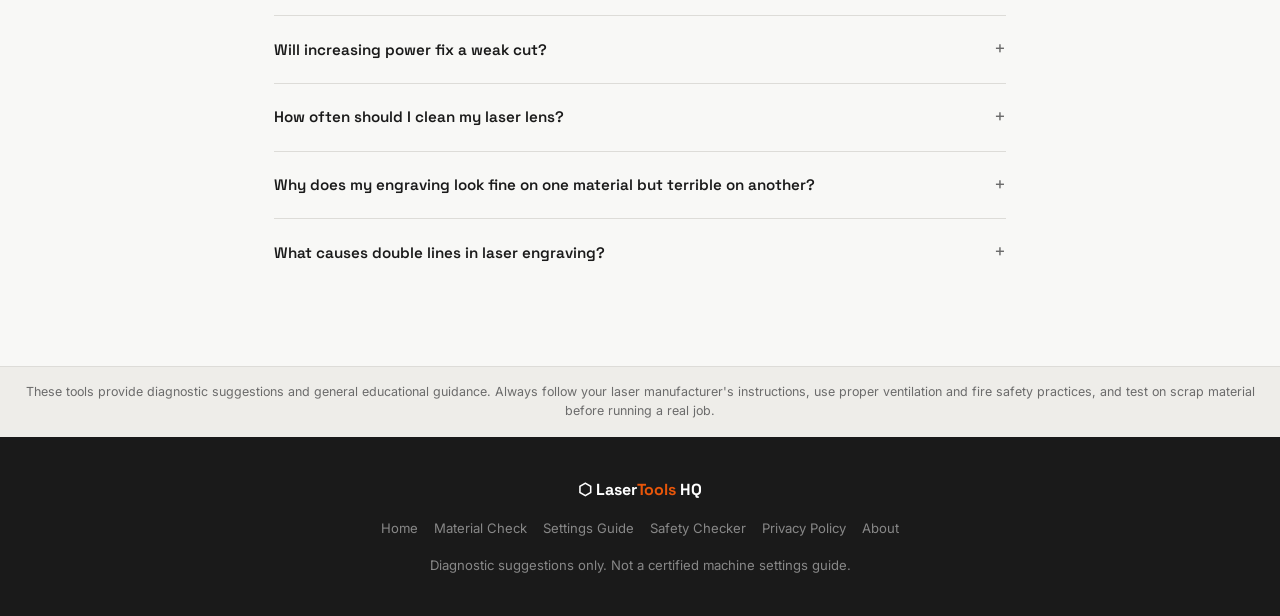
<file: laser-settings-troubleshooter.html>
<!DOCTYPE html>
<html lang="en">
<head>
  <meta charset="UTF-8">
  <meta name="viewport" content="width=device-width, initial-scale=1.0">
  <title>Laser Settings Troubleshooter — Fix Bad Cuts & Engraving Results</title>
  <meta name="description" content="Tell us what went wrong with your laser cut or engraving and get a prioritized fix list. Covers not cutting through, charring, melting, weak engraving, double lines, and more.">
  <link rel="stylesheet" href="css/style.css">

  <script type="application/ld+json">
  {
    "@context": "https://schema.org",
    "@type": "FAQPage",
    "mainEntity": [
      {"@type":"Question","name":"Why is my laser not cutting through?","acceptedAnswer":{"@type":"Answer","text":"The most common causes are poor focus, dirty optics, insufficient power or too-high speed, and weak or missing air assist. Check focus first, then clean your lens, then adjust speed and power settings."}},
      {"@type":"Question","name":"Why is my laser engraving too dark or charring?","acceptedAnswer":{"@type":"Answer","text":"Too much heat per pass is the usual cause. Try increasing speed, lowering power slightly, adding more passes at lower settings, improving air assist, or masking the surface before engraving."}},
      {"@type":"Question","name":"Why is my acrylic melting instead of cutting?","acceptedAnswer":{"@type":"Answer","text":"Melting usually means too much heat dwelling in one spot. Try faster speed, more passes at lower power, and ensure strong air assist. For clear acrylic on a diode laser, the beam may be passing through rather than cutting — CO2 is better suited for clear acrylic."}},
      {"@type":"Question","name":"Why are there double lines in my laser engraving?","acceptedAnswer":{"@type":"Answer","text":"Double lines are almost always a mechanical issue — loose belts, gantry play, or a scanning offset setting in your software. Check belt tension and gantry movement before adjusting software settings."}}
    ]
  }
  </script>

  <style>
    /* Symptom selector grid */
    .symptom-grid {
      display: grid;
      grid-template-columns: repeat(auto-fill, minmax(200px, 1fr));
      gap: 10px;
      margin-bottom: 24px;
    }
    .symptom-btn {
      background: white;
      border: 1.5px solid var(--border);
      border-radius: var(--radius);
      padding: 14px 16px;
      cursor: pointer;
      text-align: left;
      transition: all 0.15s;
      font-family: var(--font-body);
      display: flex;
      flex-direction: column;
      gap: 4px;
    }
    .symptom-btn:hover {
      border-color: var(--orange);
      background: var(--orange-light);
    }
    .symptom-btn.selected {
      border-color: var(--orange);
      border-width: 2px;
      background: var(--orange-light);
    }
    .symptom-icon { font-size: 1.4rem; }
    .symptom-label {
      font-size: 0.88rem;
      font-weight: 600;
      color: var(--text);
      line-height: 1.3;
    }
    .symptom-sub {
      font-size: 0.75rem;
      color: var(--text-muted);
      line-height: 1.3;
    }

    /* Fix list */
    .fix-list {
      display: flex;
      flex-direction: column;
      gap: 10px;
      margin-bottom: 20px;
    }
    .fix-item {
      background: white;
      border: 1px solid var(--border);
      border-radius: var(--radius-lg);
      overflow: hidden;
      box-shadow: var(--shadow);
    }
    .fix-item-header {
      padding: 14px 18px;
      display: flex;
      align-items: flex-start;
      gap: 14px;
    }
    .fix-number {
      background: var(--orange);
      color: white;
      font-family: var(--font-head);
      font-size: 0.8rem;
      font-weight: 700;
      width: 26px;
      height: 26px;
      border-radius: 50%;
      display: flex;
      align-items: center;
      justify-content: center;
      flex-shrink: 0;
      margin-top: 1px;
    }
    .fix-number.priority-high   { background: var(--orange); }
    .fix-number.priority-medium { background: var(--blue); }
    .fix-number.priority-low    { background: var(--text-muted); }
    .fix-content { flex: 1; }
    .fix-title {
      font-family: var(--font-head);
      font-size: 0.95rem;
      font-weight: 600;
      color: var(--text);
      margin-bottom: 4px;
    }
    .fix-desc {
      font-size: 0.87rem;
      color: var(--text-muted);
      line-height: 1.55;
    }
    .fix-item-footer {
      padding: 10px 18px 12px 58px;
      border-top: 1px solid var(--border);
      background: var(--bg);
    }
    .fix-action {
      font-size: 0.82rem;
      font-weight: 600;
      color: var(--text);
    }
    .fix-action-detail {
      font-size: 0.8rem;
      color: var(--text-muted);
      margin-top: 2px;
      line-height: 1.45;
    }

    /* Priority legend */
    .priority-legend {
      display: flex;
      gap: 16px;
      flex-wrap: wrap;
      margin-bottom: 16px;
      font-size: 0.78rem;
      color: var(--text-muted);
      align-items: center;
    }
    .legend-dot {
      display: inline-flex;
      align-items: center;
      gap: 5px;
    }
    .dot {
      width: 10px;
      height: 10px;
      border-radius: 50%;
    }

    /* Safety flag */
    .safety-flag {
      display: none;
      margin-bottom: 16px;
    }
    .safety-flag.visible { display: block; }

    /* Result summary bar */
    .result-summary {
      background: var(--bg-dark);
      color: white;
      border-radius: var(--radius-lg);
      padding: 18px 22px;
      margin-bottom: 20px;
      display: flex;
      align-items: flex-start;
      gap: 14px;
    }
    .result-summary-icon { font-size: 1.5rem; flex-shrink: 0; }
    .result-summary h3 {
      font-family: var(--font-head);
      font-size: 1rem;
      font-weight: 600;
      color: white;
      margin-bottom: 4px;
    }
    .result-summary p {
      font-size: 0.85rem;
      color: #AAAAAA;
      line-height: 1.5;
    }

    #resultPanel { display: none; }
    #resultPanel.visible { display: block; }

    @media (max-width: 640px) {
      .symptom-grid { grid-template-columns: 1fr 1fr; }
    }
    @media (max-width: 400px) {
      .symptom-grid { grid-template-columns: 1fr; }
    }
  </style>
</head>
<body>

<nav class="site-nav">
  <div class="nav-logo">⬡ Laser<span>Tools</span> HQ</div>
  <button class="nav-mobile-toggle" onclick="toggleNav()" aria-label="Toggle menu">☰</button>
  <ul class="nav-links" id="navLinks">
    <li><a href="index.html">Home</a></li>
    <li><a href="diode-laser-materials.html">Material Check</a></li>
    <li><a href="laser-settings-guide.html">Settings Guide</a></li>
    <li><a href="laser-settings-troubleshooter.html" class="active">Troubleshooter</a></li>
    <li><a href="laser-material-safety-checker.html">Safety Checker</a></li>
    <li><a href="laser-wattage-chooser.html">Wattage Chooser</a></li>
  </ul>
</nav>

<main class="page-wrap">

  <p class="page-eyebrow">Tool 2 · Troubleshooter</p>
  <h1>Laser Settings Troubleshooter</h1>
  <p class="page-intro">
    Tell us what went wrong and we'll suggest what to check first. Select your symptom, laser type, and material — then get a prioritized fix list ordered by likelihood and ease.
  </p>

  <div class="ad-slot">Advertisement</div>

  <div class="callout info" style="margin-bottom:20px;">
    <span class="callout-icon">👇</span>
    <div>Select your symptom, laser type, and material — then click <strong>Get fix list</strong>. Check the fixes in order — the most likely causes come first.</div>
  </div>

  <!-- FORM -->
  <div class="tool-form-card">

    <!-- SYMPTOM -->
    <div class="form-group" style="margin-bottom:20px;">
      <label style="margin-bottom:12px;display:block;">What went wrong?</label>
      <div class="symptom-grid" id="symptomGrid">
        <button class="symptom-btn" onclick="selectSymptom('not-cutting', this)">
          <span class="symptom-icon">✂️</span>
          <span class="symptom-label">Not cutting through</span>
          <span class="symptom-sub">Material isn't being cut all the way</span>
        </button>
        <button class="symptom-btn" onclick="selectSymptom('charring', this)">
          <span class="symptom-icon">🔥</span>
          <span class="symptom-label">Too much charring / burning</span>
          <span class="symptom-sub">Excessive dark burn marks on surface</span>
        </button>
        <button class="symptom-btn" onclick="selectSymptom('melting', this)">
          <span class="symptom-icon">💧</span>
          <span class="symptom-label">Melting / gooey edges</span>
          <span class="symptom-sub">Material melting rather than cutting cleanly</span>
        </button>
        <button class="symptom-btn" onclick="selectSymptom('weak-engrave', this)">
          <span class="symptom-icon">👻</span>
          <span class="symptom-label">Weak / faint engraving</span>
          <span class="symptom-sub">Engrave is barely visible or too shallow</span>
        </button>
        <button class="symptom-btn" onclick="selectSymptom('double-lines', this)">
          <span class="symptom-icon">〰️</span>
          <span class="symptom-label">Double lines / ghosting</span>
          <span class="symptom-sub">Lines appear doubled or offset</span>
        </button>
        <button class="symptom-btn" onclick="selectSymptom('inconsistent', this)">
          <span class="symptom-icon">🎲</span>
          <span class="symptom-label">Inconsistent depth</span>
          <span class="symptom-sub">Cuts deeper in some areas than others</span>
        </button>
        <button class="symptom-btn" onclick="selectSymptom('soot', this)">
          <span class="symptom-icon">🖤</span>
          <span class="symptom-label">Excessive soot / smoke staining</span>
          <span class="symptom-sub">Black residue all over the material surface</span>
        </button>
        <button class="symptom-btn" onclick="selectSymptom('rough-edge', this)">
          <span class="symptom-icon">🪚</span>
          <span class="symptom-label">Rough / ragged cut edge</span>
          <span class="symptom-sub">Edges are jagged, torn, or uneven</span>
        </button>
        <button class="symptom-btn" onclick="selectSymptom('flame-ups', this)">
          <span class="symptom-icon">🚨</span>
          <span class="symptom-label">Flame-ups / catching fire</span>
          <span class="symptom-sub">Material igniting during the cut</span>
        </button>
        <button class="symptom-btn" onclick="selectSymptom('smoky-engrave', this)">
          <span class="symptom-icon">💨</span>
          <span class="symptom-label">Smoky / hazy engraving</span>
          <span class="symptom-sub">Smoke is staining or obscuring the engraved area</span>
        </button>
      </div>
    </div>

    <div class="form-grid">
      <div class="form-group">
        <label for="laser-type">Laser type</label>
        <select id="laser-type" onchange="onInputChange()">
          <option value="">— Select type —</option>
          <option value="diode-low">Diode — low power (5–10W)</option>
          <option value="diode-mid">Diode — mid power (20–30W)</option>
          <option value="diode-high">Diode — high power (40W+)</option>
          <option value="co2-low">CO2 — low power (40–60W)</option>
          <option value="co2-mid">CO2 — mid power (60–80W)</option>
          <option value="co2-high">CO2 — high power (80W+)</option>
          <option value="fiber">Fiber laser</option>
        </select>
      </div>

      <div class="form-group">
        <label for="material-type">Material</label>
        <select id="material-type" onchange="onInputChange()">
          <option value="">— Select material —</option>
          <optgroup label="Wood">
            <option value="plywood">Plywood</option>
            <option value="mdf">MDF</option>
            <option value="hardwood">Hardwood</option>
            <option value="basswood">Basswood / light wood</option>
          </optgroup>
          <optgroup label="Acrylic">
            <option value="acrylic-clear">Acrylic — clear / transparent</option>
            <option value="acrylic-opaque">Acrylic — opaque (dark colors)</option>
            <option value="acrylic-mirror">Mirror acrylic</option>
          </optgroup>
          <optgroup label="Leather">
            <option value="leather">Vegetable-tanned leather</option>
            <option value="leatherette">Leatherette / faux leather</option>
          </optgroup>
          <optgroup label="Other">
            <option value="paper">Paper / cardstock</option>
            <option value="metal-coated">Coated / anodized metal</option>
            <option value="unknown">Unknown / other</option>
          </optgroup>
        </select>
      </div>

      <div class="form-group">
        <label for="air-assist">Air assist</label>
        <select id="air-assist" onchange="onInputChange()">
          <option value="">— Select —</option>
          <option value="none">None</option>
          <option value="low">Low / basic pump</option>
          <option value="strong">Strong</option>
          <option value="unknown">Not sure</option>
        </select>
      </div>

      <div class="form-group">
        <label for="maintenance">Recent maintenance</label>
        <select id="maintenance" onchange="onInputChange()">
          <option value="">— Select —</option>
          <option value="recently-cleaned">Lens/mirrors cleaned recently</option>
          <option value="not-cleaned">Not cleaned in a while</option>
          <option value="never-cleaned">Never cleaned</option>
          <option value="unknown">Not sure</option>
        </select>
      </div>
    </div>

    <button class="btn-check" onclick="getFixList()" style="margin-top:8px;">Get fix list →</button>
  </div>

  <!-- RESULT PANEL -->
  <div id="resultPanel">

    <!-- Safety flag (shown for flame-ups) -->
    <div class="safety-flag" id="safetyFlag">
      <div class="callout danger">
        <span class="callout-icon">🚨</span>
        <div><strong>Fire safety first.</strong> If your material is catching fire during cuts, stop the job immediately. Never leave your laser unattended during a cut. Keep a fire extinguisher nearby. Address the fixes below before running another job.</div>
      </div>
    </div>

    <!-- Summary bar -->
    <div class="result-summary">
      <div class="result-summary-icon" id="resultIcon">🔧</div>
      <div>
        <h3 id="resultTitle">—</h3>
        <p id="resultDesc">—</p>
      </div>
    </div>

    <!-- Priority legend -->
    <div class="priority-legend">
      <strong style="color:var(--text);">Fix priority:</strong>
      <span class="legend-dot"><span class="dot" style="background:var(--orange);"></span> Check first</span>
      <span class="legend-dot"><span class="dot" style="background:var(--blue);"></span> Check next</span>
      <span class="legend-dot"><span class="dot" style="background:var(--text-muted);"></span> If still not fixed</span>
    </div>

    <!-- Fix list -->
    <div class="fix-list" id="fixList"></div>

    <!-- Warning disclaimer -->
    <div class="callout warning" style="margin-bottom:20px;">
      <span class="callout-icon">⚠️</span>
      <div><strong>These are diagnostic suggestions, not certified machine settings.</strong> Work through fixes one at a time so you know what made the difference. Always run a small test cut on scrap material after each adjustment before running a full job.</div>
    </div>

    <!-- Related links -->
    <div class="result-section">
      <h4 style="font-family:var(--font-head);font-size:0.82rem;font-weight:600;letter-spacing:0.08em;text-transform:uppercase;color:var(--text-muted);margin-bottom:8px;">Related tools</h4>
      <div class="related-links">
        <a class="related-link" href="laser-settings-guide.html">📋 Settings Guide</a>
        <a class="related-link" href="diode-laser-materials.html">🔵 Material Compatibility</a>
        <a class="related-link" href="laser-material-safety-checker.html">⚠️ Safety Checker</a>
      </div>
    </div>

  </div>

  <div class="ad-slot" id="adAfterResult" style="display:none;">Advertisement</div>

  <!-- FAQ -->
  <section class="faq-section" style="margin-top:40px;">
    <h2>Frequently asked questions</h2>

    <div class="faq-item">
      <div class="faq-q" onclick="toggleFaq(this)">What should I check first when my laser isn't cutting through?</div>
      <div class="faq-a">Focus is almost always the first thing to check. Even being 0.5mm off focus can significantly reduce cutting power. After focus, check that your lens is clean — a dirty lens scatters the beam and dramatically reduces effective power. Then check air assist, slow down your speed, and consider adding passes rather than just maxing out power.</div>
    </div>

    <div class="faq-item">
      <div class="faq-q" onclick="toggleFaq(this)">Why does my laser cut better on one side of the bed than the other?</div>
      <div class="faq-a">This is almost always a bed leveling issue. If the cutting surface isn't flat and level relative to the laser head, focus changes across the work area and cutting power becomes inconsistent. Check your bed height at multiple points and use a honeycomb bed or adjustable risers to level it.</div>
    </div>

    <div class="faq-item">
      <div class="faq-q" onclick="toggleFaq(this)">Will increasing power fix a weak cut?</div>
      <div class="faq-a">Not necessarily, and it can make things worse. Before increasing power, check focus and clean your lens — both have a bigger impact than you'd expect. Maxing out power increases heat, which causes more charring and can actually make cut quality worse. More passes at moderate power usually outperforms one pass at max power.</div>
    </div>

    <div class="faq-item">
      <div class="faq-q" onclick="toggleFaq(this)">How often should I clean my laser lens?</div>
      <div class="faq-a">For regular use, inspect the lens after every few hours of cutting — especially when cutting wood or MDF, which produce a lot of smoke and residue. Clean it whenever you see visible residue, cloudiness, or notice a drop in cutting performance. Use proper lens cleaning solution and lens tissue — never paper towels or household cleaners.</div>
    </div>

    <div class="faq-item">
      <div class="faq-q" onclick="toggleFaq(this)">Why does my engraving look fine on one material but terrible on another?</div>
      <div class="faq-a">Different materials absorb laser energy very differently. Wood grain, MDF density, acrylic color, and leather tanning method all affect how the laser interacts with the surface. Settings that work perfectly on basswood may burn MDF or barely mark hardwood. Always test on the exact material and batch you're using for a real job.</div>
    </div>

    <div class="faq-item">
      <div class="faq-q" onclick="toggleFaq(this)">What causes double lines in laser engraving?</div>
      <div class="faq-a">Double lines are almost always mechanical. The most common cause is loose or stretched belts — the gantry "bounces" slightly between scan passes, offsetting alternate lines. Check belt tension on both axes. The second most common cause is a scanning offset setting in your software (LightBurn calls this "Scanning Offset Adjust") that needs to be calibrated for your speed.</div>
    </div>

  </section>

</main>

<div class="site-disclaimer">
  These tools provide diagnostic suggestions and general educational guidance. Always follow your laser manufacturer's instructions, use proper ventilation and fire safety practices, and test on scrap material before running a real job.
</div>

<footer class="site-footer">
  <div class="footer-inner">
    <div class="footer-logo">⬡ Laser<span>Tools</span> HQ</div>
    <nav class="footer-links">
      <a href="index.html">Home</a>
      <a href="diode-laser-materials.html">Material Check</a>
      <a href="laser-settings-guide.html">Settings Guide</a>
      <a href="laser-material-safety-checker.html">Safety Checker</a>
      <a href="privacy.html">Privacy Policy</a>
      <a href="about.html">About</a>
    </nav>
    <p>Diagnostic suggestions only. Not a certified machine settings guide.</p>
  </div>
</footer>

<script>
// ============================================
// STATE
// ============================================
var selectedSymptom = null;

function selectSymptom(id, btn) {
  selectedSymptom = id;
  document.querySelectorAll('.symptom-btn').forEach(function(b){ b.classList.remove('selected'); });
  btn.classList.add('selected');
  onInputChange();
}

function onInputChange() {
  document.getElementById('resultPanel').style.display = 'none';
  document.getElementById('adAfterResult').style.display = 'none';
}

// ============================================
// FIX DATABASE
// Each fix: { title, desc, action, detail, priority: 'high'|'medium'|'low' }
// Conditions can add/remove fixes based on laser type, material, air assist, maintenance
// ============================================

var FIXES = {

  // ---- NOT CUTTING THROUGH ----
  "not-cutting": {
    icon: "✂️",
    title: "Not Cutting Through",
    desc: "Most likely a focus, optics, or energy delivery problem. Work through these in order.",
    safety: false,
    base: [
      {
        priority: "high",
        title: "Check and reset your focus",
        desc: "Focus is the single most common reason a laser stops cutting cleanly. Even 0.5–1mm off focus can cut effective power by 30–50%.",
        action: "Re-focus the laser head at the exact surface of your material.",
        detail: "Use your machine's focus tool or manual focus card. If your material has warped or isn't flat, it may be out of focus in different areas across the bed."
      },
      {
        priority: "high",
        title: "Clean your lens (and mirrors if CO2)",
        desc: "Residue on the lens scatters and absorbs the beam before it reaches the material. A dirty lens can reduce effective power dramatically.",
        action: "Inspect the lens — hold it up to a light source. If you see any residue, haze, or spots, clean it.",
        detail: "Use proper lens cleaning solution and lens tissue. Never use paper towels or household cleaners. CO2 machines also need mirror inspection — check all mirrors in the beam path."
      },
      {
        priority: "high",
        title: "Slow down your speed",
        desc: "Too-high speed means the beam doesn't dwell long enough to cut through. Reduce speed by 20–30% and test.",
        action: "Reduce cutting speed by 20–30% and run a test cut on scrap.",
        detail: "Don't jump straight to maximum power — more passes at moderate power usually beats one pass at max power for cut quality."
      },
      {
        priority: "medium",
        title: "Add a second pass",
        desc: "Multiple passes allow the material to cool between cuts and often produce cleaner results than one high-power pass.",
        action: "Add one more pass at the same settings before changing power.",
        detail: "2–3 passes at moderate settings is usually better than 1 pass at maximum. Excessive passes increase charring, so there's a balance."
      },
      {
        priority: "medium",
        title: "Check material compatibility with your laser type",
        desc: "Some materials simply don't cut well on certain laser types — especially clear acrylic on diode lasers.",
        action: "Use the Material Compatibility tool to confirm this material is a good candidate for your laser.",
        detail: "Clear and transparent acrylics transmit diode laser beams instead of absorbing them. No amount of power adjustment will fix a fundamental wavelength mismatch."
      },
      {
        priority: "low",
        title: "Check for bed leveling issues",
        desc: "If the cut is worse in some areas than others, the bed may not be level — causing focus to drift across the work area.",
        action: "Measure focus height at the corners and center of your bed.",
        detail: "Use a honeycomb bed or adjustable risers to level the cutting surface. Even 1–2mm of variation across the bed causes noticeable power inconsistency."
      }
    ],
    conditional: [
      {
        condition: function(lt, mat, aa, maint) { return aa === 'none' || aa === 'low'; },
        fix: {
          priority: "high",
          title: "Improve air assist",
          desc: "Air assist blows debris and smoke out of the cut path, allowing the beam to reach fresh material on each pass. Without it, smoke residue absorbs laser energy before it hits the material.",
          action: "Add or increase air assist and retest.",
          detail: "Even a basic aquarium pump makes a measurable difference. Strong air assist is especially important for wood and MDF."
        },
        insertAt: 2
      },
      {
        condition: function(lt, mat, aa, maint) { return maint === 'not-cleaned' || maint === 'never-cleaned'; },
        fix: {
          priority: "high",
          title: "Your lens may need cleaning urgently",
          desc: "You indicated the lens hasn't been cleaned recently. This is the most likely culprit for a sudden drop in cutting performance.",
          action: "Clean the lens before anything else.",
          detail: "A heavily contaminated lens can reduce effective cutting power by 40–60%. Cleaning it often restores performance without any settings changes."
        },
        insertAt: 0
      },
      {
        condition: function(lt, mat, aa, maint) { return mat === 'acrylic-clear' && (lt === 'diode-low' || lt === 'diode-mid' || lt === 'diode-high'); },
        fix: {
          priority: "high",
          title: "Clear acrylic is a poor candidate for diode lasers",
          desc: "Blue diode laser beams pass through clear acrylic rather than being absorbed. This is a wavelength issue, not a settings issue.",
          action: "Switch to dark opaque acrylic, or use a CO2 laser for clear acrylic.",
          detail: "No diode power setting will reliably cut clear acrylic. CO2 lasers cut all acrylic colors cleanly. See the Material Compatibility tool for more detail."
        },
        insertAt: 0
      },
      {
        condition: function(lt, mat, aa, maint) { return mat === 'plywood'; },
        fix: {
          priority: "medium",
          title: "Check your plywood grade",
          desc: "Construction-grade plywood contains voids and harder glue layers that block laser cutting. The beam gets stopped by glue and the cut becomes inconsistent.",
          action: "Switch to laser-grade or Baltic birch plywood.",
          detail: "Laser-grade ply has consistent layers, minimal voids, and laser-compatible adhesive. Standard hardware store plywood is unreliable for laser cutting."
        },
        insertAt: 4
      }
    ]
  },

  // ---- CHARRING ----
  "charring": {
    icon: "🔥",
    title: "Too Much Charring / Burning",
    desc: "Too much heat is dwelling in the material. The goal is less heat per pass, not less total energy.",
    safety: false,
    base: [
      {
        priority: "high",
        title: "Increase your speed",
        desc: "Slower speed means the beam dwells longer in one spot, depositing more heat. Speed up and the beam moves on before the material over-heats.",
        action: "Increase speed by 20–30% and test on a scrap piece.",
        detail: "If increasing speed means you're no longer cutting through, add a second pass rather than slowing back down."
      },
      {
        priority: "high",
        title: "Improve or add air assist",
        desc: "Air assist blows combustion gases away from the cut zone and cools the material surface. Without it, heat builds up and causes charring.",
        action: "Add or increase air assist — even a basic pump makes a significant difference.",
        detail: "Strong air assist is one of the most effective ways to reduce charring on wood. It also reduces fire risk."
      },
      {
        priority: "high",
        title: "Mask the surface before cutting",
        desc: "Transfer tape or painter's tape on the surface protects it from smoke and combustion residue during cutting.",
        action: "Apply transfer tape or low-tack painter's tape to the material surface before cutting.",
        detail: "Peel the tape after cutting. This is especially effective for engraving and for cutting plywood and MDF where surface charring is a constant issue."
      },
      {
        priority: "medium",
        title: "Use more passes at lower power",
        desc: "Instead of one slow, high-power pass, try two faster passes at lower power. Each pass removes less material and deposits less heat.",
        action: "Reduce power by 15–20%, increase speed, and add a second pass.",
        detail: "This approach reduces peak temperature at the cut zone and often produces cleaner edges with less charring."
      },
      {
        priority: "medium",
        title: "Check ventilation",
        desc: "Poor ventilation allows smoke and combustion gases to linger around the material, staining the surface and contributing to charring.",
        action: "Ensure your exhaust fan is working and the duct is clear. Run the exhaust during the entire job.",
        detail: "Even a well-tuned laser produces excessive surface charring if exhaust gases aren't being removed quickly."
      },
      {
        priority: "low",
        title: "Consider the material",
        desc: "Some materials char more than others. MDF and pine char heavily due to resins and binders. Baltic birch and basswood char much less.",
        action: "If switching materials is an option, lighter-colored, lower-resin woods produce less charring.",
        detail: "For acrylic, melting/discoloration rather than charring is more typical — if you're seeing char on acrylic, check if the material is truly cast acrylic."
      }
    ],
    conditional: [
      {
        condition: function(lt, mat) { return mat === 'mdf'; },
        fix: {
          priority: "medium",
          title: "MDF chars heavily — this is partly normal",
          desc: "MDF contains formaldehyde-based binders that produce a lot of smoke and char more than natural wood. Masking, strong air assist, and fast speed help but won't eliminate it entirely.",
          action: "Use transfer tape masking and ensure strong air assist and ventilation.",
          detail: "For very clean MDF results, consider switching to laser-grade MDF which uses lower-emission binders."
        },
        insertAt: 3
      },
      {
        condition: function(lt, mat) { return mat === 'leather' || mat === 'leatherette'; },
        fix: {
          priority: "high",
          title: "Leather scorches easily — speed is critical",
          desc: "Leather burns at relatively low temperatures. Even a slightly too-slow speed causes heavy surface scorching.",
          action: "Increase speed significantly and test. Leather often needs faster settings than you'd expect.",
          detail: "For engraving, reduce power and increase speed. A light engrave pass is better than a deep one on leather."
        },
        insertAt: 0
      }
    ]
  },

  // ---- MELTING ----
  "melting": {
    icon: "💧",
    title: "Melting / Gooey Edges",
    desc: "The material is receiving too much sustained heat, causing it to melt rather than vaporize cleanly.",
    safety: false,
    base: [
      {
        priority: "high",
        title: "Increase speed to reduce heat dwell time",
        desc: "Melting happens when the material heats up faster than it can vaporize. Moving faster gives less time for heat to build up.",
        action: "Increase speed by 20–30% and add a pass if needed to compensate.",
        detail: "For acrylic especially: a faster speed with more passes nearly always outperforms a slow single pass."
      },
      {
        priority: "high",
        title: "Improve air assist",
        desc: "Air assist cools the material at the cut zone and blows molten material away before it re-solidifies on the edge.",
        action: "Add or strengthen air assist.",
        detail: "Strong air assist is critical for clean acrylic cutting. It cools the cut edge and dramatically reduces melting and re-flow."
      },
      {
        priority: "high",
        title: "Reduce power",
        desc: "Too much power concentrates excessive heat at the cut point. Try reducing power by 10–15% and compensating with an extra pass.",
        action: "Lower power by 10–15%, increase speed slightly, add a pass.",
        detail: "The goal is to vaporize material cleanly, not to blast through it. Lower peak heat with more passes is the key principle."
      },
      {
        priority: "medium",
        title: "Check focus",
        desc: "Surprisingly, being out of focus can cause melting — the defocused beam covers a wider area, heating more material at once rather than vaporizing a precise cut line.",
        action: "Verify focus is set correctly for this material and thickness.",
        detail: "A focused beam vaporizes material efficiently. An unfocused beam spreads heat, causing melting and ragged edges."
      },
      {
        priority: "low",
        title: "Let the material cool between passes",
        desc: "Running multiple passes back-to-back without pause doesn't allow the material to cool, causing heat to accumulate.",
        action: "Add a small delay between passes if your software supports it.",
        detail: "In LightBurn, you can set a pass delay. Alternatively, run the same job twice instead of using the passes setting."
      }
    ],
    conditional: [
      {
        condition: function(lt, mat) { return mat === 'acrylic-clear' && (lt === 'diode-low' || lt === 'diode-mid' || lt === 'diode-high'); },
        fix: {
          priority: "high",
          title: "Clear acrylic + diode laser = beam passing through, not cutting",
          desc: "What looks like melting on clear acrylic with a diode laser may actually be scattered beam energy heating the surface without cutting through. The beam is transmitting through the material, not being absorbed.",
          action: "Switch to dark opaque acrylic for diode lasers, or use a CO2 laser for clear acrylic.",
          detail: "CO2 lasers cut all acrylic colors with clean, flame-polished edges. See the Material Compatibility tool."
        },
        insertAt: 0
      },
      {
        condition: function(lt, mat) { return mat === 'acrylic-opaque' || mat === 'acrylic-clear' || mat === 'acrylic-mirror'; },
        fix: {
          priority: "medium",
          title: "Use cast acrylic, not extruded",
          desc: "Extruded acrylic melts at a lower temperature and tends to produce gooey, uneven edges. Cast acrylic vaporizes more cleanly.",
          action: "Switch to cast acrylic if you aren't already using it.",
          detail: "Cast acrylic produces the characteristic frosted or flame-polished edge. Extruded acrylic produces melted, inconsistent edges."
        },
        insertAt: 3
      },
      {
        condition: function(lt, mat) { return mat === 'leatherette'; },
        fix: {
          priority: "high",
          title: "Verify this is PU leatherette, not PVC",
          desc: "PVC-based faux leather melts, produces toxic fumes, and is unsafe to laser. If the material is melting and smells sharp or acidic, stop immediately.",
          action: "Do not continue until you've confirmed the material is PU, not PVC. Use the Safety Checker tool.",
          detail: "PVC releases hydrochloric acid gas when lasered. This is a health and machine safety issue, not just a settings problem."
        },
        insertAt: 0
      }
    ]
  },

  // ---- WEAK ENGRAVING ----
  "weak-engrave": {
    icon: "👻",
    title: "Weak / Faint Engraving",
    desc: "Not enough energy is being delivered to the surface. Work through focus and optics before touching power settings.",
    safety: false,
    base: [
      {
        priority: "high",
        title: "Check focus first",
        desc: "An out-of-focus beam spreads its energy over a larger area, making engravings faint and lacking contrast. Even 0.5mm off focus makes a visible difference.",
        action: "Re-focus the laser at the exact surface of the material and retest.",
        detail: "For engraving, focus at the top surface of the material. For deeper engraving, some users focus slightly below the surface — but start at the top."
      },
      {
        priority: "high",
        title: "Clean the lens",
        desc: "A dirty lens scatters the beam and reduces the energy delivered to the material surface.",
        action: "Clean the lens with proper lens solution and lens tissue and retest.",
        detail: "Even a thin film of residue on the lens can noticeably reduce engraving depth and contrast."
      },
      {
        priority: "high",
        title: "Reduce speed",
        desc: "Too-high speed means the beam doesn't dwell long enough to mark the material effectively.",
        action: "Reduce engraving speed by 20–30% and compare results.",
        detail: "For engraving, speed has a bigger effect on depth than power in most cases. Slow down before increasing power."
      },
      {
        priority: "medium",
        title: "Check material color and surface",
        desc: "Light-colored, reflective, or shiny surfaces absorb less laser energy. Some materials need surface preparation to engrave well.",
        action: "For light or reflective surfaces: apply a laser marking spray, or switch to a more absorbent material.",
        detail: "Dark materials absorb more laser energy. Shiny or mirror-like surfaces reflect the beam. Anodized metals engrave well; bare polished metal does not."
      },
      {
        priority: "medium",
        title: "Increase power slightly",
        desc: "After checking focus and optics, a moderate power increase may be needed for this material.",
        action: "Increase power by 10–15% and test. Don't jump straight to maximum.",
        detail: "Maxing out power can cause burning around engraved areas. A 10–15% increase is usually enough to see whether power is the limiting factor."
      },
      {
        priority: "low",
        title: "Consider material compatibility",
        desc: "Some materials simply don't engrave well with certain laser types. Clear acrylic on a diode laser, or bare metal on any non-fiber laser, won't produce visible results.",
        action: "Check the Material Compatibility tool to confirm this material is a good fit for your laser type.",
        detail: ""
      }
    ],
    conditional: [
      {
        condition: function(lt, mat) { return mat === 'acrylic-clear' && (lt === 'diode-low' || lt === 'diode-mid' || lt === 'diode-high'); },
        fix: {
          priority: "high",
          title: "Clear acrylic doesn't engrave well on diode lasers",
          desc: "Diode lasers transmit through clear acrylic rather than being absorbed. The result is very faint or no visible engraving.",
          action: "Apply a laser marking spray to the surface, switch to dark opaque acrylic, or use a CO2 laser.",
          detail: "Laser marking spray (like Cermark or similar) can allow diode lasers to mark surfaces they normally can't."
        },
        insertAt: 0
      },
      {
        condition: function(lt, mat) { return mat === 'metal-coated'; },
        fix: {
          priority: "high",
          title: "Metal marking requires the right laser type",
          desc: "Diode and CO2 lasers can mark anodized or coated metals by removing the coating layer. Bare metal requires a fiber laser or marking spray.",
          action: "Confirm your material has an anodized or coated surface. Bare polished metal needs a fiber laser or marking spray.",
          detail: "Anodized aluminum engraves well on both diode and CO2. If results are faint, the anodizing may be thinner than expected — increase power slightly."
        },
        insertAt: 1
      }
    ]
  },

  // ---- DOUBLE LINES ----
  "double-lines": {
    icon: "〰️",
    title: "Double Lines / Ghosting",
    desc: "Almost always a mechanical or software calibration issue, not a power or speed problem.",
    safety: false,
    base: [
      {
        priority: "high",
        title: "Check belt tension on both axes",
        desc: "Loose or worn belts allow the gantry to shift slightly between scan passes, offsetting alternate lines. This is the most common cause of double lines.",
        action: "Check belt tension on the X and Y axes. Belts should feel firm — not floppy, not guitar-string tight.",
        detail: "Pluck each belt — it should produce a low tone, not a slack flop. Tighten any belts that feel loose. Replace belts that look stretched or cracked."
      },
      {
        priority: "high",
        title: "Check for gantry play or loose wheels",
        desc: "If the gantry carriage has any side-to-side or front-to-back play, it will shift during direction changes, causing double lines.",
        action: "Grip the laser head and try to wobble it gently in all directions. Any movement indicates loose wheels or eccentric nuts that need tightening.",
        detail: "Most diode and CO2 machines use V-slot wheels with eccentric nuts. Adjust the nuts to remove play without over-tightening."
      },
      {
        priority: "high",
        title: "Calibrate scanning offset in software",
        desc: "At high engraving speeds, the laser fires slightly late on alternate scan passes due to signal delay. This creates a consistent offset between odd and even lines.",
        action: "In LightBurn: go to Edit → Device Settings → Scanning Offset Adjust. Run the calibration pattern and enter the measured offset.",
        detail: "This is especially noticeable at high speeds (3000mm/min+). Lower your engraving speed and check if the double lines reduce — if they do, scanning offset is the cause."
      },
      {
        priority: "medium",
        title: "Reduce engraving speed",
        desc: "Very high engraving speeds amplify mechanical slop and scanning offset. Reducing speed often makes double lines disappear.",
        action: "Reduce engraving speed by 30–40% and test.",
        detail: "If double lines go away at lower speed, you can either keep the lower speed or properly calibrate scanning offset for your target speed."
      },
      {
        priority: "medium",
        title: "Check that the lens or module is fully secured",
        desc: "A loose laser module, lens holder, or focus assembly can vibrate and shift slightly during engraving, causing offset between passes.",
        action: "Ensure all mounting screws for the laser head, module, and lens are tightened.",
        detail: ""
      },
      {
        priority: "low",
        title: "Check for interference or signal issues",
        desc: "On some machines, electrical interference can cause erratic firing timing, which manifests as double or offset lines.",
        action: "Ensure USB cables are properly connected and not routed near power cables. Try a different USB port or cable.",
        detail: "Grounding issues can also cause this on some CO2 machines — consult your machine's documentation."
      }
    ],
    conditional: []
  },

  // ---- INCONSISTENT DEPTH ----
  "inconsistent": {
    icon: "🎲",
    title: "Inconsistent Cut/Engrave Depth",
    desc: "The laser is delivering different amounts of energy across different areas of the same job.",
    safety: false,
    base: [
      {
        priority: "high",
        title: "Check bed leveling",
        desc: "If the bed isn't level, focus changes across the work area — the laser is closer to the material in some spots and further in others.",
        action: "Measure focus height at the four corners and center of your bed. Adjust until consistent.",
        detail: "Use a focus tool or feeler gauge at multiple points. Even 1–2mm of bed height variation causes visible differences in cut depth."
      },
      {
        priority: "high",
        title: "Check for material warping",
        desc: "Warped or bowed material causes the focus distance to vary across its surface, even if the bed is perfectly level.",
        action: "Flatten the material before cutting. Use hold-down pins, magnets, or weights around the edges.",
        detail: "Thin plywood and MDF are especially prone to warping. Store materials flat and allow them to acclimate to your workspace."
      },
      {
        priority: "high",
        title: "Clean all mirrors in the beam path (CO2 machines)",
        desc: "Dirty mirrors in a CO2 laser reduce beam quality differently at different mirror angles, causing power variation across the cutting area.",
        action: "Inspect and clean all mirrors in the beam path.",
        detail: "Power drop at the far corners of the bed (the 'sweet spot' problem) is often a mirror alignment or cleanliness issue on CO2 machines."
      },
      {
        priority: "medium",
        title: "Check material consistency",
        desc: "Inconsistent material density causes depth variation even with a perfectly consistent laser. Plywood voids, MDF clumping, and leather grain all contribute.",
        action: "Test on a known-consistent material to rule out laser issues. If the test is consistent, the problem is the material.",
        detail: "Laser-grade ply and premium MDF are manufactured to tighter tolerances than construction-grade materials."
      },
      {
        priority: "medium",
        title: "Check beam alignment (CO2 machines)",
        desc: "On CO2 machines, if the beam isn't aligned to the center of all mirrors and the lens, power delivery varies with head position.",
        action: "Perform a beam alignment check using pulse-test burn paper at each mirror.",
        detail: "Beam alignment is a more advanced procedure — refer to your machine's documentation or manufacturer guides."
      },
      {
        priority: "low",
        title: "Check power supply stability",
        desc: "An aging or failing laser power supply can deliver inconsistent power, especially at high output levels.",
        action: "If all other checks pass and inconsistency remains, the power supply may need inspection.",
        detail: "This is more common on older machines or machines that have been run hard at maximum power frequently."
      }
    ],
    conditional: []
  },

  // ---- EXCESSIVE SOOT ----
  "soot": {
    icon: "🖤",
    title: "Excessive Soot / Smoke Staining",
    desc: "Combustion byproducts are settling back on the material surface instead of being exhausted away.",
    safety: false,
    base: [
      {
        priority: "high",
        title: "Improve air assist",
        desc: "Air assist blows smoke and combustion gases away from the cut zone before they can settle back on the material surface. This is the primary solution for soot.",
        action: "Add or strengthen air assist. Direct the airflow at the cut point.",
        detail: "Strong air assist alone often eliminates surface soot almost completely on wood and MDF."
      },
      {
        priority: "high",
        title: "Mask the surface",
        desc: "Transfer tape or painter's tape on the surface catches soot and smoke staining. Peel it off after cutting to reveal a clean surface.",
        action: "Apply transfer tape or low-tack masking tape before cutting. Peel after the job is complete.",
        detail: "This is standard practice for plywood and MDF cutting. Use low-tack tape to avoid damaging the surface on removal."
      },
      {
        priority: "high",
        title: "Check exhaust and ventilation",
        desc: "If your exhaust fan isn't removing smoke quickly enough, it recirculates inside the machine and settles on the material.",
        action: "Check that your exhaust fan runs at full power and the duct isn't kinked, blocked, or too long.",
        detail: "Exhaust ducts that are too long, have too many bends, or are clogged with residue lose significant suction. Clean or shorten the duct."
      },
      {
        priority: "medium",
        title: "Cut from the back side if possible",
        desc: "Soot deposits primarily on the side facing up (where smoke rises). Cutting with the finished face down can protect the visible surface.",
        action: "Flip the material so the finished or decorative face is facing down toward the bed.",
        detail: "This works well for engraving and for jobs where the bottom surface finish doesn't matter."
      },
      {
        priority: "medium",
        title: "Increase speed to reduce smoke generation",
        desc: "Slower cuts produce more smoke overall. Faster cuts with more passes generate less smoke per pass.",
        action: "Try increasing speed and adding a pass to compensate. Compare soot levels.",
        detail: ""
      },
      {
        priority: "low",
        title: "Clean the machine interior regularly",
        desc: "A heavily sooted machine interior recirculates residue during cuts. Regular cleaning reduces ambient soot levels.",
        action: "Wipe down the interior surfaces, honeycomb bed, and laser head area regularly.",
        detail: "A dirty honeycomb bed is a major soot source — remove and clean or replace it periodically."
      }
    ],
    conditional: [
      {
        condition: function(lt, mat) { return mat === 'mdf'; },
        fix: {
          priority: "medium",
          title: "MDF produces heavy soot — masking is essential",
          desc: "MDF binders produce significantly more smoke than natural wood. Masking is almost mandatory for clean results.",
          action: "Always mask MDF before cutting. Use transfer tape on both sides for through-cuts.",
          detail: ""
        },
        insertAt: 1
      }
    ]
  },

  // ---- ROUGH EDGE ----
  "rough-edge": {
    icon: "🪚",
    title: "Rough / Ragged Cut Edge",
    desc: "The cut edge quality depends on focus, material, speed, and air assist working together.",
    safety: false,
    base: [
      {
        priority: "high",
        title: "Check and reset focus",
        desc: "An out-of-focus beam produces a wider, less precise kerf and ragged edges. Correct focus is essential for clean cut edges.",
        action: "Re-focus at the exact surface of the material and retest.",
        detail: "For the cleanest edges, especially on acrylic, precise focus is critical."
      },
      {
        priority: "high",
        title: "Improve air assist",
        desc: "Air assist blows molten or burning material out of the kerf as the beam cuts, leaving a cleaner edge. Without it, material re-solidifies on the cut edge.",
        action: "Add or strengthen air assist directed at the cut point.",
        detail: "For acrylic, strong air assist is the biggest single factor in edge quality. For wood, it reduces charring on the edge."
      },
      {
        priority: "high",
        title: "Slow down slightly",
        desc: "Too-high cutting speed can produce a rough, torn edge because the material doesn't have time to vaporize cleanly.",
        action: "Reduce speed by 15–20% and test the edge quality.",
        detail: "Find the sweet spot where the material vaporizes cleanly without excessive heat buildup."
      },
      {
        priority: "medium",
        title: "Check material type and quality",
        desc: "Some materials produce rough edges by nature. Construction plywood with voids, extruded acrylic, and faux leather all produce rougher edges than premium alternatives.",
        action: "Switch to laser-grade ply, cast acrylic, or veg-tan leather for the cleanest edges.",
        detail: ""
      },
      {
        priority: "medium",
        title: "Use more passes at lower power",
        desc: "One high-power pass often produces rougher edges than multiple moderate-power passes.",
        action: "Reduce power by 15%, increase speed, and add a pass. Compare edge quality.",
        detail: "This is especially effective for acrylic, where slow high-power cuts produce gummy edges."
      },
      {
        priority: "low",
        title: "Check for mechanical looseness",
        desc: "A loose laser head, belt, or wheel can cause slight vibration during the cut, producing irregular edges.",
        action: "Check that the laser head is secure, belts are tensioned, and wheels have no play.",
        detail: ""
      }
    ],
    conditional: [
      {
        condition: function(lt, mat) { return mat === 'acrylic-opaque' || mat === 'acrylic-clear' || mat === 'acrylic-mirror'; },
        fix: {
          priority: "medium",
          title: "Use cast acrylic, not extruded",
          desc: "Extruded acrylic produces gummy, uneven cut edges. Cast acrylic vaporizes cleanly and produces the characteristic smooth or flame-polished edge.",
          action: "Confirm you are using cast acrylic. Extruded acrylic is cheaper but produces inferior cut edge quality.",
          detail: "Cast acrylic is marked 'cast' or 'cell cast'. Extruded is cheaper and often sold without specification at general craft stores."
        },
        insertAt: 3
      }
    ]
  },

  // ---- FLAME-UPS ----
  "flame-ups": {
    icon: "🚨",
    title: "Flame-Ups / Material Catching Fire",
    desc: "This is a safety issue. Address root causes before running another job.",
    safety: true,
    base: [
      {
        priority: "high",
        title: "Never leave the laser unattended",
        desc: "Flame-ups can escalate quickly. The laser must be monitored at all times during a cut.",
        action: "Keep a fire extinguisher within reach. Never walk away from a running job.",
        detail: "A CO2 fire extinguisher is preferred. Halon alternatives are available. Do not use water on a laser fire."
      },
      {
        priority: "high",
        title: "Add or improve air assist",
        desc: "Strong air assist blows flames away from the material before they can take hold, and removes flammable gases from the cut zone.",
        action: "Do not run this material without air assist. Improve the strength or direction of your air flow.",
        detail: "Air assist is the primary defence against flame-ups. Paper and thin wood are especially prone to catching fire without it."
      },
      {
        priority: "high",
        title: "Increase cutting speed",
        desc: "Slower cuts allow more time for heat to build up and gases to accumulate and ignite. Faster cutting with more passes reduces dwell time.",
        action: "Increase speed significantly and add passes to compensate for less energy per pass.",
        detail: ""
      },
      {
        priority: "high",
        title: "Check material suitability",
        desc: "Some materials are far more flammable than others. Paper, thin cardstock, and certain foams and plastics are high fire-risk materials.",
        action: "Use the Safety Checker to confirm this material is safe to laser. If in doubt, do not cut it.",
        detail: "PVC/vinyl, certain foams, and rubbers can ignite easily and release toxic fumes when burning. Identify your material before attempting to laser it."
      },
      {
        priority: "medium",
        title: "Reduce power",
        desc: "High power produces more heat at the cut zone, increasing ignition risk. Use the minimum power needed to cut the material.",
        action: "Reduce power and compensate with slower speed or more passes.",
        detail: ""
      },
      {
        priority: "medium",
        title: "Ensure exhaust is working properly",
        desc: "Flammable gases building up inside the machine enclosure can ignite from the laser beam. Good exhaust removes them before they accumulate.",
        action: "Check exhaust fan operation and duct for blockages before running another job.",
        detail: ""
      },
      {
        priority: "low",
        title: "Use a honeycomb bed and elevate the material",
        desc: "Cutting directly on a flat surface traps heat and gases underneath the material. A honeycomb bed allows airflow under the cut and reduces fire risk.",
        action: "Switch to a honeycomb bed if you aren't already using one.",
        detail: ""
      }
    ],
    conditional: [
      {
        condition: function(lt, mat) { return mat === 'paper'; },
        fix: {
          priority: "high",
          title: "Paper is a very high fire-risk material",
          desc: "Paper ignites at low temperatures and flame-ups are common without proper settings and air assist.",
          action: "Use maximum air assist, increase speed significantly, and never leave paper cuts unattended.",
          detail: "Reduce power to the minimum needed. Paper cuts very easily and rarely needs more than 50–60% power even on lower-wattage machines."
        },
        insertAt: 1
      }
    ]
  },

  // ---- SMOKY ENGRAVING ----
  "smoky-engrave": {
    icon: "💨",
    title: "Smoky / Hazy Engraving",
    desc: "Smoke is contaminating the engraved surface during the job. The solution is usually ventilation and masking.",
    safety: false,
    base: [
      {
        priority: "high",
        title: "Add or improve air assist",
        desc: "Air assist blows smoke away from the engraving area before it can settle back on the surface.",
        action: "Add or strengthen air assist and retest.",
        detail: "For engraving, air assist direction matters — it should blow across the engraving path, not into the material surface at high pressure which can disturb fine engraving detail."
      },
      {
        priority: "high",
        title: "Mask the surface",
        desc: "Masking tape catches smoke residue during engraving. Peel it off for a clean surface.",
        action: "Apply transfer tape or low-tack masking tape to the surface before engraving.",
        detail: "This is particularly effective for wood engraving where smoke staining around engraved areas is a common complaint."
      },
      {
        priority: "high",
        title: "Check exhaust flow",
        desc: "Smoke recirculating inside the machine settles on the engraved surface. Ensure exhaust is running at full power.",
        action: "Confirm exhaust fan is running, duct isn't blocked, and the enclosure seals well during operation.",
        detail: ""
      },
      {
        priority: "medium",
        title: "Engrave in the right direction",
        desc: "Engraving top-to-bottom (starting at the back of the work area) means fresh smoke from later passes is blown across already-engraved areas. Bottom-to-top engraving can reduce this.",
        action: "In LightBurn, try reversing the scan direction so engraving starts at the bottom.",
        detail: "Combined with good air assist, direction control can significantly reduce smoke staining."
      },
      {
        priority: "medium",
        title: "Increase speed to reduce smoke generation",
        desc: "Slower engraving produces more smoke per pass. Faster engraving at the same or slightly higher power generates less total smoke.",
        action: "Try increasing speed by 20% and compare smoke levels.",
        detail: ""
      },
      {
        priority: "low",
        title: "Clean the lens before engraving",
        desc: "A dirty lens causes an imprecise beam that burns more material than necessary, generating excess smoke.",
        action: "Clean the lens before starting an engraving job.",
        detail: ""
      }
    ],
    conditional: [
      {
        condition: function(lt, mat) { return mat === 'leather' || mat === 'leatherette'; },
        fix: {
          priority: "medium",
          title: "Leather smoke stains easily",
          desc: "Leather surface is porous and absorbs smoke readily. Masking and air assist are both important for clean leather engraving.",
          action: "Always mask leather before engraving and use air assist.",
          detail: "After removing the mask, a light wipe with a damp cloth removes any remaining residue from the surface."
        },
        insertAt: 1
      }
    ]
  }

}; // end FIXES

// ============================================
// BUILD FIX LIST
// ============================================
function getFixList() {
  if (!selectedSymptom) {
    alert('Please select a symptom first by clicking one of the options above.');
    return;
  }

  var laserType  = document.getElementById('laser-type').value;
  var material   = document.getElementById('material-type').value;
  var airAssist  = document.getElementById('air-assist').value;
  var maint      = document.getElementById('maintenance').value;

  var data = FIXES[selectedSymptom];
  if (!data) return;

  // Build fix array from base + applicable conditionals
  var fixes = data.base.slice(); // copy

  data.conditional.forEach(function(c) {
    if (c.condition(laserType, material, airAssist, maint)) {
      var insertPos = (c.insertAt !== undefined) ? Math.min(c.insertAt, fixes.length) : fixes.length;
      fixes.splice(insertPos, 0, c.fix);
    }
  });

  // Safety flag
  var safetyFlag = document.getElementById('safetyFlag');
  safetyFlag.classList.toggle('visible', !!data.safety);

  // Summary
  document.getElementById('resultIcon').textContent = data.icon;
  document.getElementById('resultTitle').textContent = data.title;

  var context = [];
  if (laserType) context.push(laserType.replace('diode-low','low-power diode').replace('diode-mid','mid-power diode').replace('diode-high','high-power diode').replace('co2-low','low-power CO2').replace('co2-mid','mid-power CO2').replace('co2-high','high-power CO2').replace('fiber','fiber laser'));
  if (material)  context.push(document.getElementById('material-type').options[document.getElementById('material-type').selectedIndex].text);
  document.getElementById('resultDesc').textContent = data.desc + (context.length ? ' Context: ' + context.join(', ') + '.' : '');

  // Render fix list
  var listDiv = document.getElementById('fixList');
  listDiv.innerHTML = '';
  fixes.forEach(function(fix, i) {
    var item = document.createElement('div');
    item.className = 'fix-item';
    item.innerHTML =
      '<div class="fix-item-header">' +
        '<div class="fix-number priority-' + fix.priority + '">' + (i+1) + '</div>' +
        '<div class="fix-content">' +
          '<div class="fix-title">' + fix.title + '</div>' +
          '<div class="fix-desc">' + fix.desc + '</div>' +
        '</div>' +
      '</div>' +
      '<div class="fix-item-footer">' +
        '<div class="fix-action">→ ' + fix.action + '</div>' +
        (fix.detail ? '<div class="fix-action-detail">' + fix.detail + '</div>' : '') +
      '</div>';
    listDiv.appendChild(item);
  });

  // Show result
  var panel = document.getElementById('resultPanel');
  panel.style.display = 'block';
  document.getElementById('adAfterResult').style.display = 'flex';
  panel.scrollIntoView({ behavior: 'smooth', block: 'nearest' });
}

function toggleFaq(el) { el.parentElement.classList.toggle('open'); }
function toggleNav()    { document.getElementById('navLinks').classList.toggle('open'); }
</script>

</body>
</html>
</file>
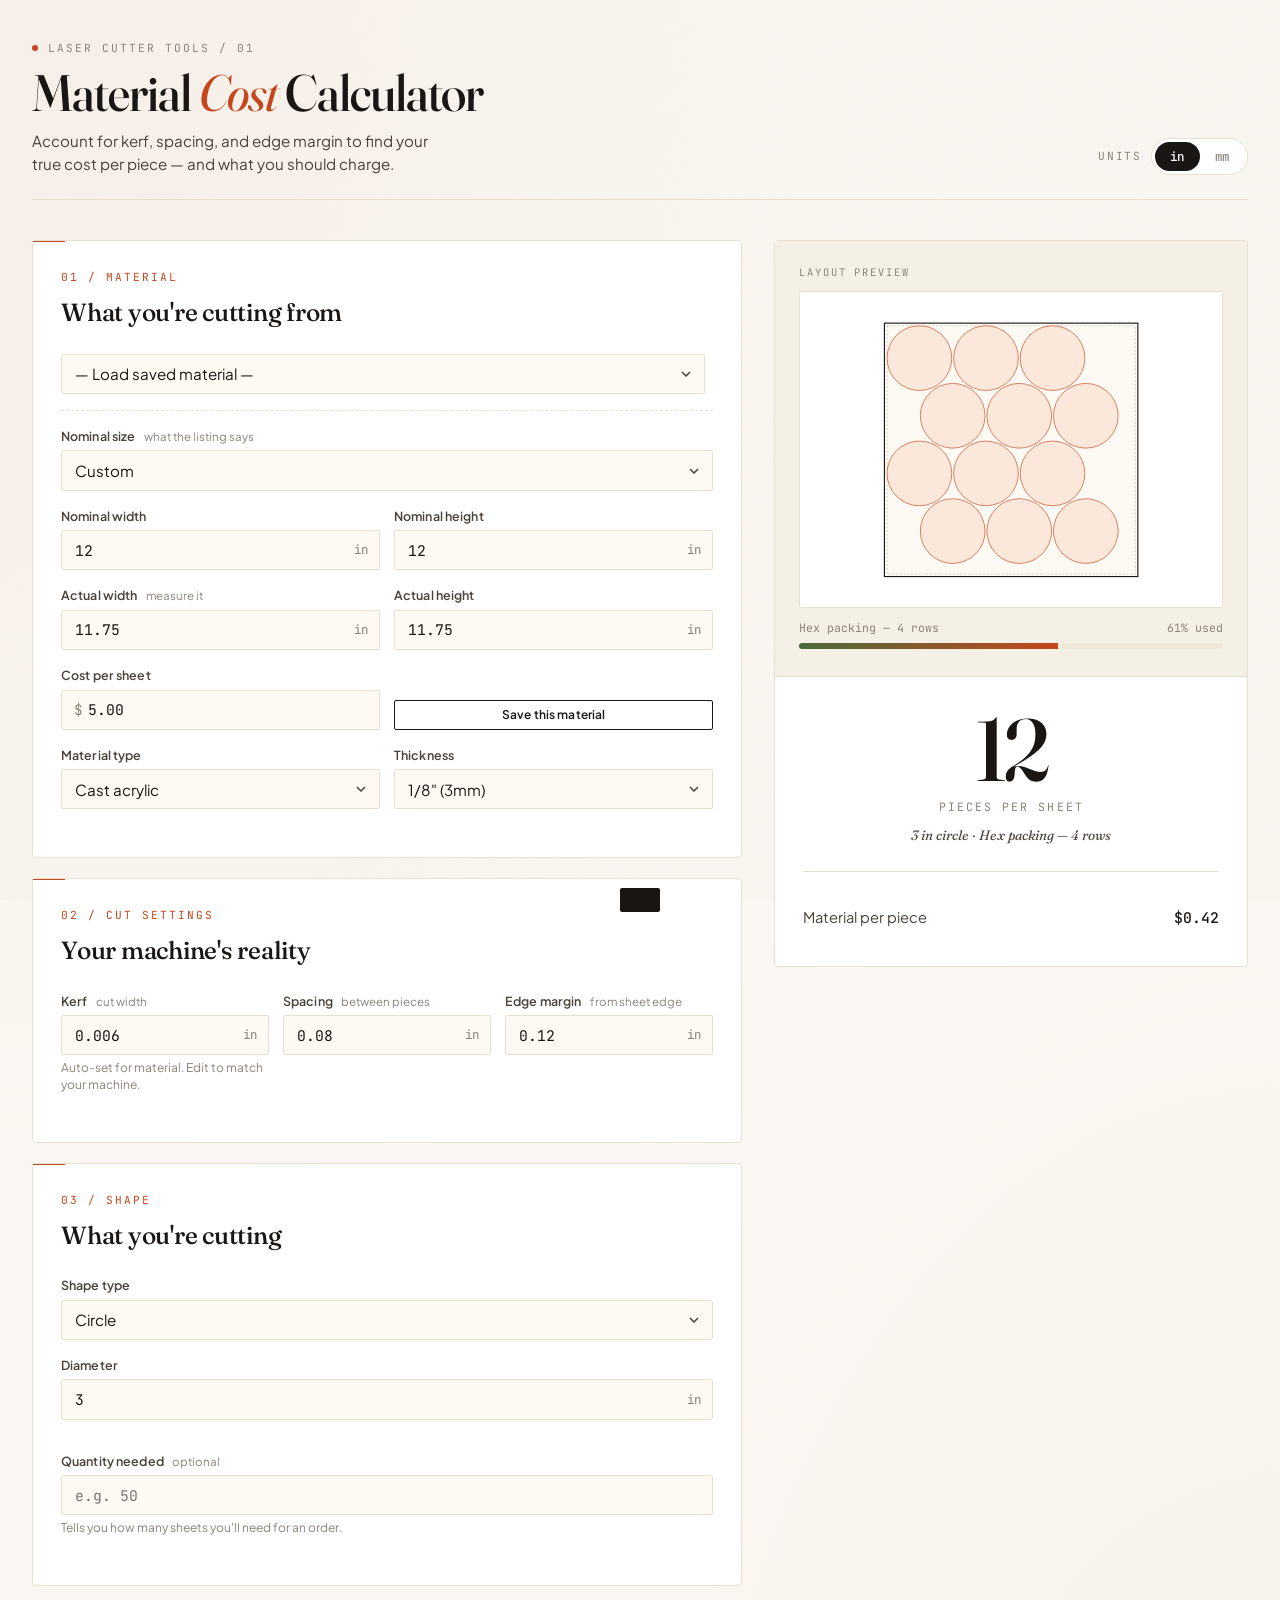
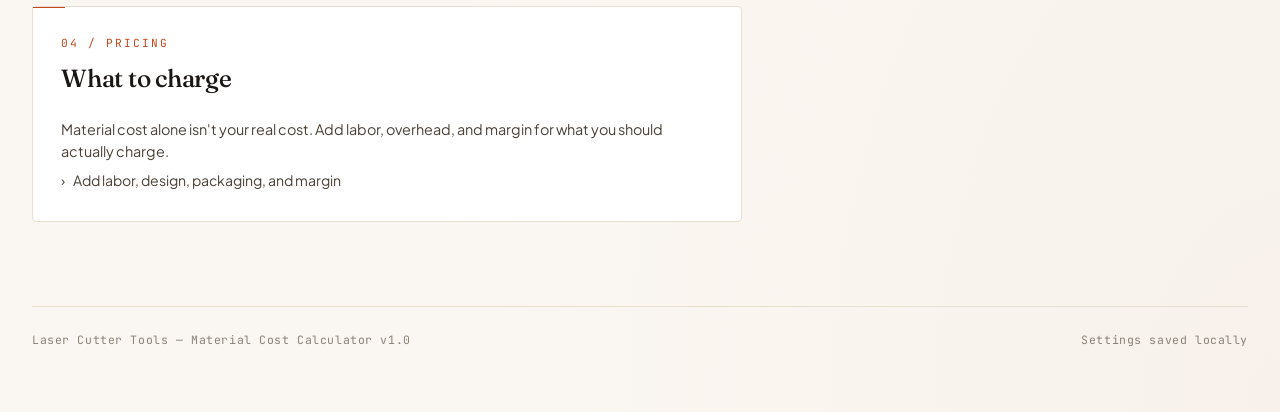
<file: material-cost-calculator.html>
<!DOCTYPE html>
<html lang="en">
<head>
<meta charset="UTF-8">
<meta name="viewport" content="width=device-width, initial-scale=1.0">
<title>Material Cost Calculator — Laser Cutter Tools</title>
<link rel="preconnect" href="https://fonts.googleapis.com">
<link rel="preconnect" href="https://fonts.gstatic.com" crossorigin>
<link href="https://fonts.googleapis.com/css2?family=Fraunces:opsz,wght@9..144,300;9..144,400;9..144,500;9..144,600;9..144,700;9..144,800&family=Plus+Jakarta+Sans:wght@400;500;600;700&family=JetBrains+Mono:wght@400;500;600&display=swap" rel="stylesheet">
<style>
  :root {
    --bg: #faf7f2;
    --bg-grain: #f5f0e6;
    --surface: #ffffff;
    --surface-warm: #fdfaf4;
    --ink: #1a1614;
    --ink-soft: #4a4138;
    --ink-mute: #8b8278;
    --rule: #e8dfd0;
    --rule-soft: #f0e9dc;
    --accent: #c4471c;
    --accent-soft: #e8a37d;
    --accent-bg: #fbe8db;
    --accent-deep: #8a2d10;
    --good: #4a6b3a;
    --warn: #b8842b;
    --bad: #a83232;
  }

  * { box-sizing: border-box; margin: 0; padding: 0; }

  html { font-size: 16px; }

  body {
    font-family: 'Plus Jakarta Sans', sans-serif;
    background: var(--bg);
    color: var(--ink);
    min-height: 100vh;
    line-height: 1.5;
    background-image:
      radial-gradient(ellipse at top left, rgba(196,71,28,0.04), transparent 50%),
      radial-gradient(ellipse at bottom right, rgba(196,71,28,0.03), transparent 50%);
  }

  /* Subtle paper grain */
  body::before {
    content: "";
    position: fixed;
    inset: 0;
    pointer-events: none;
    z-index: 0;
    background-image: url("data:image/svg+xml;utf8,<svg xmlns='http://www.w3.org/2000/svg' width='200' height='200'><filter id='n'><feTurbulence type='fractalNoise' baseFrequency='0.9' numOctaves='2' stitchTiles='stitch'/><feColorMatrix values='0 0 0 0 0.4  0 0 0 0 0.3  0 0 0 0 0.2  0 0 0 0.06 0'/></filter><rect width='200' height='200' filter='url(%23n)'/></svg>");
    opacity: 0.5;
    mix-blend-mode: multiply;
  }

  .wrap {
    max-width: 1280px;
    margin: 0 auto;
    padding: 2.5rem 2rem 4rem;
    position: relative;
    z-index: 1;
  }

  /* ===== Header ===== */
  header {
    display: flex;
    justify-content: space-between;
    align-items: flex-end;
    gap: 2rem;
    padding-bottom: 1.5rem;
    border-bottom: 1px solid var(--rule);
    margin-bottom: 2.5rem;
  }
  .brand-line {
    font-family: 'JetBrains Mono', monospace;
    font-size: 0.7rem;
    letter-spacing: 0.18em;
    color: var(--ink-mute);
    text-transform: uppercase;
    margin-bottom: 0.6rem;
  }
  .brand-line .dot {
    display: inline-block;
    width: 6px;
    height: 6px;
    background: var(--accent);
    border-radius: 50%;
    margin-right: 0.6rem;
    transform: translateY(-1px);
  }
  h1 {
    font-family: 'Fraunces', serif;
    font-weight: 500;
    font-size: clamp(2rem, 4vw, 3.2rem);
    line-height: 1.05;
    letter-spacing: -0.02em;
    font-variation-settings: "opsz" 144;
  }
  h1 em {
    font-style: italic;
    font-weight: 400;
    color: var(--accent);
  }
  .tagline {
    color: var(--ink-soft);
    font-size: 0.95rem;
    margin-top: 0.6rem;
    max-width: 36ch;
  }

  /* ===== Unit toggle ===== */
  .unit-toggle {
    display: flex;
    align-items: center;
    gap: 0.6rem;
    flex-shrink: 0;
  }
  .unit-toggle-label {
    font-family: 'JetBrains Mono', monospace;
    font-size: 0.7rem;
    letter-spacing: 0.15em;
    text-transform: uppercase;
    color: var(--ink-mute);
  }
  .toggle {
    display: inline-flex;
    background: var(--surface);
    border: 1px solid var(--rule);
    border-radius: 999px;
    padding: 3px;
  }
  .toggle button {
    border: none;
    background: transparent;
    font-family: 'JetBrains Mono', monospace;
    font-size: 0.78rem;
    font-weight: 500;
    padding: 0.4rem 0.95rem;
    border-radius: 999px;
    cursor: pointer;
    color: var(--ink-mute);
    transition: all 0.15s ease;
  }
  .toggle button.active {
    background: var(--ink);
    color: var(--surface);
  }

  /* ===== Layout ===== */
  .grid {
    display: grid;
    grid-template-columns: minmax(0, 1.5fr) minmax(0, 1fr);
    gap: 2rem;
    align-items: start;
  }
  @media (max-width: 920px) {
    .grid { grid-template-columns: 1fr; }
  }

  /* ===== Cards ===== */
  .card {
    background: var(--surface);
    border: 1px solid var(--rule);
    border-radius: 4px;
    padding: 1.75rem 1.75rem 2rem;
    margin-bottom: 1.25rem;
    position: relative;
  }
  .card::before {
    content: "";
    position: absolute;
    top: 0;
    left: 0;
    width: 32px;
    height: 1px;
    background: var(--accent);
  }
  .section-num {
    font-family: 'JetBrains Mono', monospace;
    font-size: 0.7rem;
    letter-spacing: 0.18em;
    color: var(--accent);
    text-transform: uppercase;
    margin-bottom: 0.5rem;
    display: block;
  }
  .section-title {
    font-family: 'Fraunces', serif;
    font-weight: 500;
    font-size: 1.55rem;
    letter-spacing: -0.01em;
    margin-bottom: 1.4rem;
    font-variation-settings: "opsz" 36;
  }

  /* ===== Form fields ===== */
  .field {
    margin-bottom: 1rem;
  }
  .row {
    display: grid;
    gap: 0.85rem;
  }
  .row.cols-2 { grid-template-columns: 1fr 1fr; }
  .row.cols-3 { grid-template-columns: 1fr 1fr 1fr; }
  @media (max-width: 480px) {
    .row.cols-2, .row.cols-3 { grid-template-columns: 1fr; }
  }
  label {
    display: block;
    font-size: 0.78rem;
    font-weight: 600;
    color: var(--ink-soft);
    margin-bottom: 0.3rem;
    letter-spacing: 0.01em;
  }
  label .hint {
    font-weight: 400;
    color: var(--ink-mute);
    font-size: 0.72rem;
    margin-left: 0.4rem;
    letter-spacing: 0;
  }
  input[type="text"],
  input[type="number"],
  select {
    width: 100%;
    font-family: inherit;
    font-size: 0.95rem;
    color: var(--ink);
    background: var(--surface-warm);
    border: 1px solid var(--rule);
    border-radius: 2px;
    padding: 0.6rem 0.8rem;
    transition: border-color 0.15s;
    appearance: none;
  }
  input[type="number"] {
    font-family: 'JetBrains Mono', monospace;
    font-size: 0.92rem;
  }
  input:focus, select:focus {
    outline: none;
    border-color: var(--accent);
    background: var(--surface);
  }
  select {
    background-image: url("data:image/svg+xml;utf8,<svg xmlns='http://www.w3.org/2000/svg' width='10' height='6'><path d='M1 1l4 4 4-4' fill='none' stroke='%234a4138' stroke-width='1.5'/></svg>");
    background-repeat: no-repeat;
    background-position: right 0.85rem center;
    padding-right: 2rem;
    cursor: pointer;
  }

  .input-with-suffix {
    position: relative;
  }
  .input-with-suffix input {
    padding-right: 2.5rem;
  }
  .input-with-suffix .suffix {
    position: absolute;
    right: 0.8rem;
    top: 50%;
    transform: translateY(-50%);
    font-family: 'JetBrains Mono', monospace;
    font-size: 0.78rem;
    color: var(--ink-mute);
    pointer-events: none;
  }
  .input-with-prefix {
    position: relative;
  }
  .input-with-prefix input {
    padding-left: 1.6rem;
  }
  .input-with-prefix .prefix {
    position: absolute;
    left: 0.8rem;
    top: 50%;
    transform: translateY(-50%);
    font-family: 'JetBrains Mono', monospace;
    font-size: 0.9rem;
    color: var(--ink-mute);
    pointer-events: none;
  }

  .checkbox-row {
    display: flex;
    align-items: center;
    gap: 0.5rem;
    margin-top: 0.4rem;
  }
  .checkbox-row input[type="checkbox"] {
    width: 16px;
    height: 16px;
    accent-color: var(--accent);
    cursor: pointer;
  }
  .checkbox-row label {
    margin: 0;
    cursor: pointer;
    font-weight: 500;
  }

  /* Saved materials picker */
  .saved-row {
    display: grid;
    grid-template-columns: 1fr auto;
    gap: 0.5rem;
    margin-bottom: 1rem;
    padding-bottom: 1rem;
    border-bottom: 1px dashed var(--rule);
  }
  button.btn {
    font-family: inherit;
    font-size: 0.82rem;
    font-weight: 600;
    padding: 0.55rem 1rem;
    border: 1px solid var(--ink);
    background: var(--ink);
    color: var(--surface);
    border-radius: 2px;
    cursor: pointer;
    transition: all 0.15s;
    letter-spacing: 0.01em;
    white-space: nowrap;
  }
  button.btn:hover { background: var(--accent); border-color: var(--accent); }
  button.btn.ghost {
    background: transparent;
    color: var(--ink);
  }
  button.btn.ghost:hover { background: var(--ink); color: var(--surface); border-color: var(--ink); }
  button.btn.small {
    padding: 0.4rem 0.7rem;
    font-size: 0.75rem;
  }
  button.btn.danger {
    border-color: var(--bad);
    color: var(--bad);
    background: transparent;
  }
  button.btn.danger:hover { background: var(--bad); color: var(--surface); }

  /* Pricing collapsible */
  .pricing-toggle {
    width: 100%;
    text-align: left;
    background: transparent;
    border: none;
    cursor: pointer;
    padding: 0;
    font-family: inherit;
    color: var(--ink-soft);
    font-size: 0.88rem;
    display: flex;
    align-items: center;
    gap: 0.5rem;
    margin-top: 0.5rem;
  }
  .pricing-toggle:hover { color: var(--accent); }
  .pricing-toggle .arrow {
    transition: transform 0.2s;
    display: inline-block;
  }
  .pricing-toggle.open .arrow { transform: rotate(90deg); }
  .pricing-body {
    margin-top: 1.25rem;
    padding-top: 1.25rem;
    border-top: 1px dashed var(--rule);
    display: none;
  }
  .pricing-body.open { display: block; }
  .field-help {
    font-size: 0.75rem;
    color: var(--ink-mute);
    margin-top: 0.3rem;
    line-height: 1.4;
  }

  /* ===== Results panel ===== */
  .results {
    position: sticky;
    top: 1.5rem;
  }
  .result-card {
    background: var(--surface);
    border: 1px solid var(--rule);
    border-radius: 4px;
    overflow: hidden;
  }
  .preview-section {
    background: var(--bg-grain);
    padding: 1.5rem;
    border-bottom: 1px solid var(--rule);
    position: relative;
  }
  .preview-section .preview-label {
    font-family: 'JetBrains Mono', monospace;
    font-size: 0.65rem;
    letter-spacing: 0.18em;
    color: var(--ink-mute);
    text-transform: uppercase;
    margin-bottom: 0.6rem;
  }
  .preview-svg-wrap {
    background: var(--surface);
    border: 1px solid var(--rule);
    border-radius: 2px;
    aspect-ratio: 4/3;
    display: flex;
    align-items: center;
    justify-content: center;
    overflow: hidden;
    padding: 1rem;
  }
  .preview-svg-wrap svg {
    max-width: 100%;
    max-height: 100%;
    display: block;
  }
  .preview-meta {
    margin-top: 0.7rem;
    font-family: 'JetBrains Mono', monospace;
    font-size: 0.72rem;
    color: var(--ink-mute);
    display: flex;
    justify-content: space-between;
  }

  .results-body {
    padding: 1.75rem;
  }
  .headline {
    text-align: center;
    margin-bottom: 1.6rem;
    padding-bottom: 1.6rem;
    border-bottom: 1px solid var(--rule);
  }
  .headline-num {
    font-family: 'Fraunces', serif;
    font-weight: 500;
    font-size: clamp(3.5rem, 9vw, 5.5rem);
    line-height: 1;
    letter-spacing: -0.04em;
    color: var(--ink);
    font-variation-settings: "opsz" 144;
  }
  .headline-num.invalid { color: var(--ink-mute); }
  .headline-label {
    font-family: 'JetBrains Mono', monospace;
    font-size: 0.72rem;
    letter-spacing: 0.18em;
    color: var(--ink-mute);
    text-transform: uppercase;
    margin-top: 0.3rem;
  }
  .headline-sub {
    font-size: 0.85rem;
    color: var(--ink-soft);
    margin-top: 0.6rem;
    font-style: italic;
    font-family: 'Fraunces', serif;
  }

  .breakdown {
    list-style: none;
    margin: 0;
    padding: 0;
  }
  .breakdown li {
    display: flex;
    justify-content: space-between;
    align-items: baseline;
    padding: 0.55rem 0;
    border-bottom: 1px solid var(--rule-soft);
    font-size: 0.92rem;
  }
  .breakdown li:last-child { border-bottom: none; }
  .breakdown .label {
    color: var(--ink-soft);
  }
  .breakdown .value {
    font-family: 'JetBrains Mono', monospace;
    font-weight: 500;
    color: var(--ink);
  }
  .breakdown .total {
    margin-top: 0.5rem;
    padding-top: 0.85rem;
    border-top: 1px solid var(--rule);
    font-weight: 600;
    font-size: 0.98rem;
  }
  .breakdown .total .label { color: var(--ink); font-weight: 600; }

  .price-card {
    margin-top: 1.4rem;
    background: var(--accent-bg);
    border: 1px solid var(--accent-soft);
    border-radius: 3px;
    padding: 1.1rem 1.2rem;
  }
  .price-card .price-label {
    font-family: 'JetBrains Mono', monospace;
    font-size: 0.7rem;
    letter-spacing: 0.18em;
    color: var(--accent-deep);
    text-transform: uppercase;
    margin-bottom: 0.3rem;
  }
  .price-card .price-value {
    font-family: 'Fraunces', serif;
    font-weight: 500;
    font-size: 2rem;
    color: var(--accent-deep);
    letter-spacing: -0.02em;
    line-height: 1;
    font-variation-settings: "opsz" 144;
  }
  .price-card .price-meta {
    font-size: 0.82rem;
    color: var(--accent-deep);
    opacity: 0.85;
    margin-top: 0.5rem;
  }

  .order-card {
    margin-top: 1.4rem;
    background: var(--bg-grain);
    border-left: 2px solid var(--ink);
    padding: 0.9rem 1rem;
    font-size: 0.88rem;
  }
  .order-card .order-line {
    display: flex;
    justify-content: space-between;
    margin-bottom: 0.3rem;
  }
  .order-card .order-line:last-child { margin-bottom: 0; font-weight: 600; }
  .order-card .order-value {
    font-family: 'JetBrains Mono', monospace;
  }

  .error-msg {
    background: #fdeeee;
    border-left: 2px solid var(--bad);
    padding: 0.85rem 1rem;
    font-size: 0.86rem;
    color: var(--bad);
    margin-bottom: 1rem;
    border-radius: 2px;
  }

  .util-bar {
    height: 6px;
    background: var(--rule-soft);
    border-radius: 999px;
    overflow: hidden;
    margin: 0.4rem 0 0.2rem;
  }
  .util-fill {
    height: 100%;
    background: linear-gradient(90deg, var(--good), var(--accent));
    transition: width 0.3s ease;
  }

  /* Footer */
  footer {
    margin-top: 4rem;
    padding-top: 1.5rem;
    border-top: 1px solid var(--rule);
    font-family: 'JetBrains Mono', monospace;
    font-size: 0.72rem;
    color: var(--ink-mute);
    letter-spacing: 0.05em;
    display: flex;
    justify-content: space-between;
    flex-wrap: wrap;
    gap: 0.5rem;
  }

  /* Modal for save material */
  .modal-backdrop {
    position: fixed;
    inset: 0;
    background: rgba(26,22,20,0.5);
    display: none;
    align-items: center;
    justify-content: center;
    z-index: 100;
    padding: 1rem;
  }
  .modal-backdrop.open { display: flex; }
  .modal {
    background: var(--surface);
    border-radius: 4px;
    padding: 1.75rem;
    max-width: 400px;
    width: 100%;
    border: 1px solid var(--rule);
  }
  .modal h3 {
    font-family: 'Fraunces', serif;
    font-weight: 500;
    font-size: 1.4rem;
    margin-bottom: 1rem;
  }
  .modal-actions {
    display: flex;
    gap: 0.5rem;
    justify-content: flex-end;
    margin-top: 1.2rem;
  }

  /* Toast */
  .toast {
    position: fixed;
    bottom: 1.5rem;
    left: 50%;
    transform: translateX(-50%) translateY(150%);
    background: var(--ink);
    color: var(--surface);
    padding: 0.75rem 1.25rem;
    border-radius: 2px;
    font-size: 0.85rem;
    z-index: 200;
    transition: transform 0.3s ease;
    font-family: 'JetBrains Mono', monospace;
    letter-spacing: 0.02em;
  }
  .toast.show { transform: translateX(-50%) translateY(0); }

</style>
</head>
<body>
<div class="wrap">

  <header>
    <div>
      <div class="brand-line"><span class="dot"></span>Laser Cutter Tools / 01</div>
      <h1>Material <em>Cost</em> Calculator</h1>
      <p class="tagline">Account for kerf, spacing, and edge margin to find your true cost per piece — and what you should charge.</p>
    </div>
    <div class="unit-toggle">
      <span class="unit-toggle-label">Units</span>
      <div class="toggle" role="tablist">
        <button id="unit-in" class="active" data-unit="in">in</button>
        <button id="unit-mm" data-unit="mm">mm</button>
      </div>
    </div>
  </header>

  <div class="grid">
    <!-- ============ INPUTS ============ -->
    <div class="inputs">

      <!-- Material -->
      <div class="card">
        <span class="section-num">01 / Material</span>
        <h2 class="section-title">What you're cutting from</h2>

        <div class="saved-row" id="saved-row">
          <select id="saved-materials">
            <option value="">— Load saved material —</option>
          </select>
          <button class="btn ghost small" id="delete-saved" type="button" style="display:none;">Delete</button>
        </div>

        <div class="field">
          <label>Nominal size <span class="hint">what the listing says</span></label>
          <select id="nominal-preset">
            <option value="custom">Custom</option>
            <option value="8,10">8 × 10</option>
            <option value="8,12">8 × 12</option>
            <option value="11,14">11 × 14</option>
            <option value="12,12">12 × 12</option>
            <option value="12,18">12 × 18</option>
            <option value="12,20">12 × 20</option>
            <option value="12,24">12 × 24</option>
            <option value="18,24">18 × 24</option>
            <option value="20,30">20 × 30</option>
            <option value="24,24">24 × 24</option>
            <option value="24,32">24 × 32</option>
          </select>
        </div>

        <div class="row cols-2">
          <div class="field">
            <label>Nominal width</label>
            <div class="input-with-suffix">
              <input type="number" id="nom-w" step="any" min="0" value="12">
              <span class="suffix unit-suffix">in</span>
            </div>
          </div>
          <div class="field">
            <label>Nominal height</label>
            <div class="input-with-suffix">
              <input type="number" id="nom-h" step="any" min="0" value="12">
              <span class="suffix unit-suffix">in</span>
            </div>
          </div>
        </div>

        <div class="row cols-2">
          <div class="field">
            <label>Actual width <span class="hint">measure it</span></label>
            <div class="input-with-suffix">
              <input type="number" id="act-w" step="any" min="0" value="11.75">
              <span class="suffix unit-suffix">in</span>
            </div>
          </div>
          <div class="field">
            <label>Actual height</label>
            <div class="input-with-suffix">
              <input type="number" id="act-h" step="any" min="0" value="11.75">
              <span class="suffix unit-suffix">in</span>
            </div>
          </div>
        </div>

        <div class="row cols-2">
          <div class="field">
            <label>Cost per sheet</label>
            <div class="input-with-prefix">
              <span class="prefix">$</span>
              <input type="number" id="sheet-cost" step="any" min="0" value="5.00">
            </div>
          </div>
          <div class="field" style="display:flex;align-items:flex-end;">
            <button class="btn ghost small" id="save-material" type="button" style="width:100%;">Save this material</button>
          </div>
        </div>

        <div class="row cols-2">
          <div class="field">
            <label>Material type</label>
            <select id="material-type">
              <option value="cast-acrylic">Cast acrylic</option>
              <option value="extruded-acrylic">Extruded acrylic</option>
              <option value="plywood">Plywood</option>
              <option value="basswood">Basswood</option>
              <option value="hardwood">Hardwood</option>
              <option value="mdf">MDF</option>
              <option value="draftboard">Draftboard</option>
              <option value="other">Other</option>
            </select>
          </div>
          <div class="field">
            <label>Thickness</label>
            <select id="thickness">
              <option value="0.0625">1/16" (1.5mm)</option>
              <option value="0.125" selected>1/8" (3mm)</option>
              <option value="0.1875">3/16" (5mm)</option>
              <option value="0.25">1/4" (6mm)</option>
              <option value="0.375">3/8" (9mm)</option>
              <option value="0.5">1/2" (12mm)</option>
            </select>
          </div>
        </div>
      </div>

      <!-- Cut Settings -->
      <div class="card">
        <span class="section-num">02 / Cut Settings</span>
        <h2 class="section-title">Your machine's reality</h2>

        <div class="row cols-3">
          <div class="field">
            <label>Kerf <span class="hint">cut width</span></label>
            <div class="input-with-suffix">
              <input type="number" id="kerf" step="any" min="0" value="0.006">
              <span class="suffix unit-suffix">in</span>
            </div>
            <div class="field-help" id="kerf-help">Auto-set for material. Edit to match your machine.</div>
          </div>
          <div class="field">
            <label>Spacing <span class="hint">between pieces</span></label>
            <div class="input-with-suffix">
              <input type="number" id="spacing" step="any" min="0" value="0.08">
              <span class="suffix unit-suffix">in</span>
            </div>
          </div>
          <div class="field">
            <label>Edge margin <span class="hint">from sheet edge</span></label>
            <div class="input-with-suffix">
              <input type="number" id="margin" step="any" min="0" value="0.12">
              <span class="suffix unit-suffix">in</span>
            </div>
          </div>
        </div>
      </div>

      <!-- Shape -->
      <div class="card">
        <span class="section-num">03 / Shape</span>
        <h2 class="section-title">What you're cutting</h2>

        <div class="field">
          <label>Shape type</label>
          <select id="shape-type">
            <option value="circle">Circle</option>
            <option value="square">Square</option>
            <option value="rectangle">Rectangle</option>
            <option value="rounded-rect">Rounded rectangle</option>
            <option value="oval">Oval</option>
            <option value="hexagon">Hexagon</option>
            <option value="triangle">Triangle (equilateral)</option>
          </select>
        </div>

        <div id="shape-fields"></div>

        <div class="field" style="margin-top: 1rem;">
          <label>Quantity needed <span class="hint">optional</span></label>
          <input type="number" id="qty-needed" step="1" min="0" placeholder="e.g. 50">
          <div class="field-help">Tells you how many sheets you'll need for an order.</div>
        </div>
      </div>

      <!-- Pricing -->
      <div class="card">
        <span class="section-num">04 / Pricing</span>
        <h2 class="section-title">What to charge</h2>
        <p style="color:var(--ink-soft);font-size:0.9rem;">Material cost alone isn't your real cost. Add labor, overhead, and margin for what you should actually charge.</p>

        <button class="pricing-toggle" id="pricing-toggle" type="button">
          <span class="arrow">›</span>
          <span id="pricing-toggle-label">Add labor, design, packaging, and margin</span>
        </button>

        <div class="pricing-body" id="pricing-body">
          <div class="row cols-2">
            <div class="field">
              <label>Labor per piece <span class="hint">minutes</span></label>
              <div class="input-with-suffix">
                <input type="number" id="labor-min" step="any" min="0" placeholder="0">
                <span class="suffix">min</span>
              </div>
            </div>
            <div class="field">
              <label>Your hourly rate</label>
              <div class="input-with-prefix">
                <span class="prefix">$</span>
                <input type="number" id="hourly-rate" step="any" min="0" placeholder="20">
              </div>
            </div>
          </div>

          <div class="row cols-2">
            <div class="field">
              <label>Design fee <span class="hint">one-time</span></label>
              <div class="input-with-prefix">
                <span class="prefix">$</span>
                <input type="number" id="design-fee" step="any" min="0" placeholder="0">
              </div>
            </div>
            <div class="field">
              <label>Amortize over <span class="hint">pieces</span></label>
              <input type="number" id="amortize" step="1" min="1" placeholder="100">
            </div>
          </div>

          <div class="row cols-2">
            <div class="field">
              <label>Packaging <span class="hint">per piece</span></label>
              <div class="input-with-prefix">
                <span class="prefix">$</span>
                <input type="number" id="packaging" step="any" min="0" placeholder="0">
              </div>
            </div>
            <div class="field">
              <label>Other overhead <span class="hint">per piece</span></label>
              <div class="input-with-prefix">
                <span class="prefix">$</span>
                <input type="number" id="overhead" step="any" min="0" placeholder="0">
              </div>
            </div>
          </div>

          <div class="row cols-2">
            <div class="field">
              <label>Markup mode</label>
              <select id="markup-mode">
                <option value="margin">Profit margin (%)</option>
                <option value="markup">Markup multiplier (×)</option>
              </select>
            </div>
            <div class="field">
              <label id="markup-label">Target margin</label>
              <div class="input-with-suffix">
                <input type="number" id="markup-value" step="any" min="0" placeholder="50">
                <span class="suffix" id="markup-suffix">%</span>
              </div>
              <div class="field-help" id="markup-help">Margin: price = cost ÷ (1 − margin). 50% margin doubles the cost.</div>
            </div>
          </div>
        </div>
      </div>
    </div>

    <!-- ============ RESULTS ============ -->
    <div class="results">
      <div class="result-card" id="result-card">
        <div class="preview-section">
          <div class="preview-label">Layout preview</div>
          <div class="preview-svg-wrap" id="preview-svg-wrap">
            <svg id="preview-svg" viewBox="0 0 400 300"></svg>
          </div>
          <div class="preview-meta">
            <span id="layout-desc">—</span>
            <span id="util-text">—</span>
          </div>
          <div class="util-bar"><div class="util-fill" id="util-fill" style="width:0%"></div></div>
        </div>

        <div class="results-body">
          <div id="error-container"></div>

          <div class="headline">
            <div class="headline-num" id="piece-count">—</div>
            <div class="headline-label">Pieces per sheet</div>
            <div class="headline-sub" id="headline-sub"></div>
          </div>

          <ul class="breakdown" id="cost-breakdown"></ul>

          <div id="price-section"></div>

          <div id="order-section"></div>
        </div>
      </div>
    </div>
  </div>

  <footer>
    <span>Laser Cutter Tools — Material Cost Calculator v1.0</span>
    <span id="last-saved">Settings saved locally</span>
  </footer>
</div>

<!-- Save Material Modal -->
<div class="modal-backdrop" id="save-modal">
  <div class="modal">
    <h3>Save this material</h3>
    <p style="color:var(--ink-soft);font-size:0.88rem;margin-bottom:1rem;">Give it a name you'll recognize later — like "12×12 cast acrylic, $5".</p>
    <input type="text" id="save-name" placeholder="Material name" style="width:100%;">
    <div class="modal-actions">
      <button class="btn ghost" id="save-cancel" type="button">Cancel</button>
      <button class="btn" id="save-confirm" type="button">Save</button>
    </div>
  </div>
</div>

<div class="toast" id="toast"></div>

<script>
'use strict';

// ============================================================
// CONSTANTS & STATE
// ============================================================
const MM_PER_INCH = 25.4;

// Default kerf values in mm by material type + thickness (inches)
const KERF_DEFAULTS_MM = {
  'cast-acrylic':     { '0.0625': 0.10, '0.125': 0.15, '0.1875': 0.18, '0.25': 0.20, '0.375': 0.25, '0.5': 0.30 },
  'extruded-acrylic': { '0.0625': 0.12, '0.125': 0.18, '0.1875': 0.20, '0.25': 0.25, '0.375': 0.30, '0.5': 0.35 },
  'plywood':          { '0.0625': 0.15, '0.125': 0.18, '0.1875': 0.20, '0.25': 0.25, '0.375': 0.30, '0.5': 0.35 },
  'basswood':         { '0.0625': 0.13, '0.125': 0.15, '0.1875': 0.18, '0.25': 0.20, '0.375': 0.25, '0.5': 0.30 },
  'hardwood':         { '0.0625': 0.18, '0.125': 0.22, '0.1875': 0.25, '0.25': 0.30, '0.375': 0.35, '0.5': 0.40 },
  'mdf':              { '0.0625': 0.18, '0.125': 0.20, '0.1875': 0.22, '0.25': 0.25, '0.375': 0.30, '0.5': 0.35 },
  'draftboard':       { '0.0625': 0.18, '0.125': 0.20, '0.1875': 0.22, '0.25': 0.25, '0.375': 0.30, '0.5': 0.35 },
  'other':            { '0.0625': 0.15, '0.125': 0.18, '0.1875': 0.20, '0.25': 0.22, '0.375': 0.27, '0.5': 0.32 }
};

const STORAGE_KEYS = {
  state: 'lct_calc_state_v1',
  materials: 'lct_calc_materials_v1'
};

// Dynamic shape field templates (dimensions in current unit)
const SHAPE_FIELDS = {
  'circle': [{ id: 'diameter', label: 'Diameter', default: { in: 3, mm: 76 } }],
  'square': [{ id: 'side', label: 'Side length', default: { in: 2, mm: 50 } }],
  'rectangle': [
    { id: 'width', label: 'Width', default: { in: 3, mm: 76 } },
    { id: 'height', label: 'Height', default: { in: 2, mm: 50 } }
  ],
  'rounded-rect': [
    { id: 'width', label: 'Width', default: { in: 3, mm: 76 } },
    { id: 'height', label: 'Height', default: { in: 2, mm: 50 } },
    { id: 'corner-r', label: 'Corner radius', default: { in: 0.25, mm: 6 } }
  ],
  'oval': [
    { id: 'width', label: 'Width', default: { in: 3, mm: 76 } },
    { id: 'height', label: 'Height', default: { in: 2, mm: 50 } }
  ],
  'hexagon': [
    { id: 'flat-width', label: 'Width across flats', default: { in: 2, mm: 50 } }
  ],
  'triangle': [
    { id: 'side', label: 'Side length', default: { in: 2, mm: 50 } }
  ]
};

const SHAPES_WITH_ROTATION = ['rectangle', 'rounded-rect', 'oval'];

let currentUnit = 'in';
let savedMaterials = [];

// ============================================================
// HELPERS
// ============================================================
const $ = (id) => document.getElementById(id);

function toMm(value) {
  if (currentUnit === 'in') return value * MM_PER_INCH;
  return value;
}
function fromMm(value) {
  if (currentUnit === 'in') return value / MM_PER_INCH;
  return value;
}
function fmtNum(value, decimals = 3) {
  if (!isFinite(value)) return '—';
  return value.toFixed(decimals).replace(/\.?0+$/, '');
}
function fmtMoney(value) {
  if (!isFinite(value) || isNaN(value)) return '—';
  return '$' + value.toFixed(2);
}
function getNum(id, fallback = 0) {
  const v = parseFloat($(id).value);
  return isNaN(v) ? fallback : v;
}

// ============================================================
// UNIT TOGGLE
// ============================================================
function setUnit(unit) {
  if (unit === currentUnit) return;

  // Convert all dimensional fields
  const dimensional = ['nom-w', 'nom-h', 'act-w', 'act-h', 'kerf', 'spacing', 'margin'];
  // Plus all shape fields
  document.querySelectorAll('.shape-input').forEach(el => dimensional.push(el.id));

  dimensional.forEach(id => {
    const el = $(id);
    if (!el) return;
    const v = parseFloat(el.value);
    if (isNaN(v)) return;
    if (unit === 'mm') {
      el.value = (v * MM_PER_INCH).toFixed(2).replace(/\.?0+$/, '');
    } else {
      el.value = (v / MM_PER_INCH).toFixed(4).replace(/\.?0+$/, '');
    }
  });

  currentUnit = unit;
  document.querySelectorAll('.unit-suffix').forEach(el => el.textContent = unit);
  document.querySelectorAll('.toggle button').forEach(b => {
    b.classList.toggle('active', b.dataset.unit === unit);
  });

  recalc();
  saveState();
}

// ============================================================
// SHAPE FIELDS (DYNAMIC)
// ============================================================
function renderShapeFields() {
  const shape = $('shape-type').value;
  const fields = SHAPE_FIELDS[shape];
  const container = $('shape-fields');

  // Save existing values where possible
  const existing = {};
  container.querySelectorAll('input').forEach(el => existing[el.dataset.fieldId] = el.value);

  let html = '<div class="row cols-' + Math.min(fields.length, 3) + '">';
  fields.forEach(f => {
    const val = existing[f.id] !== undefined ? existing[f.id] : f.default[currentUnit];
    html += `
      <div class="field">
        <label>${f.label}</label>
        <div class="input-with-suffix">
          <input type="number" class="shape-input" id="shape-${f.id}" data-field-id="${f.id}" step="any" min="0" value="${val}">
          <span class="suffix unit-suffix">${currentUnit}</span>
        </div>
      </div>
    `;
  });
  html += '</div>';

  if (SHAPES_WITH_ROTATION.includes(shape)) {
    html += `
      <div class="checkbox-row">
        <input type="checkbox" id="allow-rotation" checked>
        <label for="allow-rotation">Allow rotating pieces 90° to fit more</label>
      </div>
    `;
  }

  if (shape === 'hexagon' || shape === 'triangle') {
    html += `<div class="field-help" style="margin-top:0.6rem;">Note: v1 uses bounding-box packing for ${shape}s. True ${shape === 'hexagon' ? 'honeycomb' : 'alternating'} tiling fits more — coming in v2.</div>`;
  }

  container.innerHTML = html;
  container.querySelectorAll('input').forEach(el => el.addEventListener('input', () => { recalc(); saveState(); }));
}

// ============================================================
// LAYOUT MATH
// ============================================================
// All inputs and outputs in mm.

function rectGridLayout(usable_w, usable_h, margin, w, h, kerf, spacing, allowRotation) {
  function tryOrientation(piece_w, piece_h) {
    const eff_w = piece_w + kerf;
    const eff_h = piece_h + kerf;
    if (eff_w > usable_w || eff_h > usable_h) return { count: 0, cols: 0, rows: 0 };
    const cols = Math.floor((usable_w + spacing) / (eff_w + spacing));
    const rows = Math.floor((usable_h + spacing) / (eff_h + spacing));
    return { count: cols * rows, cols, rows };
  }

  const a = tryOrientation(w, h);
  let chosen = { ...a, w, h, rotated: false };

  if (allowRotation && w !== h) {
    const b = tryOrientation(h, w);
    if (b.count > a.count) chosen = { ...b, w: h, h: w, rotated: true };
  }

  const positions = [];
  for (let r = 0; r < chosen.rows; r++) {
    for (let c = 0; c < chosen.cols; c++) {
      positions.push({
        x: margin + c * (chosen.w + kerf + spacing),
        y: margin + r * (chosen.h + kerf + spacing),
        w: chosen.w,
        h: chosen.h
      });
    }
  }

  return {
    count: chosen.count,
    type: 'grid',
    cols: chosen.cols,
    rows: chosen.rows,
    rotated: chosen.rotated,
    positions,
    pieceArea: chosen.w * chosen.h
  };
}

function circleLayout(usable_w, usable_h, margin, diameter, kerf, spacing) {
  const D_eff = diameter + kerf;
  if (D_eff > usable_w || D_eff > usable_h) {
    return { count: 0, type: 'grid', cols: 0, rows: 0, positions: [], pieceArea: 0 };
  }

  // Grid layout
  const cols_g = Math.floor((usable_w + spacing) / (D_eff + spacing));
  const rows_g = Math.floor((usable_h + spacing) / (D_eff + spacing));
  const count_g = cols_g * rows_g;

  // Hex layout
  const pitch_x = D_eff + spacing;
  const pitch_y = pitch_x * Math.sqrt(3) / 2;

  let cols_a = Math.floor((usable_w - D_eff) / pitch_x) + 1;
  if (cols_a < 0) cols_a = 0;
  let cols_b = Math.floor((usable_w - D_eff - pitch_x / 2) / pitch_x) + 1;
  if (cols_b < 0) cols_b = 0;
  let rows_h = Math.floor((usable_h - D_eff) / pitch_y) + 1;
  if (rows_h < 0) rows_h = 0;
  if (rows_h === 0 && D_eff <= usable_h) rows_h = 1;

  const a_rows = Math.ceil(rows_h / 2);
  const b_rows = Math.floor(rows_h / 2);
  const count_h = a_rows * cols_a + b_rows * cols_b;

  const pieceArea = Math.PI * (diameter / 2) * (diameter / 2);

  if (count_h > count_g && count_h > 0) {
    const positions = [];
    for (let r = 0; r < rows_h; r++) {
      const isOffset = r % 2 === 1;
      const cols = isOffset ? cols_b : cols_a;
      const xOffset = isOffset ? pitch_x / 2 : 0;
      for (let c = 0; c < cols; c++) {
        positions.push({
          cx: margin + D_eff / 2 + xOffset + c * pitch_x,
          cy: margin + D_eff / 2 + r * pitch_y,
          r: diameter / 2
        });
      }
    }
    return { count: count_h, type: 'hex', cols_a, cols_b, rows: rows_h, positions, pieceArea };
  } else {
    const positions = [];
    for (let r = 0; r < rows_g; r++) {
      for (let c = 0; c < cols_g; c++) {
        positions.push({
          cx: margin + D_eff / 2 + c * (D_eff + spacing),
          cy: margin + D_eff / 2 + r * (D_eff + spacing),
          r: diameter / 2
        });
      }
    }
    return { count: count_g, type: 'grid', cols: cols_g, rows: rows_g, positions, pieceArea };
  }
}

function calculateLayout() {
  const sheet_w = toMm(getNum('act-w'));
  const sheet_h = toMm(getNum('act-h'));
  const margin = toMm(getNum('margin'));
  const kerf = toMm(getNum('kerf'));
  const spacing = toMm(getNum('spacing'));

  const usable_w = sheet_w - 2 * margin;
  const usable_h = sheet_h - 2 * margin;

  if (usable_w <= 0 || usable_h <= 0) {
    return { error: 'Edge margin is larger than the sheet. Reduce the margin or use a bigger sheet.' };
  }

  const shape = $('shape-type').value;
  const allowRotation = $('allow-rotation') ? $('allow-rotation').checked : false;

  let layout;
  let pieceArea;
  let shapeDesc = '';

  if (shape === 'circle') {
    const d = toMm(getNum('shape-diameter'));
    if (d <= 0) return { error: 'Enter a valid diameter.' };
    layout = circleLayout(usable_w, usable_h, margin, d, kerf, spacing);
    pieceArea = layout.pieceArea;
    shapeDesc = `${fmtNum(fromMm(d), 2)} ${currentUnit} circle`;
  } else if (shape === 'square') {
    const s = toMm(getNum('shape-side'));
    if (s <= 0) return { error: 'Enter a valid side length.' };
    layout = rectGridLayout(usable_w, usable_h, margin, s, s, kerf, spacing, false);
    pieceArea = s * s;
    shapeDesc = `${fmtNum(fromMm(s), 2)} ${currentUnit} square`;
  } else if (shape === 'rectangle' || shape === 'rounded-rect' || shape === 'oval') {
    const w = toMm(getNum('shape-width'));
    const h = toMm(getNum('shape-height'));
    if (w <= 0 || h <= 0) return { error: 'Enter valid width and height.' };
    layout = rectGridLayout(usable_w, usable_h, margin, w, h, kerf, spacing, allowRotation);
    if (shape === 'oval') pieceArea = Math.PI * (w/2) * (h/2);
    else if (shape === 'rounded-rect') {
      const r = toMm(getNum('shape-corner-r', 0));
      pieceArea = w * h - (4 * r * r - Math.PI * r * r);
    }
    else pieceArea = w * h;
    shapeDesc = `${fmtNum(fromMm(w), 2)}×${fmtNum(fromMm(h), 2)} ${currentUnit} ${shape.replace('-', ' ')}`;
  } else if (shape === 'hexagon') {
    const fw = toMm(getNum('shape-flat-width'));
    if (fw <= 0) return { error: 'Enter a valid hexagon width.' };
    // Bounding box: width = fw, height = fw * 2/sqrt(3) ≈ 1.155 fw
    const bbHeight = fw * 2 / Math.sqrt(3);
    layout = rectGridLayout(usable_w, usable_h, margin, fw, bbHeight, kerf, spacing, true);
    pieceArea = (3 * Math.sqrt(3) / 2) * Math.pow(fw / Math.sqrt(3), 2);
    shapeDesc = `${fmtNum(fromMm(fw), 2)} ${currentUnit} hexagon`;
  } else if (shape === 'triangle') {
    const s = toMm(getNum('shape-side'));
    if (s <= 0) return { error: 'Enter a valid side length.' };
    const triHeight = s * Math.sqrt(3) / 2;
    layout = rectGridLayout(usable_w, usable_h, margin, s, triHeight, kerf, spacing, true);
    pieceArea = (Math.sqrt(3) / 4) * s * s;
    shapeDesc = `${fmtNum(fromMm(s), 2)} ${currentUnit} triangle`;
  }

  if (!layout || layout.count === 0) {
    return { error: 'Shape too large to fit on the sheet with current settings.' };
  }

  const sheetArea = sheet_w * sheet_h;
  const utilization = (pieceArea * layout.count) / sheetArea;

  return {
    layout,
    sheetW: sheet_w,
    sheetH: sheet_h,
    margin,
    utilization,
    shapeDesc,
    shape,
    pieceArea
  };
}

// ============================================================
// PRICING MATH
// ============================================================
function calculatePricing(piecesPerSheet) {
  const sheetCost = getNum('sheet-cost');
  const materialPerPiece = piecesPerSheet > 0 ? sheetCost / piecesPerSheet : 0;

  const laborMin = getNum('labor-min');
  const hourlyRate = getNum('hourly-rate');
  const laborPerPiece = (laborMin / 60) * hourlyRate;

  const designFee = getNum('design-fee');
  const amortize = Math.max(1, getNum('amortize', 1));
  const designPerPiece = designFee / amortize;

  const packagingPerPiece = getNum('packaging');
  const overheadPerPiece = getNum('overhead');

  const totalCost = materialPerPiece + laborPerPiece + designPerPiece + packagingPerPiece + overheadPerPiece;

  const markupMode = $('markup-mode').value;
  const markupValue = getNum('markup-value');
  let suggestedPrice = NaN;
  let profit = NaN;

  if (markupValue > 0) {
    if (markupMode === 'margin') {
      const m = markupValue / 100;
      if (m < 1) suggestedPrice = totalCost / (1 - m);
    } else {
      suggestedPrice = totalCost * markupValue;
    }
    profit = suggestedPrice - totalCost;
  }

  return {
    materialPerPiece,
    laborPerPiece,
    designPerPiece,
    packagingPerPiece,
    overheadPerPiece,
    totalCost,
    suggestedPrice,
    profit,
    sheetCost
  };
}

// ============================================================
// VISUAL PREVIEW (SVG)
// ============================================================
function renderPreview(result) {
  const svg = $('preview-svg');
  if (!result || result.error) {
    svg.innerHTML = `
      <rect x="20" y="20" width="360" height="260" fill="none" stroke="#e8dfd0" stroke-width="2" stroke-dasharray="6 4" rx="4"/>
      <text x="200" y="155" text-anchor="middle" font-family="Plus Jakarta Sans" font-size="14" fill="#8b8278">No preview</text>
    `;
    return;
  }

  const { sheetW, sheetH, layout, margin, shape } = result;
  const VB_W = 400, VB_H = 300;
  const PAD = 16;
  const sheetAspect = sheetW / sheetH;
  const boxAspect = (VB_W - 2 * PAD) / (VB_H - 2 * PAD);

  let drawW, drawH;
  if (sheetAspect > boxAspect) {
    drawW = VB_W - 2 * PAD;
    drawH = drawW / sheetAspect;
  } else {
    drawH = VB_H - 2 * PAD;
    drawW = drawH * sheetAspect;
  }
  const offsetX = (VB_W - drawW) / 2;
  const offsetY = (VB_H - drawH) / 2;
  const scale = drawW / sheetW;

  const t = (x) => offsetX + x * scale;
  const ty = (y) => offsetY + y * scale;
  const ts = (v) => v * scale;

  let parts = [];
  // Sheet outline
  parts.push(`<rect x="${offsetX}" y="${offsetY}" width="${drawW}" height="${drawH}" fill="#fdfaf4" stroke="#1a1614" stroke-width="1.2"/>`);
  // Inner margin guide
  parts.push(`<rect x="${t(margin)}" y="${ty(margin)}" width="${ts(sheetW - 2 * margin)}" height="${ts(sheetH - 2 * margin)}" fill="none" stroke="#8b8278" stroke-width="0.4" stroke-dasharray="2 2"/>`);

  // Shapes
  layout.positions.forEach(p => {
    if (shape === 'circle') {
      parts.push(`<circle cx="${t(p.cx)}" cy="${ty(p.cy)}" r="${ts(p.r)}" fill="#fbe8db" stroke="#c4471c" stroke-width="0.7"/>`);
    } else if (shape === 'oval') {
      parts.push(`<ellipse cx="${t(p.x + p.w/2)}" cy="${ty(p.y + p.h/2)}" rx="${ts(p.w/2)}" ry="${ts(p.h/2)}" fill="#fbe8db" stroke="#c4471c" stroke-width="0.7"/>`);
    } else if (shape === 'rounded-rect') {
      const r = Math.min(toMm(getNum('shape-corner-r', 0)), p.w/2, p.h/2);
      parts.push(`<rect x="${t(p.x)}" y="${ty(p.y)}" width="${ts(p.w)}" height="${ts(p.h)}" rx="${ts(r)}" fill="#fbe8db" stroke="#c4471c" stroke-width="0.7"/>`);
    } else if (shape === 'hexagon') {
      const cx = t(p.x + p.w/2), cy = ty(p.y + p.h/2);
      const w = ts(p.w), h = ts(p.h);
      const points = [
        [cx, cy - h/2],
        [cx + w/2, cy - h/4],
        [cx + w/2, cy + h/4],
        [cx, cy + h/2],
        [cx - w/2, cy + h/4],
        [cx - w/2, cy - h/4]
      ].map(p => p.join(',')).join(' ');
      parts.push(`<polygon points="${points}" fill="#fbe8db" stroke="#c4471c" stroke-width="0.7"/>`);
    } else if (shape === 'triangle') {
      const cx = t(p.x + p.w/2), top = ty(p.y);
      const left = t(p.x), right = t(p.x + p.w), bottom = ty(p.y + p.h);
      parts.push(`<polygon points="${cx},${top} ${right},${bottom} ${left},${bottom}" fill="#fbe8db" stroke="#c4471c" stroke-width="0.7"/>`);
    } else {
      parts.push(`<rect x="${t(p.x)}" y="${ty(p.y)}" width="${ts(p.w)}" height="${ts(p.h)}" fill="#fbe8db" stroke="#c4471c" stroke-width="0.7"/>`);
    }
  });

  svg.innerHTML = parts.join('');
}

// ============================================================
// RENDER RESULTS
// ============================================================
function recalc() {
  const result = calculateLayout();
  const errBox = $('error-container');

  // Visual preview
  renderPreview(result);

  if (result.error) {
    errBox.innerHTML = `<div class="error-msg">${result.error}</div>`;
    $('piece-count').textContent = '—';
    $('piece-count').classList.add('invalid');
    $('headline-sub').textContent = '';
    $('cost-breakdown').innerHTML = '';
    $('price-section').innerHTML = '';
    $('order-section').innerHTML = '';
    $('layout-desc').textContent = '—';
    $('util-text').textContent = '—';
    $('util-fill').style.width = '0%';
    return;
  }

  errBox.innerHTML = '';
  const piecesPerSheet = result.layout.count;
  const pricing = calculatePricing(piecesPerSheet);

  $('piece-count').textContent = piecesPerSheet;
  $('piece-count').classList.remove('invalid');

  // Layout description
  let layoutText = '';
  if (result.layout.type === 'hex') {
    layoutText = `Hex packing — ${result.layout.rows} rows`;
  } else if (result.layout.type === 'grid') {
    layoutText = `${result.layout.cols} × ${result.layout.rows} grid`;
    if (result.layout.rotated) layoutText += ' (rotated)';
  }
  $('headline-sub').textContent = `${result.shapeDesc} · ${layoutText}`;

  $('layout-desc').textContent = layoutText;
  const utilPct = Math.round(result.utilization * 100);
  $('util-text').textContent = `${utilPct}% used`;
  $('util-fill').style.width = utilPct + '%';

  // Cost breakdown
  const items = [];
  items.push({ label: 'Material per piece', value: fmtMoney(pricing.materialPerPiece) });
  if (pricing.laborPerPiece > 0) items.push({ label: 'Labor per piece', value: fmtMoney(pricing.laborPerPiece) });
  if (pricing.designPerPiece > 0) items.push({ label: 'Design (amortized)', value: fmtMoney(pricing.designPerPiece) });
  if (pricing.packagingPerPiece > 0) items.push({ label: 'Packaging', value: fmtMoney(pricing.packagingPerPiece) });
  if (pricing.overheadPerPiece > 0) items.push({ label: 'Overhead', value: fmtMoney(pricing.overheadPerPiece) });

  const hasExtras = items.length > 1;
  const breakdownHtml = items.map(i =>
    `<li><span class="label">${i.label}</span><span class="value">${i.value}</span></li>`
  ).join('') + (hasExtras
    ? `<li class="total"><span class="label">Total cost per piece</span><span class="value">${fmtMoney(pricing.totalCost)}</span></li>`
    : '');

  $('cost-breakdown').innerHTML = breakdownHtml;

  // Suggested price card
  if (isFinite(pricing.suggestedPrice) && pricing.suggestedPrice > 0) {
    $('price-section').innerHTML = `
      <div class="price-card">
        <div class="price-label">Suggested selling price</div>
        <div class="price-value">${fmtMoney(pricing.suggestedPrice)}</div>
        <div class="price-meta">Profit per piece: ${fmtMoney(pricing.profit)}</div>
      </div>
    `;
  } else {
    $('price-section').innerHTML = '';
  }

  // Order quantity
  const qty = getNum('qty-needed');
  if (qty > 0) {
    const sheets = Math.ceil(qty / piecesPerSheet);
    const totalMaterial = sheets * pricing.sheetCost;
    const totalCost = qty * pricing.totalCost;
    const totalRevenue = isFinite(pricing.suggestedPrice) ? qty * pricing.suggestedPrice : NaN;
    let html = `
      <div class="order-card">
        <div class="order-line"><span>For ${qty} pieces, you need:</span><span class="order-value">${sheets} sheet${sheets === 1 ? '' : 's'}</span></div>
        <div class="order-line"><span>Material cost</span><span class="order-value">${fmtMoney(totalMaterial)}</span></div>
        <div class="order-line"><span>Total cost</span><span class="order-value">${fmtMoney(totalCost)}</span></div>
    `;
    if (isFinite(totalRevenue)) {
      html += `<div class="order-line"><span>Revenue at suggested price</span><span class="order-value">${fmtMoney(totalRevenue)}</span></div>`;
      html += `<div class="order-line"><span>Profit</span><span class="order-value">${fmtMoney(totalRevenue - totalCost)}</span></div>`;
    }
    html += '</div>';
    $('order-section').innerHTML = html;
  } else {
    $('order-section').innerHTML = '';
  }
}

// ============================================================
// AUTO-FILL ACTUAL FROM NOMINAL & KERF FROM MATERIAL
// ============================================================
function syncNominalToActual() {
  const nW = getNum('nom-w');
  const nH = getNum('nom-h');
  const offset = currentUnit === 'in' ? 0.25 : 6.35; // ~1/4 inch
  $('act-w').value = Math.max(0, nW - offset);
  $('act-h').value = Math.max(0, nH - offset);
}

function applyKerfDefault() {
  const matType = $('material-type').value;
  const thickness = $('thickness').value;
  const kerfMm = (KERF_DEFAULTS_MM[matType] || {})[thickness] || 0.18;
  const value = currentUnit === 'in' ? kerfMm / MM_PER_INCH : kerfMm;
  $('kerf').value = parseFloat(value.toFixed(currentUnit === 'in' ? 4 : 2));
  $('kerf-help').textContent = `Default for ${matType.replace('-', ' ')} at this thickness — adjust to match your machine.`;
}

// ============================================================
// SAVED MATERIALS
// ============================================================
function loadSavedMaterials() {
  try {
    const raw = localStorage.getItem(STORAGE_KEYS.materials);
    savedMaterials = raw ? JSON.parse(raw) : [];
  } catch (e) {
    savedMaterials = [];
  }
  renderSavedMaterialsDropdown();
}

function persistSavedMaterials() {
  localStorage.setItem(STORAGE_KEYS.materials, JSON.stringify(savedMaterials));
}

function renderSavedMaterialsDropdown() {
  const sel = $('saved-materials');
  sel.innerHTML = '<option value="">— Load saved material —</option>';
  savedMaterials.forEach((m, idx) => {
    const opt = document.createElement('option');
    opt.value = idx;
    opt.textContent = m.name;
    sel.appendChild(opt);
  });
}

function applyMaterial(m) {
  // Stored values are in mm. Convert to current unit on load.
  $('nom-w').value = parseFloat(fromMm(m.nominalW).toFixed(4)).toString();
  $('nom-h').value = parseFloat(fromMm(m.nominalH).toFixed(4)).toString();
  $('act-w').value = parseFloat(fromMm(m.actualW).toFixed(4)).toString();
  $('act-h').value = parseFloat(fromMm(m.actualH).toFixed(4)).toString();
  $('sheet-cost').value = m.cost;
  $('material-type').value = m.materialType;
  $('thickness').value = m.thickness;
  $('kerf').value = parseFloat(fromMm(m.kerf).toFixed(currentUnit === 'in' ? 4 : 2)).toString();
  // Match the preset dropdown to nominal if it matches
  const presetVal = `${parseFloat(fromMm(m.nominalW).toFixed(4))},${parseFloat(fromMm(m.nominalH).toFixed(4))}`;
  // No conversion: stored in mm, presets in inches. Just set to custom for safety.
  $('nominal-preset').value = 'custom';
  recalc();
}

function showToast(msg) {
  const t = $('toast');
  t.textContent = msg;
  t.classList.add('show');
  setTimeout(() => t.classList.remove('show'), 2000);
}

// ============================================================
// SAVE FORM STATE (auto-restore)
// ============================================================
function saveState() {
  const state = {
    unit: currentUnit,
    fields: {}
  };
  document.querySelectorAll('input, select').forEach(el => {
    if (el.id && !el.id.startsWith('save-')) {
      state.fields[el.id] = el.type === 'checkbox' ? el.checked : el.value;
    }
  });
  state.shape = $('shape-type').value;
  // Capture shape inputs by data-field-id
  state.shapeInputs = {};
  document.querySelectorAll('.shape-input').forEach(el => {
    state.shapeInputs[el.dataset.fieldId] = el.value;
  });
  state.pricingOpen = $('pricing-body').classList.contains('open');
  try { localStorage.setItem(STORAGE_KEYS.state, JSON.stringify(state)); } catch (e) {}
}

function restoreState() {
  let state;
  try { state = JSON.parse(localStorage.getItem(STORAGE_KEYS.state) || 'null'); }
  catch (e) { state = null; }
  if (!state) return;

  if (state.unit && state.unit !== currentUnit) {
    // We need to set unit silently (no conversion since stored values are in saved unit)
    currentUnit = state.unit;
    document.querySelectorAll('.unit-suffix').forEach(el => el.textContent = currentUnit);
    document.querySelectorAll('.toggle button').forEach(b => {
      b.classList.toggle('active', b.dataset.unit === currentUnit);
    });
  }

  if (state.shape) $('shape-type').value = state.shape;
  renderShapeFields();

  if (state.fields) {
    Object.entries(state.fields).forEach(([id, val]) => {
      const el = $(id);
      if (!el) return;
      if (el.type === 'checkbox') el.checked = val;
      else el.value = val;
    });
  }
  if (state.shapeInputs) {
    Object.entries(state.shapeInputs).forEach(([fid, val]) => {
      const el = document.querySelector(`.shape-input[data-field-id="${fid}"]`);
      if (el) el.value = val;
    });
  }
  if (state.pricingOpen) {
    $('pricing-body').classList.add('open');
    $('pricing-toggle').classList.add('open');
    $('pricing-toggle-label').textContent = 'Hide pricing details';
  }
}

// ============================================================
// INIT
// ============================================================
function init() {
  // Render initial shape fields
  renderShapeFields();

  // Restore prior state
  restoreState();

  // Unit toggle
  document.querySelectorAll('.toggle button').forEach(btn => {
    btn.addEventListener('click', () => setUnit(btn.dataset.unit));
  });

  // Nominal preset → fills nominal width/height
  $('nominal-preset').addEventListener('change', (e) => {
    if (e.target.value === 'custom') return;
    const [w, h] = e.target.value.split(',').map(parseFloat);
    if (currentUnit === 'mm') {
      $('nom-w').value = (w * MM_PER_INCH).toFixed(1);
      $('nom-h').value = (h * MM_PER_INCH).toFixed(1);
    } else {
      $('nom-w').value = w;
      $('nom-h').value = h;
    }
    syncNominalToActual();
    recalc();
    saveState();
  });

  // When nominal changes, auto-update actual (with -0.25" offset)
  ['nom-w', 'nom-h'].forEach(id => {
    $(id).addEventListener('input', () => { syncNominalToActual(); recalc(); saveState(); });
  });

  // Material/thickness → update kerf default
  $('material-type').addEventListener('change', () => { applyKerfDefault(); recalc(); saveState(); });
  $('thickness').addEventListener('change', () => { applyKerfDefault(); recalc(); saveState(); });

  // Shape type → re-render fields
  $('shape-type').addEventListener('change', () => { renderShapeFields(); recalc(); saveState(); });

  // Live recalc on any input
  document.querySelectorAll('input, select').forEach(el => {
    el.addEventListener('input', () => { recalc(); saveState(); });
    el.addEventListener('change', () => { recalc(); saveState(); });
  });

  // Pricing toggle
  $('pricing-toggle').addEventListener('click', () => {
    const body = $('pricing-body');
    const btn = $('pricing-toggle');
    const isOpen = body.classList.toggle('open');
    btn.classList.toggle('open');
    $('pricing-toggle-label').textContent = isOpen ? 'Hide pricing details' : 'Add labor, design, packaging, and margin';
    saveState();
  });

  // Markup mode toggle
  $('markup-mode').addEventListener('change', () => {
    const mode = $('markup-mode').value;
    if (mode === 'margin') {
      $('markup-label').textContent = 'Target margin';
      $('markup-suffix').textContent = '%';
      $('markup-help').textContent = 'Margin: price = cost ÷ (1 − margin). 50% margin doubles the cost.';
    } else {
      $('markup-label').textContent = 'Markup multiplier';
      $('markup-suffix').textContent = '×';
      $('markup-help').textContent = 'Multiplier: price = cost × multiplier. 2× doubles the cost.';
    }
    recalc();
  });

  // Save material modal
  $('save-material').addEventListener('click', () => {
    const matType = $('material-type').value.replace('-', ' ');
    const thickness = $('thickness').selectedOptions[0].text;
    const w = $('nom-w').value;
    const h = $('nom-h').value;
    $('save-name').value = `${w}×${h} ${matType}, $${$('sheet-cost').value}`;
    $('save-modal').classList.add('open');
    setTimeout(() => $('save-name').focus(), 50);
  });

  $('save-cancel').addEventListener('click', () => $('save-modal').classList.remove('open'));
  $('save-confirm').addEventListener('click', () => {
    const name = $('save-name').value.trim();
    if (!name) return;
    const m = {
      name,
      nominalW: toMm(getNum('nom-w')),
      nominalH: toMm(getNum('nom-h')),
      actualW: toMm(getNum('act-w')),
      actualH: toMm(getNum('act-h')),
      cost: getNum('sheet-cost'),
      materialType: $('material-type').value,
      thickness: $('thickness').value,
      kerf: toMm(getNum('kerf'))
    };
    savedMaterials.push(m);
    persistSavedMaterials();
    renderSavedMaterialsDropdown();
    $('save-modal').classList.remove('open');
    showToast(`Saved: ${name}`);
  });

  // Saved materials dropdown
  $('saved-materials').addEventListener('change', (e) => {
    const idx = parseInt(e.target.value);
    if (isNaN(idx)) {
      $('delete-saved').style.display = 'none';
      return;
    }
    applyMaterial(savedMaterials[idx]);
    $('delete-saved').style.display = '';
  });

  $('delete-saved').addEventListener('click', () => {
    const idx = parseInt($('saved-materials').value);
    if (isNaN(idx)) return;
    if (!confirm(`Delete "${savedMaterials[idx].name}"?`)) return;
    savedMaterials.splice(idx, 1);
    persistSavedMaterials();
    renderSavedMaterialsDropdown();
    $('saved-materials').value = '';
    $('delete-saved').style.display = 'none';
    showToast('Deleted');
  });

  // Modal escape
  document.addEventListener('keydown', (e) => {
    if (e.key === 'Escape') $('save-modal').classList.remove('open');
    if (e.key === 'Enter' && $('save-modal').classList.contains('open')) $('save-confirm').click();
  });

  // Load saved materials list
  loadSavedMaterials();

  // Initial calc
  recalc();
}

document.addEventListener('DOMContentLoaded', init);

</script>
</body>
</html>
</file>
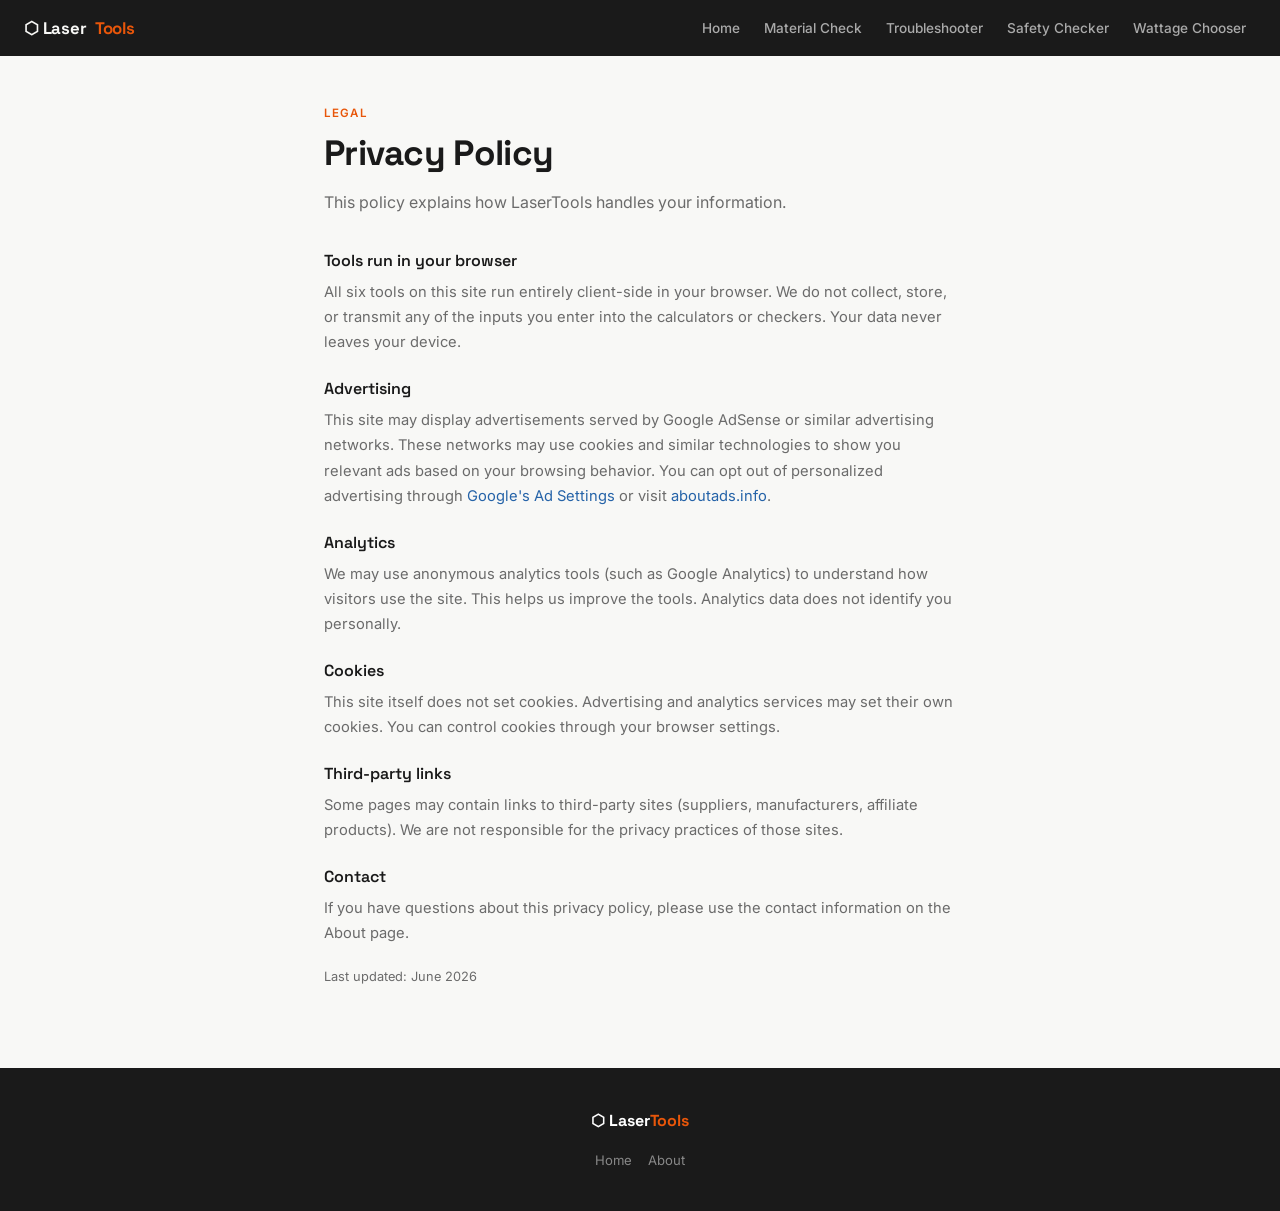
<file: privacy.html>
<!DOCTYPE html>
<html lang="en">
<head>
  <meta charset="UTF-8">
  <meta name="viewport" content="width=device-width, initial-scale=1.0">
  <title>Privacy Policy — LaserTools</title>
  <meta name="description" content="Privacy policy for LaserTools.">
  <link rel="stylesheet" href="css/style.css">
</head>
<body>

  <nav class="site-nav">
    <div class="nav-logo">⬡ Laser<span>Tools</span></div>
    <button class="nav-mobile-toggle" onclick="toggleNav()" aria-label="Toggle menu">☰</button>
    <ul class="nav-links" id="navLinks">
      <li><a href="index.html">Home</a></li>
      <li><a href="diode-laser-materials.html">Material Check</a></li>
      <li><a href="laser-settings-troubleshooter.html">Troubleshooter</a></li>
      <li><a href="laser-material-safety-checker.html">Safety Checker</a></li>
      <li><a href="laser-wattage-chooser.html">Wattage Chooser</a></li>
    </ul>
  </nav>

  <main class="page-wrap" style="max-width:680px;">
    <p class="page-eyebrow">Legal</p>
    <h1>Privacy Policy</h1>
    <p class="page-intro">This policy explains how LaserTools handles your information.</p>

    <div style="font-size:0.92rem;line-height:1.7;color:var(--text-muted);display:flex;flex-direction:column;gap:20px;">

      <div>
        <h2 style="font-family:var(--font-head);font-size:1rem;font-weight:600;color:var(--text);margin-bottom:6px;">Tools run in your browser</h2>
        <p>All six tools on this site run entirely client-side in your browser. We do not collect, store, or transmit any of the inputs you enter into the calculators or checkers. Your data never leaves your device.</p>
      </div>

      <div>
        <h2 style="font-family:var(--font-head);font-size:1rem;font-weight:600;color:var(--text);margin-bottom:6px;">Advertising</h2>
        <p>This site may display advertisements served by Google AdSense or similar advertising networks. These networks may use cookies and similar technologies to show you relevant ads based on your browsing behavior. You can opt out of personalized advertising through <a href="https://www.google.com/settings/ads" target="_blank" rel="noopener">Google's Ad Settings</a> or visit <a href="https://www.aboutads.info" target="_blank" rel="noopener">aboutads.info</a>.</p>
      </div>

      <div>
        <h2 style="font-family:var(--font-head);font-size:1rem;font-weight:600;color:var(--text);margin-bottom:6px;">Analytics</h2>
        <p>We may use anonymous analytics tools (such as Google Analytics) to understand how visitors use the site. This helps us improve the tools. Analytics data does not identify you personally.</p>
      </div>

      <div>
        <h2 style="font-family:var(--font-head);font-size:1rem;font-weight:600;color:var(--text);margin-bottom:6px;">Cookies</h2>
        <p>This site itself does not set cookies. Advertising and analytics services may set their own cookies. You can control cookies through your browser settings.</p>
      </div>

      <div>
        <h2 style="font-family:var(--font-head);font-size:1rem;font-weight:600;color:var(--text);margin-bottom:6px;">Third-party links</h2>
        <p>Some pages may contain links to third-party sites (suppliers, manufacturers, affiliate products). We are not responsible for the privacy practices of those sites.</p>
      </div>

      <div>
        <h2 style="font-family:var(--font-head);font-size:1rem;font-weight:600;color:var(--text);margin-bottom:6px;">Contact</h2>
        <p>If you have questions about this privacy policy, please use the contact information on the About page.</p>
      </div>

      <p style="font-size:0.8rem;">Last updated: June 2026</p>
    </div>
  </main>

  <footer class="site-footer">
    <div class="footer-inner">
      <div class="footer-logo">⬡ Laser<span>Tools</span></div>
      <nav class="footer-links">
        <a href="index.html">Home</a>
        <a href="about.html">About</a>
      </nav>
    </div>
  </footer>

  <script>
    function toggleNav() {
      document.getElementById('navLinks').classList.toggle('open');
    }
  </script>
</body>
</html>
</file>
<file: css/style.css>
/* ============================================
   LASER TOOLS — Shared Stylesheet
   ============================================ */

@import url('https://fonts.googleapis.com/css2?family=Space+Grotesk:wght@400;500;600;700&family=Inter:wght@400;500;600&display=swap');

/* --- Tokens --- */
:root {
  --bg:          #F8F8F6;
  --bg-card:     #EEEDE9;
  --bg-dark:     #1A1A1A;
  --text:        #1A1A1A;
  --text-muted:  #6B6B6B;
  --text-light:  #F8F8F6;
  --orange:      #E8560A;
  --orange-light:#FEF0E8;
  --blue:        #2563A8;
  --blue-light:  #EBF2FB;
  --amber:       #D97706;
  --amber-light: #FFFBEB;
  --green:       #16A34A;
  --green-light: #F0FDF4;
  --red:         #DC2626;
  --red-light:   #FEF2F2;
  --border:      #DDDCD8;
  --radius:      8px;
  --radius-lg:   14px;
  --shadow:      0 1px 3px rgba(0,0,0,0.08), 0 1px 2px rgba(0,0,0,0.06);
  --shadow-md:   0 4px 12px rgba(0,0,0,0.10);
  --font-head:   'Space Grotesk', sans-serif;
  --font-body:   'Inter', sans-serif;
}

/* --- Reset --- */
*, *::before, *::after { box-sizing: border-box; margin: 0; padding: 0; }
html { scroll-behavior: smooth; }
body {
  background: var(--bg);
  color: var(--text);
  font-family: var(--font-body);
  font-size: 16px;
  line-height: 1.6;
  -webkit-font-smoothing: antialiased;
}
img { max-width: 100%; display: block; }
a { color: var(--blue); text-decoration: none; }
a:hover { text-decoration: underline; }

/* --- Nav --- */
.site-nav {
  background: var(--bg-dark);
  padding: 0 24px;
  display: flex;
  align-items: center;
  justify-content: space-between;
  height: 56px;
  position: sticky;
  top: 0;
  z-index: 100;
}
.site-nav .nav-logo {
  font-family: var(--font-head);
  font-weight: 700;
  font-size: 1.05rem;
  color: var(--text-light);
  letter-spacing: -0.01em;
  display: flex;
  align-items: center;
  gap: 8px;
}
.site-nav .nav-logo span {
  color: var(--orange);
}
.nav-links {
  display: flex;
  gap: 4px;
  list-style: none;
}
.nav-links a {
  color: #AAAAAA;
  font-size: 0.85rem;
  font-family: var(--font-body);
  font-weight: 500;
  padding: 6px 10px;
  border-radius: 6px;
  transition: color 0.15s, background 0.15s;
}
.nav-links a:hover {
  color: var(--text-light);
  background: rgba(255,255,255,0.08);
  text-decoration: none;
}
.nav-links a.active {
  color: var(--orange);
}
.nav-mobile-toggle {
  display: none;
  background: none;
  border: none;
  color: #AAAAAA;
  cursor: pointer;
  font-size: 1.4rem;
  padding: 4px;
}

/* --- Laser beam animation (homepage hero only) --- */
.laser-beam {
  height: 2px;
  background: var(--orange);
  width: 0;
  animation: beam 1s cubic-bezier(0.4, 0, 0.2, 1) 0.3s forwards;
}
@keyframes beam {
  to { width: 100%; }
}
@media (prefers-reduced-motion: reduce) {
  .laser-beam { animation: none; width: 100%; }
}

/* --- Hero --- */
.hero {
  padding: 64px 24px 56px;
  max-width: 820px;
  margin: 0 auto;
}
.hero-eyebrow {
  font-family: var(--font-body);
  font-size: 0.75rem;
  font-weight: 600;
  letter-spacing: 0.12em;
  text-transform: uppercase;
  color: var(--orange);
  margin-bottom: 16px;
}
.hero h1 {
  font-family: var(--font-head);
  font-size: clamp(2rem, 5vw, 3rem);
  font-weight: 700;
  line-height: 1.15;
  letter-spacing: -0.02em;
  color: var(--text);
  margin-bottom: 20px;
}
.hero p {
  font-size: 1.1rem;
  color: var(--text-muted);
  max-width: 600px;
  margin-bottom: 8px;
}
.hero .disclaimer-small {
  font-size: 0.8rem;
  color: var(--text-muted);
  margin-top: 16px;
  padding: 10px 14px;
  background: var(--bg-card);
  border-left: 3px solid var(--border);
  border-radius: 0 var(--radius) var(--radius) 0;
}

/* --- Tool Cards Grid --- */
.tools-grid {
  max-width: 900px;
  margin: 0 auto;
  padding: 0 24px 80px;
  display: grid;
  grid-template-columns: repeat(auto-fill, minmax(360px, 1fr));
  gap: 16px;
}
.tool-card {
  background: white;
  border: 1px solid var(--border);
  border-radius: var(--radius-lg);
  padding: 28px;
  display: flex;
  flex-direction: column;
  gap: 10px;
  box-shadow: var(--shadow);
  transition: box-shadow 0.2s, transform 0.2s;
  text-decoration: none;
  color: inherit;
}
.tool-card:hover {
  box-shadow: var(--shadow-md);
  transform: translateY(-2px);
  text-decoration: none;
}
.tool-card-icon {
  font-size: 1.6rem;
  margin-bottom: 4px;
}
.tool-card-label {
  font-size: 0.7rem;
  font-weight: 600;
  letter-spacing: 0.1em;
  text-transform: uppercase;
  color: var(--text-muted);
}
.tool-card h2 {
  font-family: var(--font-head);
  font-size: 1.1rem;
  font-weight: 600;
  letter-spacing: -0.01em;
  color: var(--text);
  line-height: 1.3;
}
.tool-card p {
  font-size: 0.9rem;
  color: var(--text-muted);
  line-height: 1.55;
}
.tool-card .card-cta {
  margin-top: 8px;
  font-size: 0.85rem;
  font-weight: 600;
  color: var(--orange);
  display: flex;
  align-items: center;
  gap: 4px;
}
.tool-card:hover .card-cta { gap: 8px; }
.tool-card.featured {
  border-color: var(--orange);
  border-width: 2px;
}

/* --- Page Layout (tool pages) --- */
.page-wrap {
  max-width: 780px;
  margin: 0 auto;
  padding: 48px 24px 80px;
}
.page-eyebrow {
  font-size: 0.72rem;
  font-weight: 600;
  letter-spacing: 0.1em;
  text-transform: uppercase;
  color: var(--orange);
  margin-bottom: 10px;
}
.page-wrap h1 {
  font-family: var(--font-head);
  font-size: clamp(1.6rem, 4vw, 2.2rem);
  font-weight: 700;
  letter-spacing: -0.02em;
  line-height: 1.2;
  margin-bottom: 14px;
}
.page-intro {
  font-size: 1rem;
  color: var(--text-muted);
  max-width: 640px;
  margin-bottom: 32px;
  line-height: 1.65;
}

/* --- Tool Form Card --- */
.tool-form-card {
  background: white;
  border: 1px solid var(--border);
  border-radius: var(--radius-lg);
  padding: 32px;
  box-shadow: var(--shadow);
  margin-bottom: 24px;
}
.form-grid {
  display: grid;
  grid-template-columns: 1fr 1fr;
  gap: 20px;
  margin-bottom: 24px;
}
.form-group {
  display: flex;
  flex-direction: column;
  gap: 6px;
}
.form-group.full-width {
  grid-column: 1 / -1;
}
.form-group label {
  font-size: 0.82rem;
  font-weight: 600;
  color: var(--text);
  letter-spacing: 0.01em;
}
.form-group select,
.form-group input[type="text"],
.form-group input[type="number"] {
  appearance: none;
  -webkit-appearance: none;
  background: var(--bg);
  border: 1px solid var(--border);
  border-radius: var(--radius);
  padding: 10px 14px;
  font-family: var(--font-body);
  font-size: 0.9rem;
  color: var(--text);
  width: 100%;
  transition: border-color 0.15s, box-shadow 0.15s;
  cursor: pointer;
  background-image: url("data:image/svg+xml,%3Csvg xmlns='http://www.w3.org/2000/svg' width='12' height='8' fill='none'%3E%3Cpath d='M1 1l5 5 5-5' stroke='%236B6B6B' stroke-width='1.5' stroke-linecap='round' stroke-linejoin='round'/%3E%3C/svg%3E");
  background-repeat: no-repeat;
  background-position: right 12px center;
  padding-right: 36px;
}
.form-group input[type="text"],
.form-group input[type="number"] {
  background-image: none;
  padding-right: 14px;
  cursor: text;
}
.form-group select:focus,
.form-group input:focus {
  outline: none;
  border-color: var(--blue);
  box-shadow: 0 0 0 3px rgba(37, 99, 168, 0.12);
}
.form-hint {
  font-size: 0.75rem;
  color: var(--text-muted);
}

/* --- Submit Button --- */
.btn-check {
  background: var(--orange);
  color: white;
  border: none;
  border-radius: var(--radius);
  padding: 13px 28px;
  font-family: var(--font-head);
  font-size: 0.95rem;
  font-weight: 600;
  cursor: pointer;
  transition: background 0.15s, transform 0.1s;
  letter-spacing: -0.01em;
}
.btn-check:hover { background: #CF4A06; }
.btn-check:active { transform: scale(0.98); }

/* --- Result Panel --- */
.result-panel {
  display: none;
  background: white;
  border: 1px solid var(--border);
  border-radius: var(--radius-lg);
  overflow: hidden;
  box-shadow: var(--shadow);
  margin-bottom: 24px;
}
.result-panel.visible { display: block; }
.result-header {
  padding: 24px 28px;
  border-bottom: 1px solid var(--border);
  display: flex;
  align-items: flex-start;
  gap: 16px;
}
.result-badge {
  display: inline-flex;
  align-items: center;
  gap: 6px;
  padding: 6px 14px;
  border-radius: 999px;
  font-size: 0.82rem;
  font-weight: 700;
  letter-spacing: 0.02em;
  white-space: nowrap;
  flex-shrink: 0;
}
.badge-good    { background: var(--green-light);  color: var(--green); }
.badge-possible{ background: var(--blue-light);   color: var(--blue);  }
.badge-difficult{ background: var(--amber-light); color: var(--amber); }
.badge-caution { background: var(--amber-light);  color: var(--amber); }
.badge-not-recommended { background: #FEF0E8; color: var(--orange); }
.badge-unsafe  { background: var(--red-light);    color: var(--red);   }

.result-header-text h3 {
  font-family: var(--font-head);
  font-size: 1.05rem;
  font-weight: 600;
  margin-bottom: 4px;
}
.result-header-text p {
  font-size: 0.9rem;
  color: var(--text-muted);
}

.result-body {
  padding: 24px 28px;
  display: flex;
  flex-direction: column;
  gap: 20px;
}
.result-section h4 {
  font-family: var(--font-head);
  font-size: 0.82rem;
  font-weight: 600;
  letter-spacing: 0.08em;
  text-transform: uppercase;
  color: var(--text-muted);
  margin-bottom: 6px;
}
.result-section p {
  font-size: 0.92rem;
  line-height: 1.6;
}

/* --- Callout boxes --- */
.callout {
  padding: 14px 18px;
  border-radius: var(--radius);
  font-size: 0.88rem;
  line-height: 1.55;
  display: flex;
  gap: 10px;
  align-items: flex-start;
}
.callout-icon { flex-shrink: 0; font-size: 1rem; }
.callout.warning {
  background: var(--amber-light);
  border: 1px solid #FDE68A;
  color: #92400E;
}
.callout.danger {
  background: var(--red-light);
  border: 1px solid #FECACA;
  color: #991B1B;
}
.callout.info {
  background: var(--blue-light);
  border: 1px solid #BFDBFE;
  color: #1E40AF;
}
.callout.tip {
  background: var(--green-light);
  border: 1px solid #BBF7D0;
  color: #166534;
}

/* --- Related links --- */
.related-links {
  display: flex;
  flex-wrap: wrap;
  gap: 8px;
  margin-top: 4px;
}
.related-link {
  display: inline-flex;
  align-items: center;
  gap: 5px;
  padding: 7px 14px;
  background: var(--bg-card);
  border: 1px solid var(--border);
  border-radius: 999px;
  font-size: 0.82rem;
  font-weight: 500;
  color: var(--text);
  transition: background 0.15s, border-color 0.15s;
}
.related-link:hover {
  background: var(--orange-light);
  border-color: var(--orange);
  color: var(--orange);
  text-decoration: none;
}

/* --- FAQ --- */
.faq-section {
  margin-top: 48px;
}
.faq-section h2 {
  font-family: var(--font-head);
  font-size: 1.3rem;
  font-weight: 700;
  letter-spacing: -0.01em;
  margin-bottom: 20px;
}
.faq-item {
  border-bottom: 1px solid var(--border);
  padding: 18px 0;
}
.faq-item:last-child { border-bottom: none; }
.faq-q {
  font-family: var(--font-head);
  font-size: 0.95rem;
  font-weight: 600;
  cursor: pointer;
  display: flex;
  justify-content: space-between;
  align-items: center;
  gap: 12px;
  user-select: none;
}
.faq-q::after {
  content: '+';
  color: var(--text-muted);
  font-size: 1.2rem;
  font-weight: 400;
  flex-shrink: 0;
  transition: transform 0.2s;
}
.faq-item.open .faq-q::after { transform: rotate(45deg); }
.faq-a {
  display: none;
  font-size: 0.9rem;
  color: var(--text-muted);
  line-height: 1.65;
  padding-top: 10px;
}
.faq-item.open .faq-a { display: block; }

/* --- Site-wide disclaimer bar --- */
.site-disclaimer {
  background: var(--bg-card);
  border-top: 1px solid var(--border);
  padding: 16px 24px;
  font-size: 0.78rem;
  color: var(--text-muted);
  text-align: center;
  line-height: 1.5;
}

/* --- Footer --- */
.site-footer {
  background: var(--bg-dark);
  color: #888;
  padding: 40px 24px;
  font-size: 0.82rem;
  text-align: center;
}
.site-footer .footer-inner {
  max-width: 780px;
  margin: 0 auto;
  display: flex;
  flex-direction: column;
  gap: 16px;
  align-items: center;
}
.site-footer .footer-logo {
  font-family: var(--font-head);
  font-weight: 700;
  font-size: 1rem;
  color: white;
}
.site-footer .footer-logo span { color: var(--orange); }
.footer-links {
  display: flex;
  flex-wrap: wrap;
  gap: 16px;
  justify-content: center;
}
.footer-links a { color: #888; transition: color 0.15s; }
.footer-links a:hover { color: white; text-decoration: none; }

/* --- Ad slot placeholders --- */
.ad-slot {
  background: var(--bg-card);
  border: 1px dashed var(--border);
  border-radius: var(--radius);
  padding: 20px;
  text-align: center;
  color: var(--text-muted);
  font-size: 0.75rem;
  letter-spacing: 0.05em;
  text-transform: uppercase;
  margin: 24px 0;
  min-height: 90px;
  display: flex;
  align-items: center;
  justify-content: center;
}

/* --- Responsive --- */
@media (max-width: 640px) {
  .form-grid { grid-template-columns: 1fr; }
  .tools-grid { grid-template-columns: 1fr; }
  .nav-links { display: none; }
  .nav-mobile-toggle { display: block; }
  .nav-links.open {
    display: flex;
    flex-direction: column;
    position: absolute;
    top: 56px;
    left: 0;
    right: 0;
    background: var(--bg-dark);
    padding: 12px 16px 20px;
    border-bottom: 1px solid #333;
  }
  .site-nav { position: relative; }
  .result-header { flex-direction: column; }
  .tool-form-card { padding: 20px; }
}
</file>
